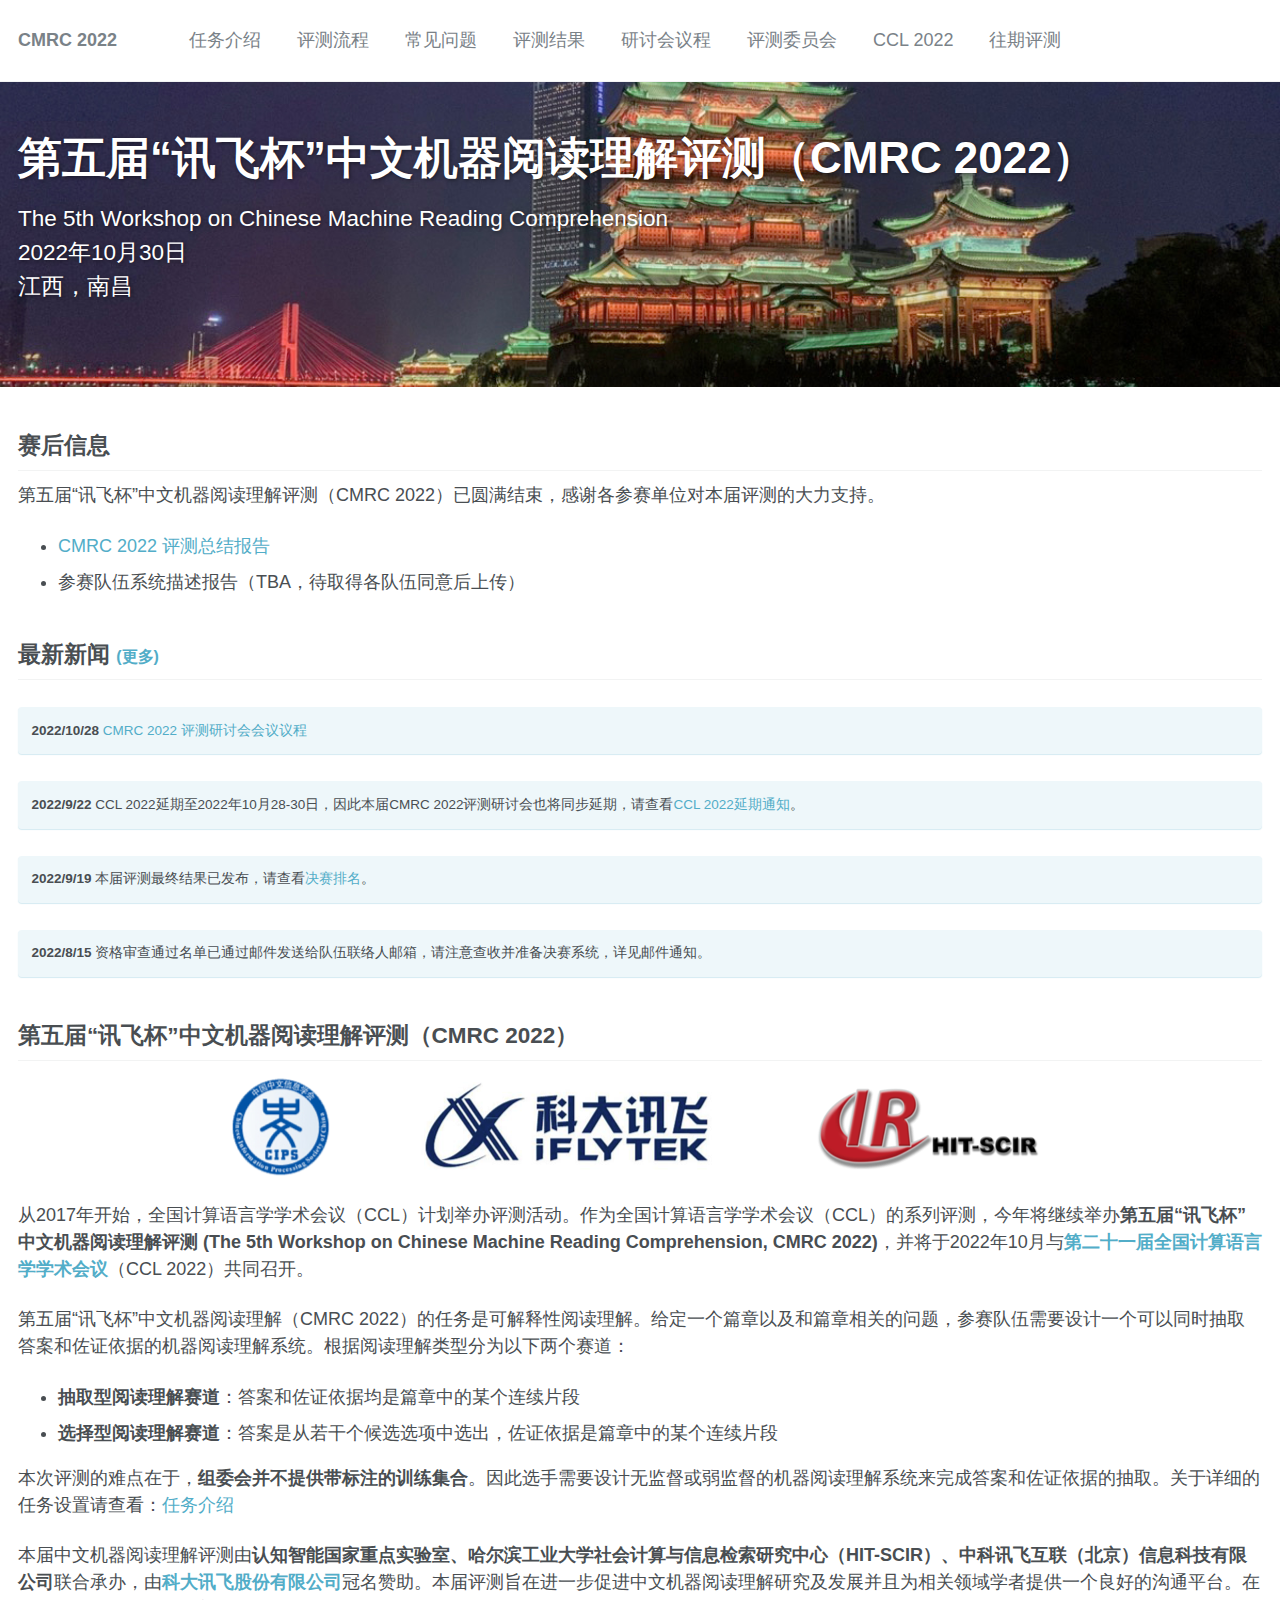
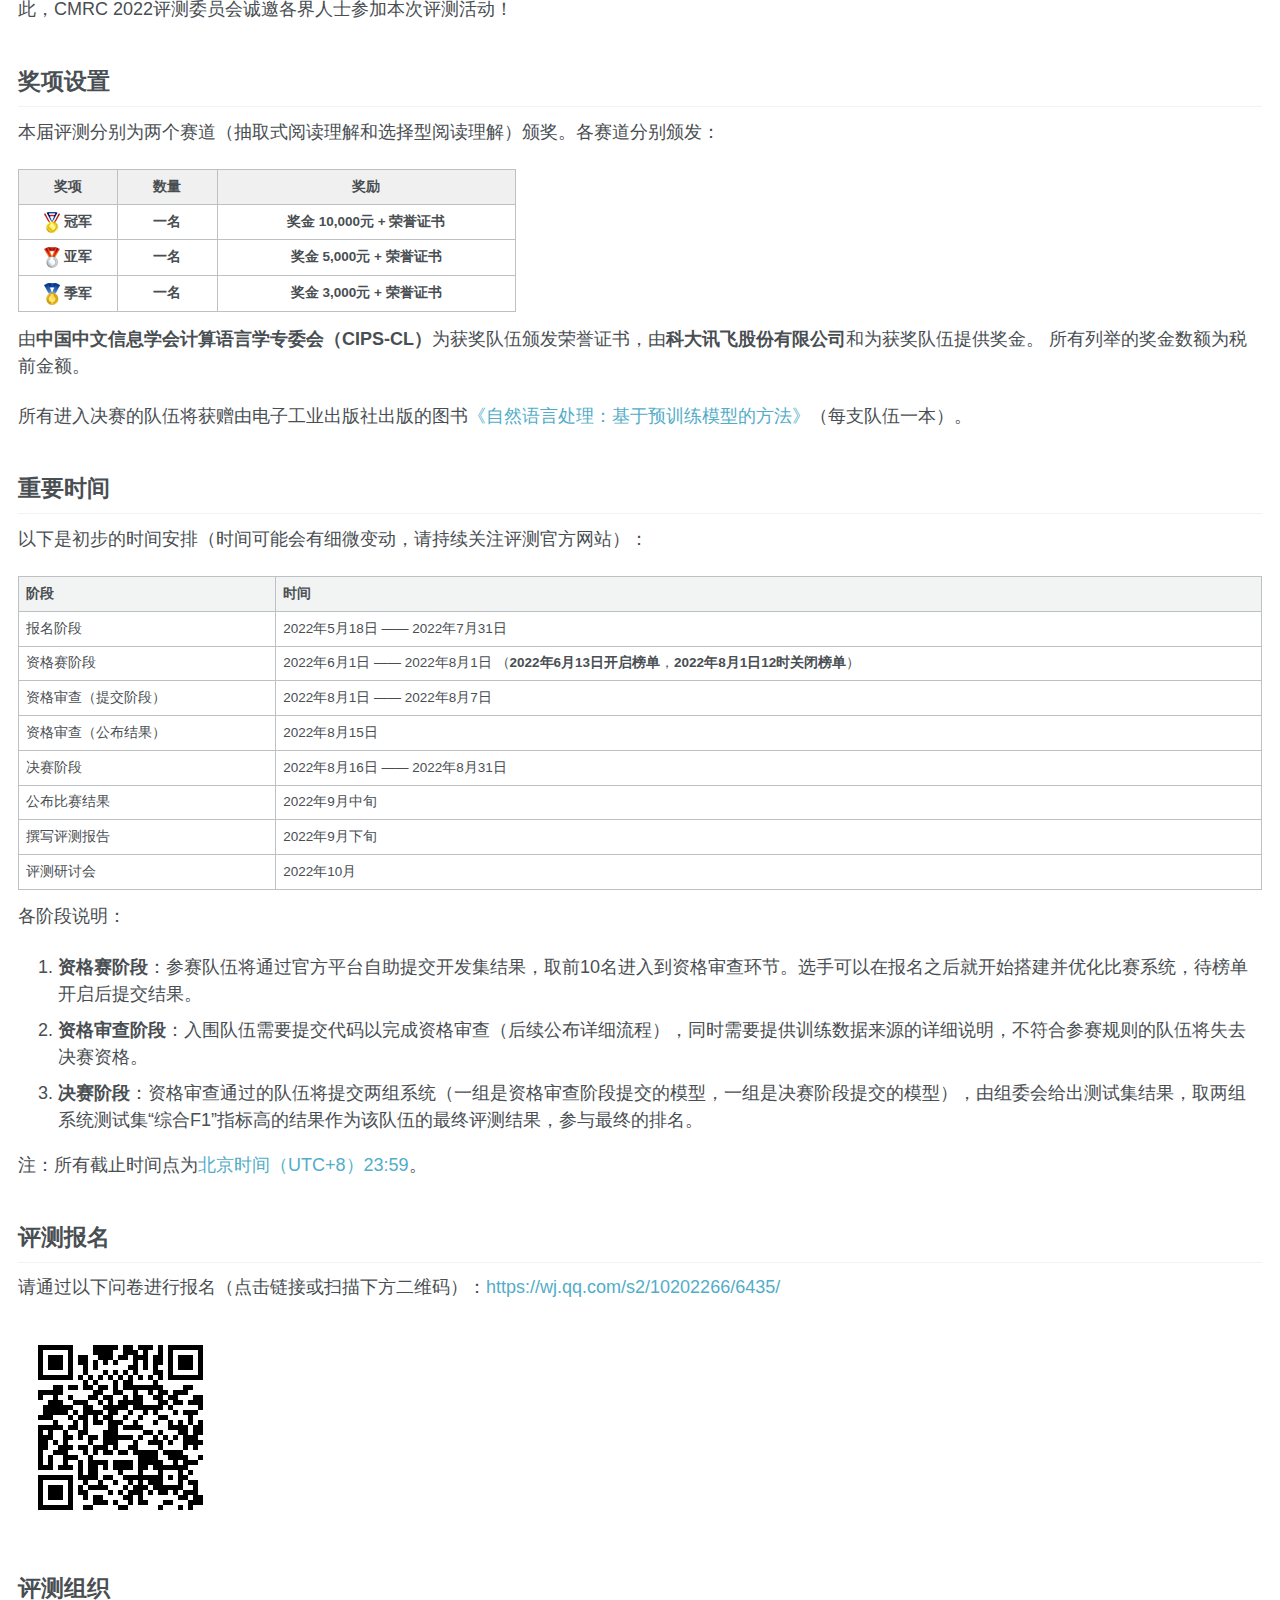
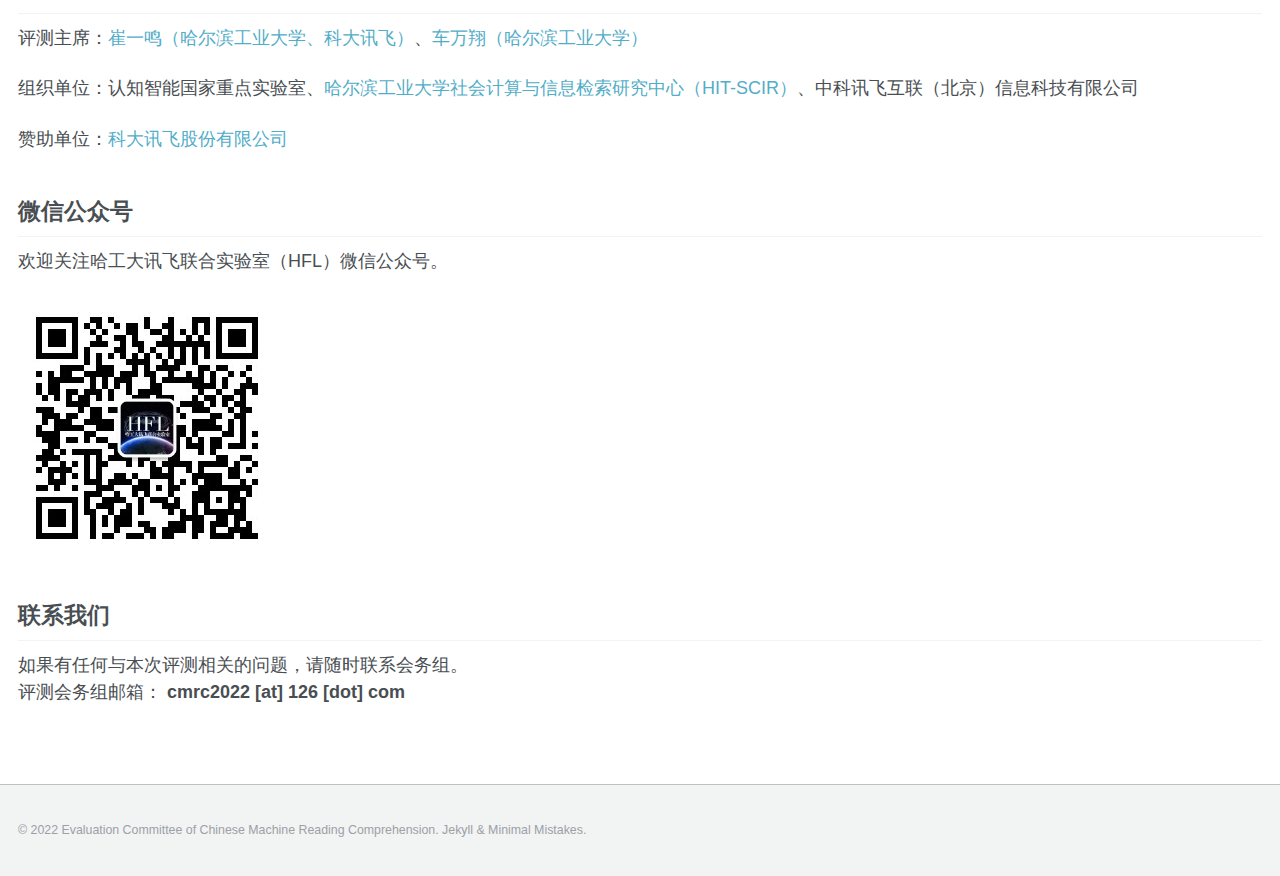
<file: index.html>
<!doctype html>
<html lang="zh" class="no-js">
  <head>
    

<meta charset="utf-8">



<!-- begin SEO -->









<title>第五届“讯飞杯”中文机器阅读理解评测（CMRC 2022） - CMRC 2022</title>







<meta property="og:locale" content="zh">
<meta property="og:site_name" content="CMRC 2022">
<meta property="og:title" content="第五届“讯飞杯”中文机器阅读理解评测（CMRC 2022）">


  <link rel="canonical" href="https://hfl-rc.github.io/cmrc2022/">
  <meta property="og:url" content="https://hfl-rc.github.io/cmrc2022/">



  <meta property="og:description" content="The 5th Workshop on Chinese Machine Reading Comprehension 2022年10月30日 江西，南昌">





  

  



  <meta property="og:image" content="https://hfl-rc.github.io/cmrc2022/images/cmrc2022-banner.jpg">








  <script type="application/ld+json">
    {
      "@context": "http://schema.org",
      "@type": "Organization",
      "url": "https://hfl-rc.github.io/cmrc2022",
      "logo": "https://hfl-rc.github.io/cmrc2022/images/"
    }
  </script>



  <script type="application/ld+json">
    {
      "@context" : "http://schema.org",
      "@type" : "Person",
      "name" : "Evaluation Committee of Chinese Machine Reading Comprehension",
      "url" : "https://hfl-rc.github.io/cmrc2022",
      "sameAs" : null
    }
  </script>






<!-- end SEO -->


<link href="https://hfl-rc.github.io/cmrc2022/feed.xml" type="application/atom+xml" rel="alternate" title="CMRC 2022 Feed">

<!-- http://t.co/dKP3o1e -->
<meta name="HandheldFriendly" content="True">
<meta name="MobileOptimized" content="320">
<meta name="viewport" content="width=device-width, initial-scale=1.0">

<script>
  document.documentElement.className = document.documentElement.className.replace(/\bno-js\b/g, '') + ' js ';
</script>

<!-- For all browsers -->
<link rel="stylesheet" href="https://hfl-rc.github.io/cmrc2022/assets/css/main.css">

<meta http-equiv="cleartype" content="on">
    <!-- start custom head snippets -->

<!-- insert favicons. use http://realfavicongenerator.net/ -->

<link rel="apple-touch-icon" sizes="57x57" href="https://hfl-rc.github.io/cmrc2022/images/apple-touch-icon-57x57.png">
<link rel="apple-touch-icon" sizes="60x60" href="https://hfl-rc.github.io/cmrc2022/images/apple-touch-icon-60x60.png">
<link rel="apple-touch-icon" sizes="72x72" href="https://hfl-rc.github.io/cmrc2022/images/apple-touch-icon-72x72.png">
<link rel="apple-touch-icon" sizes="76x76" href="https://hfl-rc.github.io/cmrc2022/images/apple-touch-icon-76x76.png">
<link rel="apple-touch-icon" sizes="114x114" href="https://hfl-rc.github.io/cmrc2022/images/apple-touch-icon-114x114.png">
<link rel="apple-touch-icon" sizes="120x120" href="https://hfl-rc.github.io/cmrc2022/images/apple-touch-icon-120x120.png">
<link rel="apple-touch-icon" sizes="144x144" href="https://hfl-rc.github.io/cmrc2022/images/apple-touch-icon-144x144.png">
<link rel="apple-touch-icon" sizes="152x152" href="https://hfl-rc.github.io/cmrc2022/images/apple-touch-icon-152x152.png">
<link rel="icon" type="image/png" href="https://hfl-rc.github.io/cmrc2022/images/favicon-32x32.png" sizes="32x32">
<link rel="icon" type="image/png" href="https://hfl-rc.github.io/cmrc2022/images/favicon-16x16.png" sizes="16x16">
<link rel="manifest" href="https://hfl-rc.github.io/cmrc2022/images/manifest.json">
<link rel="mask-icon" href="https://hfl-rc.github.io/cmrc2022/images/safari-pinned-tab.svg" color="#5bbad5">
<meta name="msapplication-TileColor" content="#2b5797">
<meta name="msapplication-TileImage" content="https://hfl-rc.github.io/cmrc2022/images/mstile-144x144.png">
<meta name="theme-color" content="#ffffff">

<!-- end custom head snippets -->

  </head>

  <body>

    <!--[if lt IE 9]>
<div class="notice--danger align-center" style="margin: 0;">You are using an <strong>outdated</strong> browser. Please <a href="http://browsehappy.com/">upgrade your browser</a> to improve your experience.</div>
<![endif]-->
    

<div class="masthead">
  <div class="masthead__inner-wrap">
    <div class="masthead__menu">
      <nav id="site-nav" class="greedy-nav">
        <button><div class="navicon"></div></button>
        <ul class="visible-links">
          <li class="masthead__menu-item masthead__menu-item--lg"><a href="https://hfl-rc.github.io/cmrc2022/">CMRC 2022</a></li>
          
            
            <li class="masthead__menu-item"><a href="https://hfl-rc.github.io/cmrc2022/task">任务介绍</a></li>
          
            
            <li class="masthead__menu-item"><a href="https://hfl-rc.github.io/cmrc2022/submission">评测流程</a></li>
          
            
            <li class="masthead__menu-item"><a href="https://hfl-rc.github.io/cmrc2022/faq">常见问题</a></li>
          
            
            <li class="masthead__menu-item"><a href="https://hfl-rc.github.io/cmrc2022/results">评测结果</a></li>
          
            
            <li class="masthead__menu-item"><a href="https://hfl-rc.github.io/cmrc2022/program">研讨会议程</a></li>
          
            
            <li class="masthead__menu-item"><a href="https://hfl-rc.github.io/cmrc2022/committee">评测委员会</a></li>
          
            
            <li class="masthead__menu-item"><a href="http://cips-cl.org/static/CCL2022/index.html">CCL 2022</a></li>
          
            
            <li class="masthead__menu-item"><a href="http://cmrc.hfl-rc.com">往期评测</a></li>
          
        </ul>
        <ul class="hidden-links hidden"></ul>
      </nav>
    </div>
  </div>
</div>


    


  









<div class="page__hero--overlay"
  style="background-color: #5e616c; background-image: url('https://hfl-rc.github.io/cmrc2022/images/cmrc2022-banner.jpg');"
>
  
    <div class="wrapper">
      <h1 class="page__title" itemprop="headline">
        
          第五届“讯飞杯”中文机器阅读理解评测（CMRC 2022）

        
      </h1>
      
        <p class="page__lead">The 5th Workshop on Chinese Machine Reading Comprehension <br />2022年10月30日 <br />江西，南昌
</p>
      
      
      
    </div>
  
  
    <span class="page__hero-caption">
</span>
  
</div>


<div id="main" role="main">
  <article class="splash" itemscope itemtype="http://schema.org/CreativeWork">
    <meta itemprop="headline" content="第五届“讯飞杯”中文机器阅读理解评测（CMRC 2022）">
    <meta itemprop="description" content="The 5th Workshop on Chinese Machine Reading Comprehension 2022年10月30日 江西，南昌">
    
    

    <section class="page__content" itemprop="text">
      <h2 id="赛后信息">赛后信息</h2>
<p>第五届“讯飞杯”中文机器阅读理解评测（CMRC 2022）已圆满结束，感谢各参赛单位对本届评测的大力支持。</p>

<ul>
  <li><a href="./res/cmrc2022_overview.pdf">CMRC 2022 评测总结报告</a></li>
  <li>参赛队伍系统描述报告（TBA，待取得各队伍同意后上传）</li>
</ul>

<h2>最新新闻 <font size="3"><a href="./news">(更多)</a></font></h2>
<p class="notice--info"><strong>2022/10/28</strong>  <a href="./program">CMRC 2022 评测研讨会会议议程</a></p>

<p class="notice--info"><strong>2022/9/22</strong>  CCL 2022延期至2022年10月28-30日，因此本届CMRC 2022评测研讨会也将同步延期，请查看<a href="http://www.cips-cl.org/static/CCL2022/cclProgram/delay/index.html">CCL 2022延期通知</a>。</p>

<p class="notice--info"><strong>2022/9/19</strong>  本届评测最终结果已发布，请查看<a href="./results">决赛排名</a>。</p>

<p class="notice--info"><strong>2022/8/15</strong>  资格审查通过名单已通过邮件发送给队伍联络人邮箱，请注意查收并准备决赛系统，详见邮件通知。</p>

<h2 id="第五届讯飞杯中文机器阅读理解评测cmrc-2022">第五届“讯飞杯”中文机器阅读理解评测（CMRC 2022）</h2>
<p><img src="./images/sponsor-small.png" alt="image-center" class="align-center" /></p>

<p>从2017年开始，全国计算语言学学术会议（CCL）计划举办评测活动。作为全国计算语言学学术会议（CCL）的系列评测，今年将继续举办<strong>第五届“讯飞杯”中文机器阅读理解评测 (The 5th Workshop on Chinese Machine Reading Comprehension, CMRC 2022)</strong>，并将于2022年10月与<strong><a href="http://cips-cl.org/static/CCL2022/index.html">第二十一届全国计算语言学学术会议</a></strong>（CCL 2022）共同召开。</p>

<p>第五届“讯飞杯”中文机器阅读理解（CMRC 2022）的任务是可解释性阅读理解。给定一个篇章以及和篇章相关的问题，参赛队伍需要设计一个可以同时抽取答案和佐证依据的机器阅读理解系统。根据阅读理解类型分为以下两个赛道：</p>

<ul>
  <li><strong>抽取型阅读理解赛道</strong>：答案和佐证依据均是篇章中的某个连续片段</li>
  <li><strong>选择型阅读理解赛道</strong>：答案是从若干个候选选项中选出，佐证依据是篇章中的某个连续片段</li>
</ul>

<p>本次评测的难点在于，<strong>组委会并不提供带标注的训练集合</strong>。因此选手需要设计无监督或弱监督的机器阅读理解系统来完成答案和佐证依据的抽取。关于详细的任务设置请查看：<a href="./task">任务介绍</a></p>

<p>本届中文机器阅读理解评测由<strong>认知智能国家重点实验室、哈尔滨工业大学社会计算与信息检索研究中心（HIT-SCIR）、中科讯飞互联（北京）信息科技有限公司</strong>联合承办，由<strong><a href="http://www.iflytek.com">科大讯飞股份有限公司</a></strong>冠名赞助。本届评测旨在进一步促进中文机器阅读理解研究及发展并且为相关领域学者提供一个良好的沟通平台。在此，CMRC 2022评测委员会诚邀各界人士参加本次评测活动！</p>

<h2 id="奖项设置">奖项设置</h2>
<p>本届评测分别为两个赛道（抽取式阅读理解和选择型阅读理解）颁奖。各赛道分别颁发：</p>

<table style="width: 40%">
	<tbody>
		<tr style="background-color: #F0F0F0">
			<td style="width: 20%;" align="center"><b>奖项</b></td>
			<td style="width: 20%;" align="center"><b>数量</b></td>
			<td style="width: 60%;" align="center"><b>奖励</b></td>
		</tr>
		<tr>
			<td style="width: 20%;" align="center"><img src="./images/gold.png" alt="gold" /> <b>冠军</b></td>
			<td style="width: 20%;" align="center"><b>一名</b></td>
			<td style="width: 60%;" align="center"><b> 奖金 10,000元 + 荣誉证书</b></td>
		</tr>
		<tr>
			<td style="width: 20%;" align="center"><img src="./images/silver.png" alt="silver" /> <b>亚军</b></td>
			<td style="width: 20%;" align="center"><b>一名</b></td>
			<td style="width: 60%;" align="center"><b>奖金 5,000元 + 荣誉证书</b></td>
		</tr>
		<tr>
			<td style="width: 20%;" align="center"><img src="./images/bronze.png" alt="bronze" /> <b>季军</b></td>
			<td style="width: 20%;" align="center"><b>一名</b></td>
			<td style="width: 60%;" align="center"><b>奖金 3,000元 + 荣誉证书</b></td>
		</tr>     
	</tbody>
</table>

<p>由<strong>中国中文信息学会计算语言学专委会（CIPS-CL）</strong>为获奖队伍颁发荣誉证书，由<strong>科大讯飞股份有限公司</strong>和为获奖队伍提供奖金。
所有列举的奖金数额为税前金额。</p>

<p>所有进入决赛的队伍将获赠由电子工业出版社出版的图书<a href="https://mp.weixin.qq.com/s?__biz=MzU2NDQ3MTQ0MA==&amp;mid=2247487140&amp;idx=1&amp;sn=937d5557d247335014eb7d113ebb1c24&amp;chksm=fc4b3d5bcb3cb44d7161a40bcacbaf2adcba101df58b1e650bb4364b5196bb4733b00ecb35f6&amp;scene=21&amp;token=1617911012&amp;lang=zh_CN#wechat_redirect">《自然语言处理：基于预训练模型的方法》</a>（每支队伍一本）。</p>

<h2 id="重要时间">重要时间</h2>

<p>以下是初步的时间安排（时间可能会有细微变动，请持续关注评测官方网站）：</p>

<table>
  <thead>
    <tr>
      <th style="text-align: left">阶段</th>
      <th style="text-align: left">时间</th>
    </tr>
  </thead>
  <tbody>
    <tr>
      <td style="text-align: left">报名阶段</td>
      <td style="text-align: left">2022年5月18日 —— 2022年7月31日</td>
    </tr>
    <tr>
      <td style="text-align: left">资格赛阶段</td>
      <td style="text-align: left">2022年6月1日 —— 2022年8月1日 （<strong>2022年6月13日开启榜单</strong>，<strong>2022年8月1日12时关闭榜单</strong>）</td>
    </tr>
    <tr>
      <td style="text-align: left">资格审查（提交阶段）</td>
      <td style="text-align: left">2022年8月1日 —— 2022年8月7日</td>
    </tr>
    <tr>
      <td style="text-align: left">资格审查（公布结果）</td>
      <td style="text-align: left">2022年8月15日</td>
    </tr>
    <tr>
      <td style="text-align: left">决赛阶段</td>
      <td style="text-align: left">2022年8月16日 —— 2022年8月31日</td>
    </tr>
    <tr>
      <td style="text-align: left">公布比赛结果</td>
      <td style="text-align: left">2022年9月中旬</td>
    </tr>
    <tr>
      <td style="text-align: left">撰写评测报告</td>
      <td style="text-align: left">2022年9月下旬</td>
    </tr>
    <tr>
      <td style="text-align: left">评测研讨会</td>
      <td style="text-align: left">2022年10月</td>
    </tr>
  </tbody>
</table>

<p>各阶段说明：</p>

<ol>
  <li><strong>资格赛阶段</strong>：参赛队伍将通过官方平台自助提交开发集结果，取前10名进入到资格审查环节。选手可以在报名之后就开始搭建并优化比赛系统，待榜单开启后提交结果。</li>
  <li><strong>资格审查阶段</strong>：入围队伍需要提交代码以完成资格审查（后续公布详细流程），同时需要提供训练数据来源的详细说明，不符合参赛规则的队伍将失去决赛资格。</li>
  <li><strong>决赛阶段</strong>：资格审查通过的队伍将提交两组系统（一组是资格审查阶段提交的模型，一组是决赛阶段提交的模型），由组委会给出测试集结果，取两组系统测试集“综合F1”指标高的结果作为该队伍的最终评测结果，参与最终的排名。</li>
</ol>

<p>注：所有截止时间点为<a href="https://time.is/UTC+8">北京时间（UTC+8）23:59</a>。<br /></p>

<h2 id="评测报名">评测报名</h2>
<p>请通过以下问卷进行报名（点击链接或扫描下方二维码）：<a href="https://wj.qq.com/s2/10202266/6435/">https://wj.qq.com/s2/10202266/6435/</a></p>

<p><img src="./images/registration.png" alt="qrcode.jpg" /></p>

<h2 id="评测组织">评测组织</h2>

<p>评测主席：<a href="https://ymcui.com">崔一鸣（哈尔滨工业大学、科大讯飞）</a>、<a href="http://ir.hit.edu.cn/~car/">车万翔（哈尔滨工业大学）</a></p>

<p>组织单位：认知智能国家重点实验室、<a href="http://ir.hit.edu.cn">哈尔滨工业大学社会计算与信息检索研究中心（HIT-SCIR）</a>、中科讯飞互联（北京）信息科技有限公司</p>

<p>赞助单位：<a href="http://www.iflytek.com">科大讯飞股份有限公司</a></p>

<h2 id="微信公众号">微信公众号</h2>
<p>欢迎关注哈工大讯飞联合实验室（HFL）微信公众号。</p>

<p><img src="./images/qrcode.jpg" alt="qrcode.jpg" /></p>

<h2 id="联系我们">联系我们</h2>
<p>如果有任何与本次评测相关的问题，请随时联系会务组。<br />
评测会务组邮箱： <strong>cmrc2022 [at] 126 [dot] com</strong></p>


    </section>
  </article>
</div>

    <div class="page__footer">
      <footer>
        <!-- start custom footer snippets -->

<!-- end custom footer snippets -->
        

<div class="page__footer-follow">
  <ul class="social-icons">
    
    
    
    
    
    
    <!--<li><a href="https://hfl-rc.github.io/cmrc2022/feed.xml"><i class="fa fa-fw fa-rss-square" aria-hidden="true"></i> </a></li>-->
  </ul>
</div>

<div class="page__footer-copyright">&copy; 2022 Evaluation Committee of Chinese Machine Reading Comprehension.  <a href="http://jekyllrb.com" rel="nofollow">Jekyll</a> &amp; <a href="https://mademistakes.com/work/minimal-mistakes-jekyll-theme/" rel="nofollow">Minimal Mistakes</a>.</div>

      </footer>
    </div>

    <script src="https://hfl-rc.github.io/cmrc2022/assets/js/main.min.js"></script>








  </body>
</html>
</file>
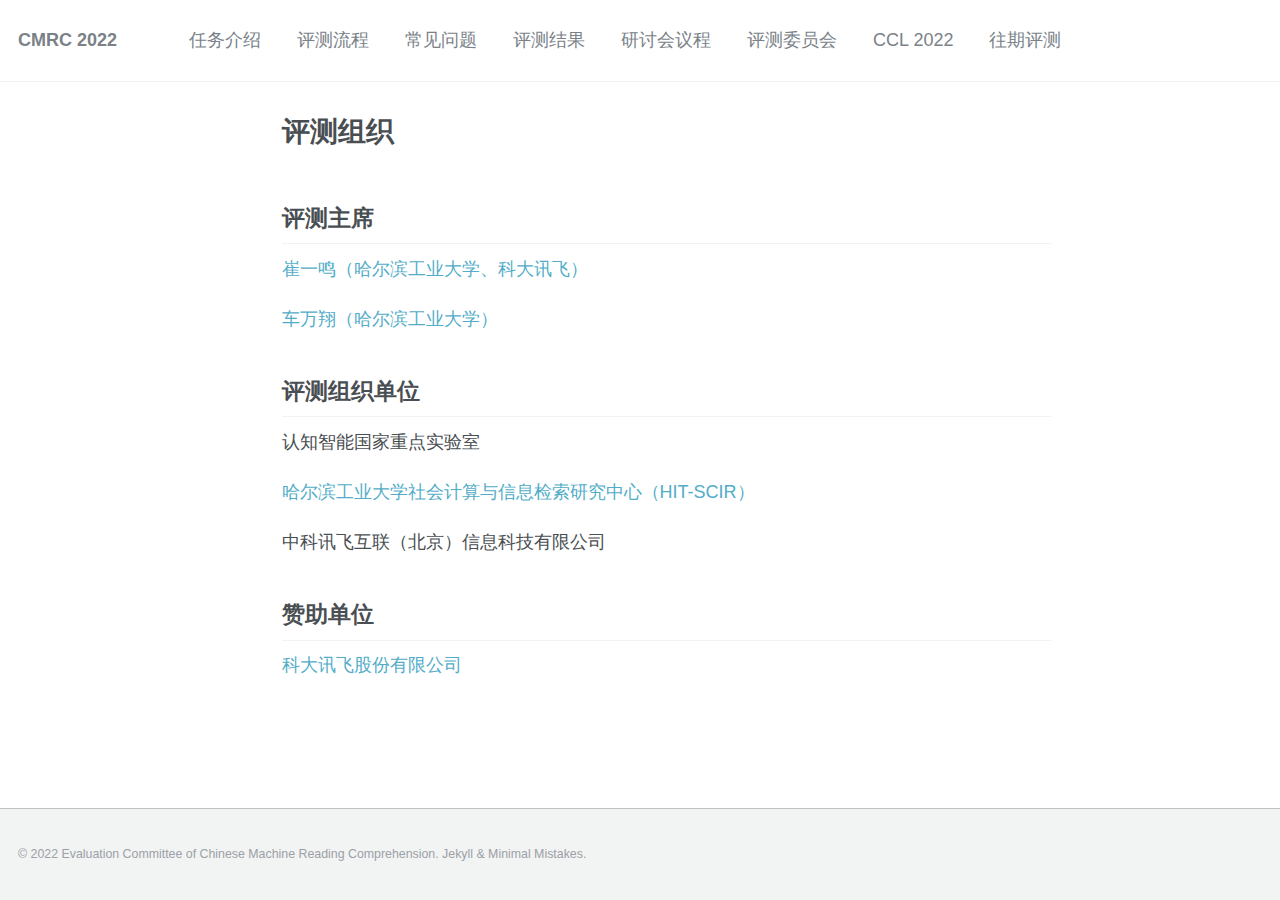
<file: committee/index.html>
<!doctype html>
<html lang="zh" class="no-js">
  <head>
    

<meta charset="utf-8">



<!-- begin SEO -->









<title>评测组织 - CMRC 2022</title>







<meta property="og:locale" content="zh">
<meta property="og:site_name" content="CMRC 2022">
<meta property="og:title" content="评测组织">


  <link rel="canonical" href="https://hfl-rc.github.io/cmrc2022/committee/">
  <meta property="og:url" content="https://hfl-rc.github.io/cmrc2022/committee/">







  

  










  <script type="application/ld+json">
    {
      "@context": "http://schema.org",
      "@type": "Organization",
      "url": "https://hfl-rc.github.io/cmrc2022",
      "logo": "https://hfl-rc.github.io/cmrc2022/images/"
    }
  </script>



  <script type="application/ld+json">
    {
      "@context" : "http://schema.org",
      "@type" : "Person",
      "name" : "Evaluation Committee of Chinese Machine Reading Comprehension",
      "url" : "https://hfl-rc.github.io/cmrc2022",
      "sameAs" : null
    }
  </script>






<!-- end SEO -->


<link href="https://hfl-rc.github.io/cmrc2022/feed.xml" type="application/atom+xml" rel="alternate" title="CMRC 2022 Feed">

<!-- http://t.co/dKP3o1e -->
<meta name="HandheldFriendly" content="True">
<meta name="MobileOptimized" content="320">
<meta name="viewport" content="width=device-width, initial-scale=1.0">

<script>
  document.documentElement.className = document.documentElement.className.replace(/\bno-js\b/g, '') + ' js ';
</script>

<!-- For all browsers -->
<link rel="stylesheet" href="https://hfl-rc.github.io/cmrc2022/assets/css/main.css">

<meta http-equiv="cleartype" content="on">
    <!-- start custom head snippets -->

<!-- insert favicons. use http://realfavicongenerator.net/ -->

<link rel="apple-touch-icon" sizes="57x57" href="https://hfl-rc.github.io/cmrc2022/images/apple-touch-icon-57x57.png">
<link rel="apple-touch-icon" sizes="60x60" href="https://hfl-rc.github.io/cmrc2022/images/apple-touch-icon-60x60.png">
<link rel="apple-touch-icon" sizes="72x72" href="https://hfl-rc.github.io/cmrc2022/images/apple-touch-icon-72x72.png">
<link rel="apple-touch-icon" sizes="76x76" href="https://hfl-rc.github.io/cmrc2022/images/apple-touch-icon-76x76.png">
<link rel="apple-touch-icon" sizes="114x114" href="https://hfl-rc.github.io/cmrc2022/images/apple-touch-icon-114x114.png">
<link rel="apple-touch-icon" sizes="120x120" href="https://hfl-rc.github.io/cmrc2022/images/apple-touch-icon-120x120.png">
<link rel="apple-touch-icon" sizes="144x144" href="https://hfl-rc.github.io/cmrc2022/images/apple-touch-icon-144x144.png">
<link rel="apple-touch-icon" sizes="152x152" href="https://hfl-rc.github.io/cmrc2022/images/apple-touch-icon-152x152.png">
<link rel="icon" type="image/png" href="https://hfl-rc.github.io/cmrc2022/images/favicon-32x32.png" sizes="32x32">
<link rel="icon" type="image/png" href="https://hfl-rc.github.io/cmrc2022/images/favicon-16x16.png" sizes="16x16">
<link rel="manifest" href="https://hfl-rc.github.io/cmrc2022/images/manifest.json">
<link rel="mask-icon" href="https://hfl-rc.github.io/cmrc2022/images/safari-pinned-tab.svg" color="#5bbad5">
<meta name="msapplication-TileColor" content="#2b5797">
<meta name="msapplication-TileImage" content="https://hfl-rc.github.io/cmrc2022/images/mstile-144x144.png">
<meta name="theme-color" content="#ffffff">

<!-- end custom head snippets -->

  </head>

  <body>

    <!--[if lt IE 9]>
<div class="notice--danger align-center" style="margin: 0;">You are using an <strong>outdated</strong> browser. Please <a href="http://browsehappy.com/">upgrade your browser</a> to improve your experience.</div>
<![endif]-->
    

<div class="masthead">
  <div class="masthead__inner-wrap">
    <div class="masthead__menu">
      <nav id="site-nav" class="greedy-nav">
        <button><div class="navicon"></div></button>
        <ul class="visible-links">
          <li class="masthead__menu-item masthead__menu-item--lg"><a href="https://hfl-rc.github.io/cmrc2022/">CMRC 2022</a></li>
          
            
            <li class="masthead__menu-item"><a href="https://hfl-rc.github.io/cmrc2022/task">任务介绍</a></li>
          
            
            <li class="masthead__menu-item"><a href="https://hfl-rc.github.io/cmrc2022/submission">评测流程</a></li>
          
            
            <li class="masthead__menu-item"><a href="https://hfl-rc.github.io/cmrc2022/faq">常见问题</a></li>
          
            
            <li class="masthead__menu-item"><a href="https://hfl-rc.github.io/cmrc2022/results">评测结果</a></li>
          
            
            <li class="masthead__menu-item"><a href="https://hfl-rc.github.io/cmrc2022/program">研讨会议程</a></li>
          
            
            <li class="masthead__menu-item"><a href="https://hfl-rc.github.io/cmrc2022/committee">评测委员会</a></li>
          
            
            <li class="masthead__menu-item"><a href="http://cips-cl.org/static/CCL2022/index.html">CCL 2022</a></li>
          
            
            <li class="masthead__menu-item"><a href="http://cmrc.hfl-rc.com">往期评测</a></li>
          
        </ul>
        <ul class="hidden-links hidden"></ul>
      </nav>
    </div>
  </div>
</div>


    





<div id="main" role="main">
  


  <div class="sidebar sticky">
  
  
    
    
  
  </div>


  <article class="page" itemscope itemtype="http://schema.org/CreativeWork">
    <meta itemprop="headline" content="评测组织">
    
    
    

    <div class="page__inner-wrap">
      
        <header>
          <h1 class="page__title" itemprop="headline">评测组织
</h1>
          
        </header>
      

      <section class="page__content" itemprop="text">
        
<h2 id="评测主席">评测主席</h2>

<p><a href="https://ymcui.com">崔一鸣（哈尔滨工业大学、科大讯飞）</a></p>

<p><a href="http://ir.hit.edu.cn/~car/">车万翔（哈尔滨工业大学）</a></p>

<h2 id="评测组织单位">评测组织单位</h2>

<p>认知智能国家重点实验室</p>

<p><a href="http://ir.hit.edu.cn">哈尔滨工业大学社会计算与信息检索研究中心（HIT-SCIR）</a></p>

<p>中科讯飞互联（北京）信息科技有限公司</p>

<h2 id="赞助单位">赞助单位</h2>

<p><a href="http://www.iflytek.com">科大讯飞股份有限公司</a></p>


        
      </section>

      <footer class="page__meta">
        
        




        
      </footer>

      

      


    </div>

    
  </article>

  
  
</div>

    <div class="page__footer">
      <footer>
        <!-- start custom footer snippets -->

<!-- end custom footer snippets -->
        

<div class="page__footer-follow">
  <ul class="social-icons">
    
    
    
    
    
    
    <!--<li><a href="https://hfl-rc.github.io/cmrc2022/feed.xml"><i class="fa fa-fw fa-rss-square" aria-hidden="true"></i> </a></li>-->
  </ul>
</div>

<div class="page__footer-copyright">&copy; 2022 Evaluation Committee of Chinese Machine Reading Comprehension.  <a href="http://jekyllrb.com" rel="nofollow">Jekyll</a> &amp; <a href="https://mademistakes.com/work/minimal-mistakes-jekyll-theme/" rel="nofollow">Minimal Mistakes</a>.</div>

      </footer>
    </div>

    <script src="https://hfl-rc.github.io/cmrc2022/assets/js/main.min.js"></script>








  </body>
</html>
</file>
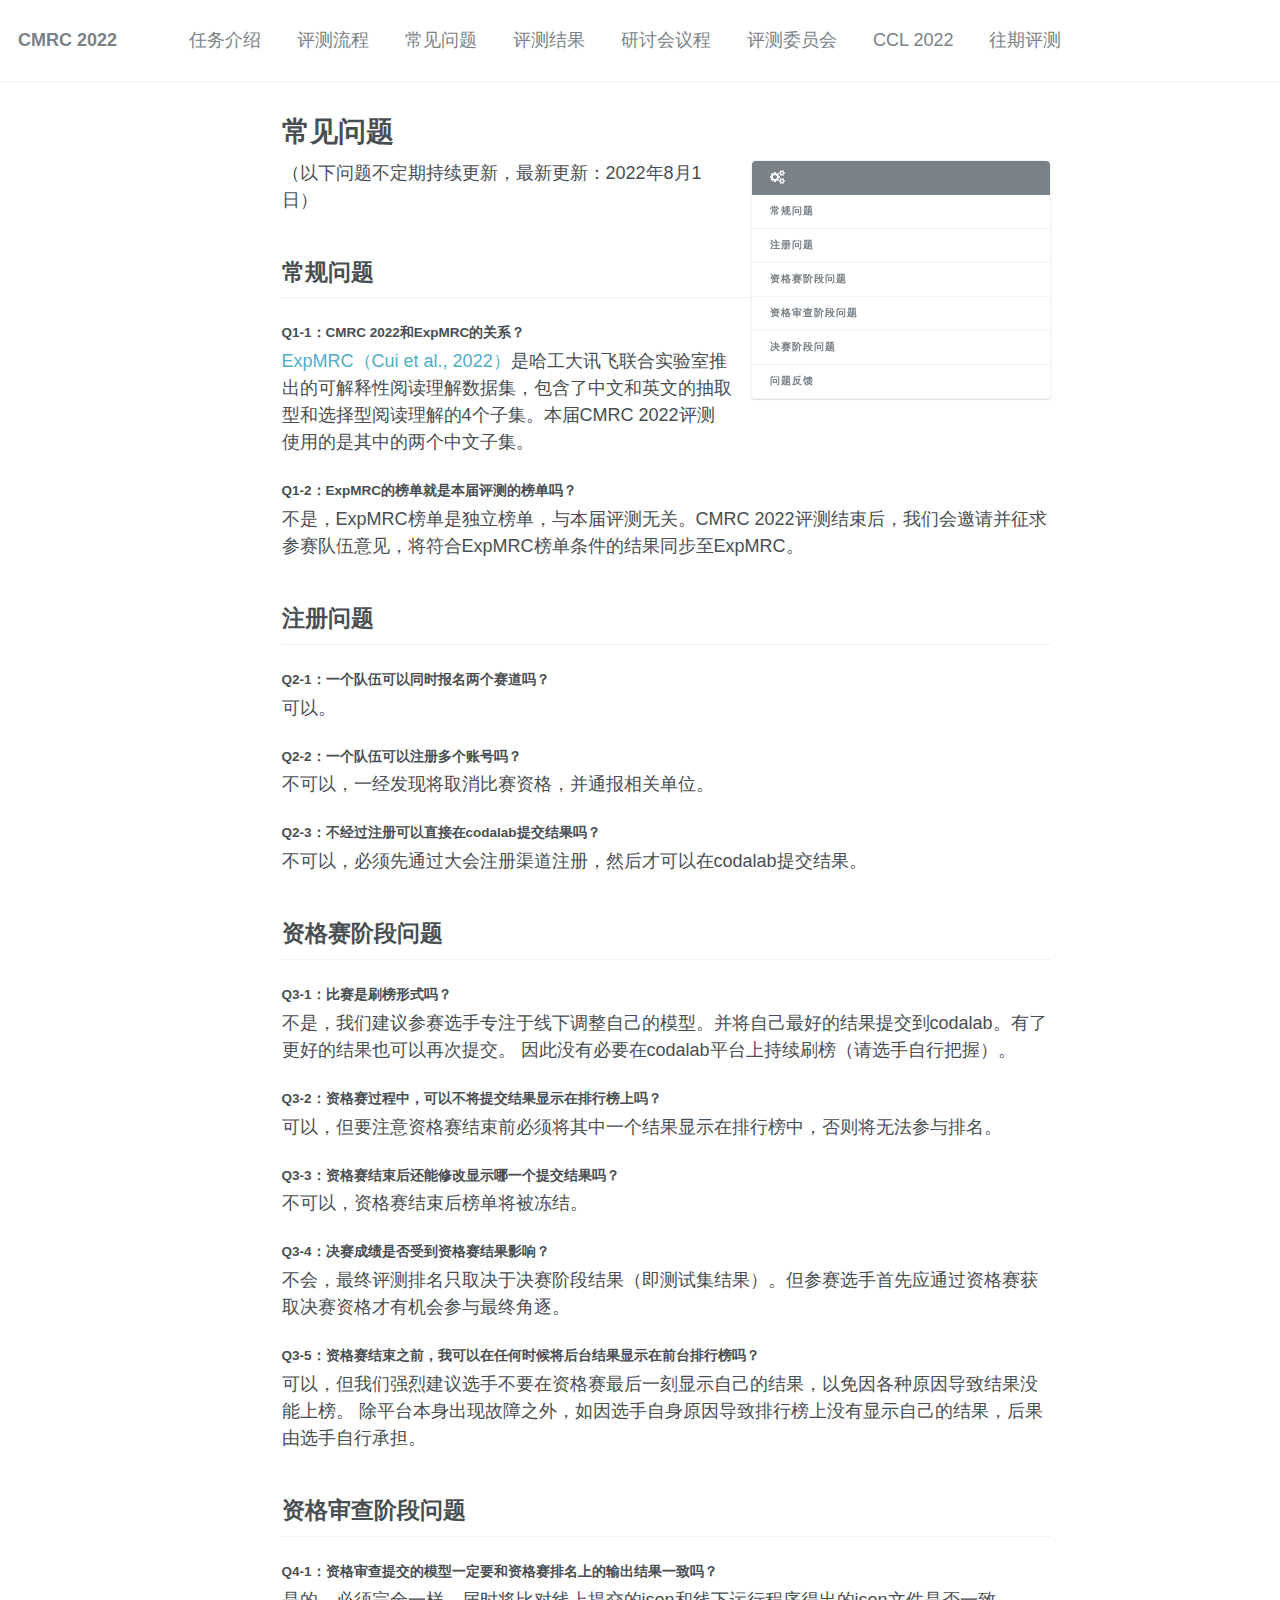
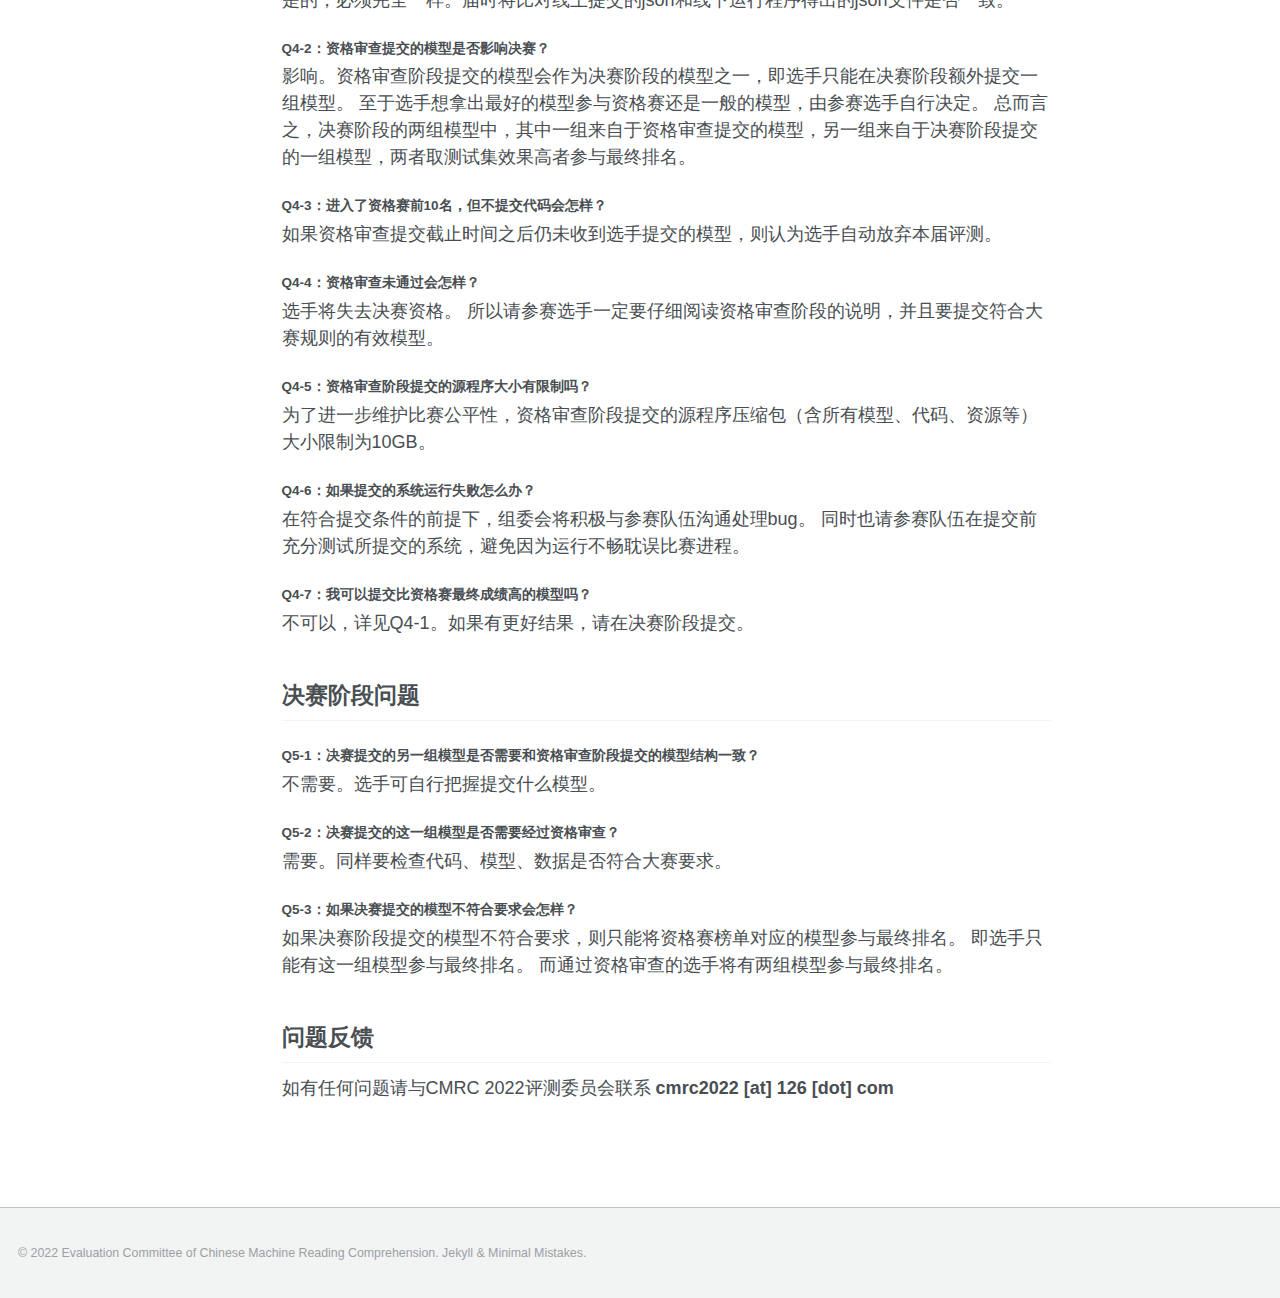
<file: faq/index.html>
<!doctype html>
<html lang="zh" class="no-js">
  <head>
    

<meta charset="utf-8">



<!-- begin SEO -->









<title>常见问题 - CMRC 2022</title>







<meta property="og:locale" content="zh">
<meta property="og:site_name" content="CMRC 2022">
<meta property="og:title" content="常见问题">


  <link rel="canonical" href="https://hfl-rc.github.io/cmrc2022/faq/">
  <meta property="og:url" content="https://hfl-rc.github.io/cmrc2022/faq/">







  

  










  <script type="application/ld+json">
    {
      "@context": "http://schema.org",
      "@type": "Organization",
      "url": "https://hfl-rc.github.io/cmrc2022",
      "logo": "https://hfl-rc.github.io/cmrc2022/images/"
    }
  </script>



  <script type="application/ld+json">
    {
      "@context" : "http://schema.org",
      "@type" : "Person",
      "name" : "Evaluation Committee of Chinese Machine Reading Comprehension",
      "url" : "https://hfl-rc.github.io/cmrc2022",
      "sameAs" : null
    }
  </script>






<!-- end SEO -->


<link href="https://hfl-rc.github.io/cmrc2022/feed.xml" type="application/atom+xml" rel="alternate" title="CMRC 2022 Feed">

<!-- http://t.co/dKP3o1e -->
<meta name="HandheldFriendly" content="True">
<meta name="MobileOptimized" content="320">
<meta name="viewport" content="width=device-width, initial-scale=1.0">

<script>
  document.documentElement.className = document.documentElement.className.replace(/\bno-js\b/g, '') + ' js ';
</script>

<!-- For all browsers -->
<link rel="stylesheet" href="https://hfl-rc.github.io/cmrc2022/assets/css/main.css">

<meta http-equiv="cleartype" content="on">
    <!-- start custom head snippets -->

<!-- insert favicons. use http://realfavicongenerator.net/ -->

<link rel="apple-touch-icon" sizes="57x57" href="https://hfl-rc.github.io/cmrc2022/images/apple-touch-icon-57x57.png">
<link rel="apple-touch-icon" sizes="60x60" href="https://hfl-rc.github.io/cmrc2022/images/apple-touch-icon-60x60.png">
<link rel="apple-touch-icon" sizes="72x72" href="https://hfl-rc.github.io/cmrc2022/images/apple-touch-icon-72x72.png">
<link rel="apple-touch-icon" sizes="76x76" href="https://hfl-rc.github.io/cmrc2022/images/apple-touch-icon-76x76.png">
<link rel="apple-touch-icon" sizes="114x114" href="https://hfl-rc.github.io/cmrc2022/images/apple-touch-icon-114x114.png">
<link rel="apple-touch-icon" sizes="120x120" href="https://hfl-rc.github.io/cmrc2022/images/apple-touch-icon-120x120.png">
<link rel="apple-touch-icon" sizes="144x144" href="https://hfl-rc.github.io/cmrc2022/images/apple-touch-icon-144x144.png">
<link rel="apple-touch-icon" sizes="152x152" href="https://hfl-rc.github.io/cmrc2022/images/apple-touch-icon-152x152.png">
<link rel="icon" type="image/png" href="https://hfl-rc.github.io/cmrc2022/images/favicon-32x32.png" sizes="32x32">
<link rel="icon" type="image/png" href="https://hfl-rc.github.io/cmrc2022/images/favicon-16x16.png" sizes="16x16">
<link rel="manifest" href="https://hfl-rc.github.io/cmrc2022/images/manifest.json">
<link rel="mask-icon" href="https://hfl-rc.github.io/cmrc2022/images/safari-pinned-tab.svg" color="#5bbad5">
<meta name="msapplication-TileColor" content="#2b5797">
<meta name="msapplication-TileImage" content="https://hfl-rc.github.io/cmrc2022/images/mstile-144x144.png">
<meta name="theme-color" content="#ffffff">

<!-- end custom head snippets -->

  </head>

  <body>

    <!--[if lt IE 9]>
<div class="notice--danger align-center" style="margin: 0;">You are using an <strong>outdated</strong> browser. Please <a href="http://browsehappy.com/">upgrade your browser</a> to improve your experience.</div>
<![endif]-->
    

<div class="masthead">
  <div class="masthead__inner-wrap">
    <div class="masthead__menu">
      <nav id="site-nav" class="greedy-nav">
        <button><div class="navicon"></div></button>
        <ul class="visible-links">
          <li class="masthead__menu-item masthead__menu-item--lg"><a href="https://hfl-rc.github.io/cmrc2022/">CMRC 2022</a></li>
          
            
            <li class="masthead__menu-item"><a href="https://hfl-rc.github.io/cmrc2022/task">任务介绍</a></li>
          
            
            <li class="masthead__menu-item"><a href="https://hfl-rc.github.io/cmrc2022/submission">评测流程</a></li>
          
            
            <li class="masthead__menu-item"><a href="https://hfl-rc.github.io/cmrc2022/faq">常见问题</a></li>
          
            
            <li class="masthead__menu-item"><a href="https://hfl-rc.github.io/cmrc2022/results">评测结果</a></li>
          
            
            <li class="masthead__menu-item"><a href="https://hfl-rc.github.io/cmrc2022/program">研讨会议程</a></li>
          
            
            <li class="masthead__menu-item"><a href="https://hfl-rc.github.io/cmrc2022/committee">评测委员会</a></li>
          
            
            <li class="masthead__menu-item"><a href="http://cips-cl.org/static/CCL2022/index.html">CCL 2022</a></li>
          
            
            <li class="masthead__menu-item"><a href="http://cmrc.hfl-rc.com">往期评测</a></li>
          
        </ul>
        <ul class="hidden-links hidden"></ul>
      </nav>
    </div>
  </div>
</div>


    





<div id="main" role="main">
  


  <div class="sidebar sticky">
  
  
    
      
      
      
    
    
      


<nav class="nav__list">
  
  <ul>
    
  </ul>
</nav>
    
  
  </div>


  <article class="page" itemscope itemtype="http://schema.org/CreativeWork">
    <meta itemprop="headline" content="常见问题">
    
    
    

    <div class="page__inner-wrap">
      
        <header>
          <h1 class="page__title" itemprop="headline">常见问题
</h1>
          
        </header>
      

      <section class="page__content" itemprop="text">
        
<aside class="sidebar__right">
<nav class="toc">
    <header><h4 class="nav__title"><i class="fa fa-gears"></i> </h4></header>
<ul class="toc__menu" id="markdown-toc">
  <li><a href="#常规问题" id="markdown-toc-常规问题">常规问题</a></li>
  <li><a href="#注册问题" id="markdown-toc-注册问题">注册问题</a></li>
  <li><a href="#资格赛阶段问题" id="markdown-toc-资格赛阶段问题">资格赛阶段问题</a></li>
  <li><a href="#资格审查阶段问题" id="markdown-toc-资格审查阶段问题">资格审查阶段问题</a></li>
  <li><a href="#决赛阶段问题" id="markdown-toc-决赛阶段问题">决赛阶段问题</a></li>
  <li><a href="#问题反馈" id="markdown-toc-问题反馈">问题反馈</a></li>
</ul>

  </nav>
</aside>

<p>（以下问题不定期持续更新，最新更新：2022年8月1日）</p>

<h2 id="常规问题">常规问题</h2>

<h4 id="q1-1cmrc-2022和expmrc的关系">Q1-1：CMRC 2022和ExpMRC的关系？</h4>
<p><a href="https://mp.weixin.qq.com/s?__biz=MzU2NDQ3MTQ0MA==&amp;mid=2247487825&amp;idx=1&amp;sn=24f2ea11c73acb0d6bfe607f05ab4e57&amp;chksm=fc4b22aecb3cabb89bf800787361b559de69b5204f058f2ff339d0a7830ffe7def17fdbf96fa&amp;token=1617911012&amp;lang=zh_CN#rd">ExpMRC（Cui et al., 2022）</a>是哈工大讯飞联合实验室推出的可解释性阅读理解数据集，包含了中文和英文的抽取型和选择型阅读理解的4个子集。本届CMRC 2022评测使用的是其中的两个中文子集。</p>

<h4 id="q1-2expmrc的榜单就是本届评测的榜单吗">Q1-2：ExpMRC的榜单就是本届评测的榜单吗？</h4>
<p>不是，ExpMRC榜单是独立榜单，与本届评测无关。CMRC 2022评测结束后，我们会邀请并征求参赛队伍意见，将符合ExpMRC榜单条件的结果同步至ExpMRC。</p>

<h2 id="注册问题">注册问题</h2>
<h4 id="q2-1一个队伍可以同时报名两个赛道吗">Q2-1：一个队伍可以同时报名两个赛道吗？</h4>
<p>可以。</p>

<h4 id="q2-2一个队伍可以注册多个账号吗">Q2-2：一个队伍可以注册多个账号吗？</h4>
<p>不可以，一经发现将取消比赛资格，并通报相关单位。</p>

<h4 id="q2-3不经过注册可以直接在codalab提交结果吗">Q2-3：不经过注册可以直接在codalab提交结果吗？</h4>
<p>不可以，必须先通过大会注册渠道注册，然后才可以在codalab提交结果。</p>

<h2 id="资格赛阶段问题">资格赛阶段问题</h2>
<h4 id="q3-1比赛是刷榜形式吗">Q3-1：比赛是刷榜形式吗？</h4>
<p>不是，我们建议参赛选手专注于线下调整自己的模型。并将自己最好的结果提交到codalab。有了更好的结果也可以再次提交。
因此没有必要在codalab平台上持续刷榜（请选手自行把握）。</p>

<h4 id="q3-2资格赛过程中可以不将提交结果显示在排行榜上吗">Q3-2：资格赛过程中，可以不将提交结果显示在排行榜上吗？</h4>
<p>可以，但要注意资格赛结束前必须将其中一个结果显示在排行榜中，否则将无法参与排名。</p>

<h4 id="q3-3资格赛结束后还能修改显示哪一个提交结果吗">Q3-3：资格赛结束后还能修改显示哪一个提交结果吗？</h4>
<p>不可以，资格赛结束后榜单将被冻结。</p>

<h4 id="q3-4决赛成绩是否受到资格赛结果影响">Q3-4：决赛成绩是否受到资格赛结果影响？</h4>
<p>不会，最终评测排名只取决于决赛阶段结果（即测试集结果）。但参赛选手首先应通过资格赛获取决赛资格才有机会参与最终角逐。</p>

<h4 id="q3-5资格赛结束之前我可以在任何时候将后台结果显示在前台排行榜吗">Q3-5：资格赛结束之前，我可以在任何时候将后台结果显示在前台排行榜吗？</h4>
<p>可以，但我们强烈建议选手不要在资格赛最后一刻显示自己的结果，以免因各种原因导致结果没能上榜。
除平台本身出现故障之外，如因选手自身原因导致排行榜上没有显示自己的结果，后果由选手自行承担。</p>

<h2 id="资格审查阶段问题">资格审查阶段问题</h2>
<h4 id="q4-1资格审查提交的模型一定要和资格赛排名上的输出结果一致吗">Q4-1：资格审查提交的模型一定要和资格赛排名上的输出结果一致吗？</h4>
<p>是的，必须完全一样。届时将比对线上提交的json和线下运行程序得出的json文件是否一致。</p>

<h4 id="q4-2资格审查提交的模型是否影响决赛">Q4-2：资格审查提交的模型是否影响决赛？</h4>
<p>影响。资格审查阶段提交的模型会作为决赛阶段的模型之一，即选手只能在决赛阶段额外提交一组模型。
至于选手想拿出最好的模型参与资格赛还是一般的模型，由参赛选手自行决定。
总而言之，决赛阶段的两组模型中，其中一组来自于资格审查提交的模型，另一组来自于决赛阶段提交的一组模型，两者取测试集效果高者参与最终排名。</p>

<h4 id="q4-3进入了资格赛前10名但不提交代码会怎样">Q4-3：进入了资格赛前10名，但不提交代码会怎样？</h4>
<p>如果资格审查提交截止时间之后仍未收到选手提交的模型，则认为选手自动放弃本届评测。</p>

<h4 id="q4-4资格审查未通过会怎样">Q4-4：资格审查未通过会怎样？</h4>
<p>选手将失去决赛资格。
所以请参赛选手一定要仔细阅读资格审查阶段的说明，并且要提交符合大赛规则的有效模型。</p>

<h4 id="q4-5资格审查阶段提交的源程序大小有限制吗">Q4-5：资格审查阶段提交的源程序大小有限制吗？</h4>
<p>为了进一步维护比赛公平性，资格审查阶段提交的源程序压缩包（含所有模型、代码、资源等）大小限制为10GB。</p>

<h4 id="q4-6如果提交的系统运行失败怎么办">Q4-6：如果提交的系统运行失败怎么办？</h4>
<p>在符合提交条件的前提下，组委会将积极与参赛队伍沟通处理bug。
同时也请参赛队伍在提交前充分测试所提交的系统，避免因为运行不畅耽误比赛进程。</p>

<h4 id="q4-7我可以提交比资格赛最终成绩高的模型吗">Q4-7：我可以提交比资格赛最终成绩高的模型吗？</h4>
<p>不可以，详见Q4-1。如果有更好结果，请在决赛阶段提交。</p>

<h2 id="决赛阶段问题">决赛阶段问题</h2>
<h4 id="q5-1决赛提交的另一组模型是否需要和资格审查阶段提交的模型结构一致">Q5-1：决赛提交的另一组模型是否需要和资格审查阶段提交的模型结构一致？</h4>
<p>不需要。选手可自行把握提交什么模型。</p>

<h4 id="q5-2决赛提交的这一组模型是否需要经过资格审查">Q5-2：决赛提交的这一组模型是否需要经过资格审查？</h4>
<p>需要。同样要检查代码、模型、数据是否符合大赛要求。</p>

<h4 id="q5-3如果决赛提交的模型不符合要求会怎样">Q5-3：如果决赛提交的模型不符合要求会怎样？</h4>
<p>如果决赛阶段提交的模型不符合要求，则只能将资格赛榜单对应的模型参与最终排名。
即选手只能有这一组模型参与最终排名。
而通过资格审查的选手将有两组模型参与最终排名。</p>

<h2 id="问题反馈">问题反馈</h2>
<p>如有任何问题请与CMRC 2022评测委员会联系 <strong>cmrc2022 [at] 126 [dot] com</strong></p>

        
      </section>

      <footer class="page__meta">
        
        




        
      </footer>

      

      


    </div>

    
  </article>

  
  
</div>

    <div class="page__footer">
      <footer>
        <!-- start custom footer snippets -->

<!-- end custom footer snippets -->
        

<div class="page__footer-follow">
  <ul class="social-icons">
    
    
    
    
    
    
    <!--<li><a href="https://hfl-rc.github.io/cmrc2022/feed.xml"><i class="fa fa-fw fa-rss-square" aria-hidden="true"></i> </a></li>-->
  </ul>
</div>

<div class="page__footer-copyright">&copy; 2022 Evaluation Committee of Chinese Machine Reading Comprehension.  <a href="http://jekyllrb.com" rel="nofollow">Jekyll</a> &amp; <a href="https://mademistakes.com/work/minimal-mistakes-jekyll-theme/" rel="nofollow">Minimal Mistakes</a>.</div>

      </footer>
    </div>

    <script src="https://hfl-rc.github.io/cmrc2022/assets/js/main.min.js"></script>








  </body>
</html>
</file>
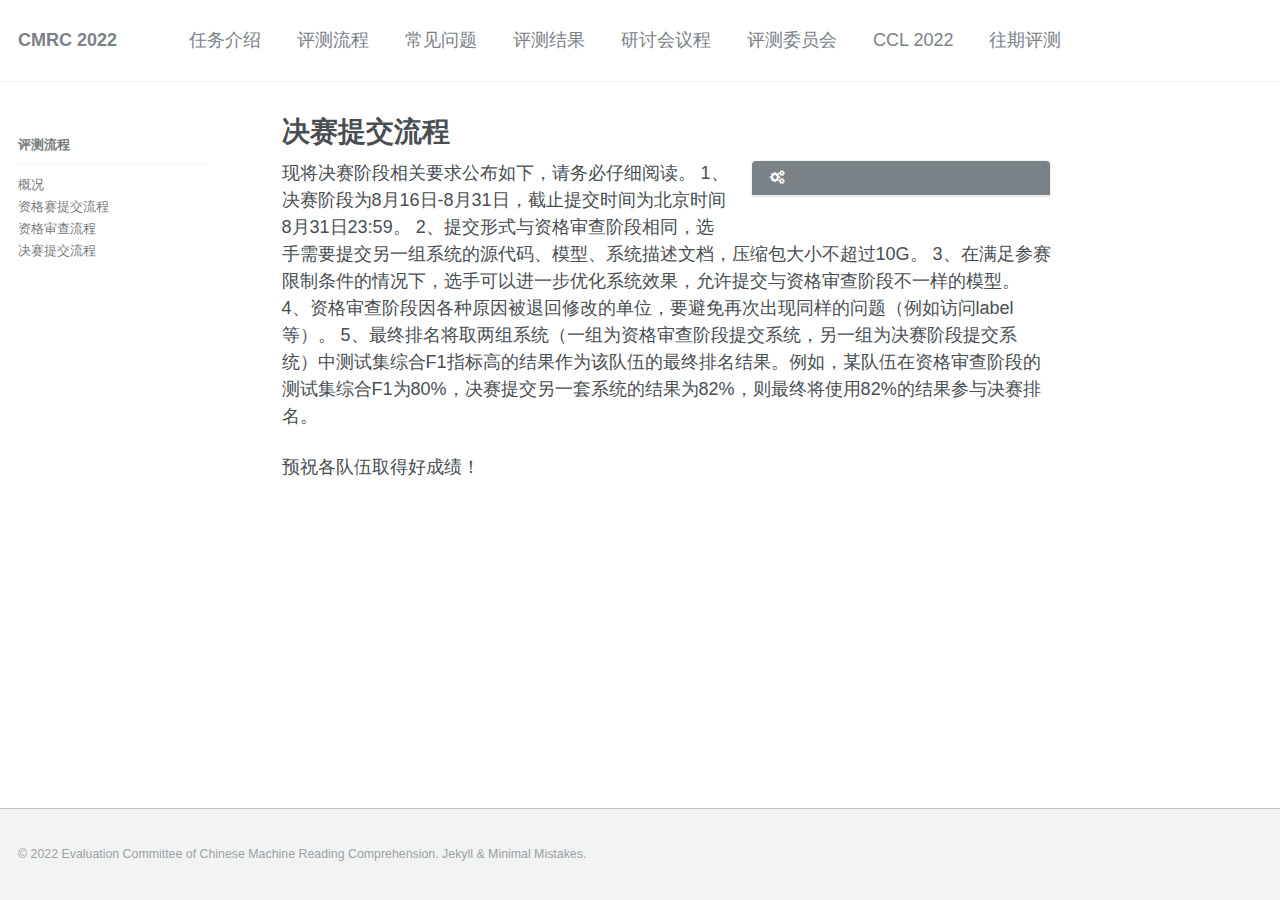
<file: final/index.html>
<!doctype html>
<html lang="zh" class="no-js">
  <head>
    

<meta charset="utf-8">



<!-- begin SEO -->









<title>决赛提交流程 - CMRC 2022</title>







<meta property="og:locale" content="zh">
<meta property="og:site_name" content="CMRC 2022">
<meta property="og:title" content="决赛提交流程">


  <link rel="canonical" href="https://hfl-rc.github.io/cmrc2022/final/">
  <meta property="og:url" content="https://hfl-rc.github.io/cmrc2022/final/">







  

  










  <script type="application/ld+json">
    {
      "@context": "http://schema.org",
      "@type": "Organization",
      "url": "https://hfl-rc.github.io/cmrc2022",
      "logo": "https://hfl-rc.github.io/cmrc2022/images/"
    }
  </script>



  <script type="application/ld+json">
    {
      "@context" : "http://schema.org",
      "@type" : "Person",
      "name" : "Evaluation Committee of Chinese Machine Reading Comprehension",
      "url" : "https://hfl-rc.github.io/cmrc2022",
      "sameAs" : null
    }
  </script>






<!-- end SEO -->


<link href="https://hfl-rc.github.io/cmrc2022/feed.xml" type="application/atom+xml" rel="alternate" title="CMRC 2022 Feed">

<!-- http://t.co/dKP3o1e -->
<meta name="HandheldFriendly" content="True">
<meta name="MobileOptimized" content="320">
<meta name="viewport" content="width=device-width, initial-scale=1.0">

<script>
  document.documentElement.className = document.documentElement.className.replace(/\bno-js\b/g, '') + ' js ';
</script>

<!-- For all browsers -->
<link rel="stylesheet" href="https://hfl-rc.github.io/cmrc2022/assets/css/main.css">

<meta http-equiv="cleartype" content="on">
    <!-- start custom head snippets -->

<!-- insert favicons. use http://realfavicongenerator.net/ -->

<link rel="apple-touch-icon" sizes="57x57" href="https://hfl-rc.github.io/cmrc2022/images/apple-touch-icon-57x57.png">
<link rel="apple-touch-icon" sizes="60x60" href="https://hfl-rc.github.io/cmrc2022/images/apple-touch-icon-60x60.png">
<link rel="apple-touch-icon" sizes="72x72" href="https://hfl-rc.github.io/cmrc2022/images/apple-touch-icon-72x72.png">
<link rel="apple-touch-icon" sizes="76x76" href="https://hfl-rc.github.io/cmrc2022/images/apple-touch-icon-76x76.png">
<link rel="apple-touch-icon" sizes="114x114" href="https://hfl-rc.github.io/cmrc2022/images/apple-touch-icon-114x114.png">
<link rel="apple-touch-icon" sizes="120x120" href="https://hfl-rc.github.io/cmrc2022/images/apple-touch-icon-120x120.png">
<link rel="apple-touch-icon" sizes="144x144" href="https://hfl-rc.github.io/cmrc2022/images/apple-touch-icon-144x144.png">
<link rel="apple-touch-icon" sizes="152x152" href="https://hfl-rc.github.io/cmrc2022/images/apple-touch-icon-152x152.png">
<link rel="icon" type="image/png" href="https://hfl-rc.github.io/cmrc2022/images/favicon-32x32.png" sizes="32x32">
<link rel="icon" type="image/png" href="https://hfl-rc.github.io/cmrc2022/images/favicon-16x16.png" sizes="16x16">
<link rel="manifest" href="https://hfl-rc.github.io/cmrc2022/images/manifest.json">
<link rel="mask-icon" href="https://hfl-rc.github.io/cmrc2022/images/safari-pinned-tab.svg" color="#5bbad5">
<meta name="msapplication-TileColor" content="#2b5797">
<meta name="msapplication-TileImage" content="https://hfl-rc.github.io/cmrc2022/images/mstile-144x144.png">
<meta name="theme-color" content="#ffffff">

<!-- end custom head snippets -->

  </head>

  <body>

    <!--[if lt IE 9]>
<div class="notice--danger align-center" style="margin: 0;">You are using an <strong>outdated</strong> browser. Please <a href="http://browsehappy.com/">upgrade your browser</a> to improve your experience.</div>
<![endif]-->
    

<div class="masthead">
  <div class="masthead__inner-wrap">
    <div class="masthead__menu">
      <nav id="site-nav" class="greedy-nav">
        <button><div class="navicon"></div></button>
        <ul class="visible-links">
          <li class="masthead__menu-item masthead__menu-item--lg"><a href="https://hfl-rc.github.io/cmrc2022/">CMRC 2022</a></li>
          
            
            <li class="masthead__menu-item"><a href="https://hfl-rc.github.io/cmrc2022/task">任务介绍</a></li>
          
            
            <li class="masthead__menu-item"><a href="https://hfl-rc.github.io/cmrc2022/submission">评测流程</a></li>
          
            
            <li class="masthead__menu-item"><a href="https://hfl-rc.github.io/cmrc2022/faq">常见问题</a></li>
          
            
            <li class="masthead__menu-item"><a href="https://hfl-rc.github.io/cmrc2022/results">评测结果</a></li>
          
            
            <li class="masthead__menu-item"><a href="https://hfl-rc.github.io/cmrc2022/program">研讨会议程</a></li>
          
            
            <li class="masthead__menu-item"><a href="https://hfl-rc.github.io/cmrc2022/committee">评测委员会</a></li>
          
            
            <li class="masthead__menu-item"><a href="http://cips-cl.org/static/CCL2022/index.html">CCL 2022</a></li>
          
            
            <li class="masthead__menu-item"><a href="http://cmrc.hfl-rc.com">往期评测</a></li>
          
        </ul>
        <ul class="hidden-links hidden"></ul>
      </nav>
    </div>
  </div>
</div>


    





<div id="main" role="main">
  


  <div class="sidebar sticky">
  
  
    
      
      
      
    
    
      


<nav class="nav__list">
  
  <ul>
    
      <li>
        
          <span class="nav__sub-title">评测流程</span>
        

        
        <ul>
          
            
            

            
            

            <li><a href="https://hfl-rc.github.io/cmrc2022/submission" class="">概况</a></li>
          
            
            

            
            

            <li><a href="https://hfl-rc.github.io/cmrc2022/qualifying" class="">资格赛提交流程</a></li>
          
            
            

            
            

            <li><a href="https://hfl-rc.github.io/cmrc2022/verification" class="">资格审查流程</a></li>
          
            
            

            
            

            <li><a href="https://hfl-rc.github.io/cmrc2022/final" class="">决赛提交流程</a></li>
          
        </ul>
        
      </li>
    
  </ul>
</nav>
    
  
  </div>


  <article class="page" itemscope itemtype="http://schema.org/CreativeWork">
    <meta itemprop="headline" content="决赛提交流程">
    
    
    

    <div class="page__inner-wrap">
      
        <header>
          <h1 class="page__title" itemprop="headline">决赛提交流程
</h1>
          
        </header>
      

      <section class="page__content" itemprop="text">
        
<aside class="sidebar__right">
<nav class="toc">
    <header><h4 class="nav__title"><i class="fa fa-gears"></i> </h4></header>

  </nav>
</aside>

<p>现将决赛阶段相关要求公布如下，请务必仔细阅读。
1、决赛阶段为8月16日-8月31日，截止提交时间为北京时间8月31日23:59。
2、提交形式与资格审查阶段相同，选手需要提交另一组系统的源代码、模型、系统描述文档，压缩包大小不超过10G。
3、在满足参赛限制条件的情况下，选手可以进一步优化系统效果，允许提交与资格审查阶段不一样的模型。
4、资格审查阶段因各种原因被退回修改的单位，要避免再次出现同样的问题（例如访问label等）。
5、最终排名将取两组系统（一组为资格审查阶段提交系统，另一组为决赛阶段提交系统）中测试集综合F1指标高的结果作为该队伍的最终排名结果。例如，某队伍在资格审查阶段的测试集综合F1为80%，决赛提交另一套系统的结果为82%，则最终将使用82%的结果参与决赛排名。</p>

<p>预祝各队伍取得好成绩！</p>

        
      </section>

      <footer class="page__meta">
        
        




        
      </footer>

      

      


    </div>

    
  </article>

  
  
</div>

    <div class="page__footer">
      <footer>
        <!-- start custom footer snippets -->

<!-- end custom footer snippets -->
        

<div class="page__footer-follow">
  <ul class="social-icons">
    
    
    
    
    
    
    <!--<li><a href="https://hfl-rc.github.io/cmrc2022/feed.xml"><i class="fa fa-fw fa-rss-square" aria-hidden="true"></i> </a></li>-->
  </ul>
</div>

<div class="page__footer-copyright">&copy; 2022 Evaluation Committee of Chinese Machine Reading Comprehension.  <a href="http://jekyllrb.com" rel="nofollow">Jekyll</a> &amp; <a href="https://mademistakes.com/work/minimal-mistakes-jekyll-theme/" rel="nofollow">Minimal Mistakes</a>.</div>

      </footer>
    </div>

    <script src="https://hfl-rc.github.io/cmrc2022/assets/js/main.min.js"></script>








  </body>
</html>
</file>
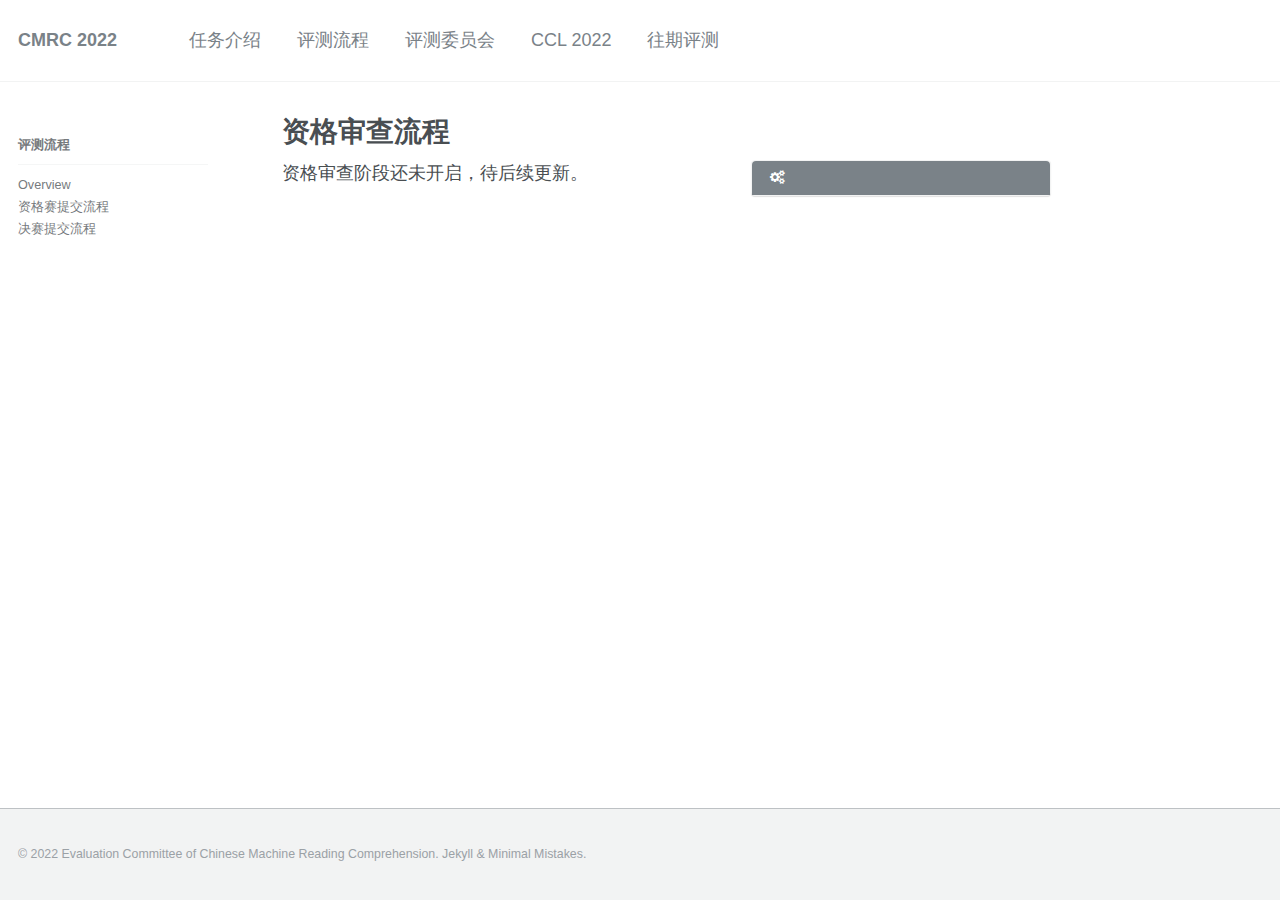
<file: finals/index.html>
<!doctype html>
<html lang="zh" class="no-js">
  <head>
    

<meta charset="utf-8">



<!-- begin SEO -->









<title>资格审查流程 - CMRC 2022</title>







<meta property="og:locale" content="zh">
<meta property="og:site_name" content="CMRC 2022">
<meta property="og:title" content="资格审查流程">


  <link rel="canonical" href="https://hfl-rc.github.io/cmrc2022/finals/">
  <meta property="og:url" content="https://hfl-rc.github.io/cmrc2022/finals/">







  

  










  <script type="application/ld+json">
    {
      "@context": "http://schema.org",
      "@type": "Organization",
      "url": "https://hfl-rc.github.io/cmrc2022",
      "logo": "https://hfl-rc.github.io/cmrc2022/images/"
    }
  </script>



  <script type="application/ld+json">
    {
      "@context" : "http://schema.org",
      "@type" : "Person",
      "name" : "Evaluation Committee of Chinese Machine Reading Comprehension",
      "url" : "https://hfl-rc.github.io/cmrc2022",
      "sameAs" : null
    }
  </script>






<!-- end SEO -->


<link href="https://hfl-rc.github.io/cmrc2022/feed.xml" type="application/atom+xml" rel="alternate" title="CMRC 2022 Feed">

<!-- http://t.co/dKP3o1e -->
<meta name="HandheldFriendly" content="True">
<meta name="MobileOptimized" content="320">
<meta name="viewport" content="width=device-width, initial-scale=1.0">

<script>
  document.documentElement.className = document.documentElement.className.replace(/\bno-js\b/g, '') + ' js ';
</script>

<!-- For all browsers -->
<link rel="stylesheet" href="https://hfl-rc.github.io/cmrc2022/assets/css/main.css">

<meta http-equiv="cleartype" content="on">
    <!-- start custom head snippets -->

<!-- insert favicons. use http://realfavicongenerator.net/ -->

<link rel="apple-touch-icon" sizes="57x57" href="https://hfl-rc.github.io/cmrc2022/images/apple-touch-icon-57x57.png">
<link rel="apple-touch-icon" sizes="60x60" href="https://hfl-rc.github.io/cmrc2022/images/apple-touch-icon-60x60.png">
<link rel="apple-touch-icon" sizes="72x72" href="https://hfl-rc.github.io/cmrc2022/images/apple-touch-icon-72x72.png">
<link rel="apple-touch-icon" sizes="76x76" href="https://hfl-rc.github.io/cmrc2022/images/apple-touch-icon-76x76.png">
<link rel="apple-touch-icon" sizes="114x114" href="https://hfl-rc.github.io/cmrc2022/images/apple-touch-icon-114x114.png">
<link rel="apple-touch-icon" sizes="120x120" href="https://hfl-rc.github.io/cmrc2022/images/apple-touch-icon-120x120.png">
<link rel="apple-touch-icon" sizes="144x144" href="https://hfl-rc.github.io/cmrc2022/images/apple-touch-icon-144x144.png">
<link rel="apple-touch-icon" sizes="152x152" href="https://hfl-rc.github.io/cmrc2022/images/apple-touch-icon-152x152.png">
<link rel="icon" type="image/png" href="https://hfl-rc.github.io/cmrc2022/images/favicon-32x32.png" sizes="32x32">
<link rel="icon" type="image/png" href="https://hfl-rc.github.io/cmrc2022/images/favicon-16x16.png" sizes="16x16">
<link rel="manifest" href="https://hfl-rc.github.io/cmrc2022/images/manifest.json">
<link rel="mask-icon" href="https://hfl-rc.github.io/cmrc2022/images/safari-pinned-tab.svg" color="#5bbad5">
<meta name="msapplication-TileColor" content="#2b5797">
<meta name="msapplication-TileImage" content="https://hfl-rc.github.io/cmrc2022/images/mstile-144x144.png">
<meta name="theme-color" content="#ffffff">

<!-- end custom head snippets -->

  </head>

  <body>

    <!--[if lt IE 9]>
<div class="notice--danger align-center" style="margin: 0;">You are using an <strong>outdated</strong> browser. Please <a href="http://browsehappy.com/">upgrade your browser</a> to improve your experience.</div>
<![endif]-->
    

<div class="masthead">
  <div class="masthead__inner-wrap">
    <div class="masthead__menu">
      <nav id="site-nav" class="greedy-nav">
        <button><div class="navicon"></div></button>
        <ul class="visible-links">
          <li class="masthead__menu-item masthead__menu-item--lg"><a href="https://hfl-rc.github.io/cmrc2022/">CMRC 2022</a></li>
          
            
            <li class="masthead__menu-item"><a href="https://hfl-rc.github.io/cmrc2022/task">任务介绍</a></li>
          
            
            <li class="masthead__menu-item"><a href="https://hfl-rc.github.io/cmrc2022/submission">评测流程</a></li>
          
            
            <li class="masthead__menu-item"><a href="https://hfl-rc.github.io/cmrc2022/committee">评测委员会</a></li>
          
            
            <li class="masthead__menu-item"><a href="http://cips-cl.org/static/CCL2022/index.html">CCL 2022</a></li>
          
            
            <li class="masthead__menu-item"><a href="http://cmrc.hfl-rc.com">往期评测</a></li>
          
        </ul>
        <ul class="hidden-links hidden"></ul>
      </nav>
    </div>
  </div>
</div>


    





<div id="main" role="main">
  


  <div class="sidebar sticky">
  
  
    
      
      
      
    
    
      


<nav class="nav__list">
  
  <ul>
    
      <li>
        
          <span class="nav__sub-title">评测流程</span>
        

        
        <ul>
          
            
            

            
            

            <li><a href="https://hfl-rc.github.io/cmrc2022/submission" class="">Overview</a></li>
          
            
            

            
            

            <li><a href="https://hfl-rc.github.io/cmrc2022/qualifying" class="">资格赛提交流程</a></li>
          
            
            

            
            

            <li><a href="https://hfl-rc.github.io/cmrc2022/finals" class="">决赛提交流程</a></li>
          
        </ul>
        
      </li>
    
  </ul>
</nav>
    
  
  </div>


  <article class="page" itemscope itemtype="http://schema.org/CreativeWork">
    <meta itemprop="headline" content="资格审查流程">
    
    
    

    <div class="page__inner-wrap">
      
        <header>
          <h1 class="page__title" itemprop="headline">资格审查流程
</h1>
          
        </header>
      

      <section class="page__content" itemprop="text">
        
<aside class="sidebar__right">
<nav class="toc">
    <header><h4 class="nav__title"><i class="fa fa-gears"></i> </h4></header>

  </nav>
</aside>

<p>资格审查阶段还未开启，待后续更新。</p>


        
      </section>

      <footer class="page__meta">
        
        




        
      </footer>

      

      


    </div>

    
  </article>

  
  
</div>

    <div class="page__footer">
      <footer>
        <!-- start custom footer snippets -->

<!-- end custom footer snippets -->
        

<div class="page__footer-follow">
  <ul class="social-icons">
    
    
    
    
    
    
    <!--<li><a href="https://hfl-rc.github.io/cmrc2022/feed.xml"><i class="fa fa-fw fa-rss-square" aria-hidden="true"></i> </a></li>-->
  </ul>
</div>

<div class="page__footer-copyright">&copy; 2022 Evaluation Committee of Chinese Machine Reading Comprehension.  <a href="http://jekyllrb.com" rel="nofollow">Jekyll</a> &amp; <a href="https://mademistakes.com/work/minimal-mistakes-jekyll-theme/" rel="nofollow">Minimal Mistakes</a>.</div>

      </footer>
    </div>

    <script src="https://hfl-rc.github.io/cmrc2022/assets/js/main.min.js"></script>








  </body>
</html>
</file>
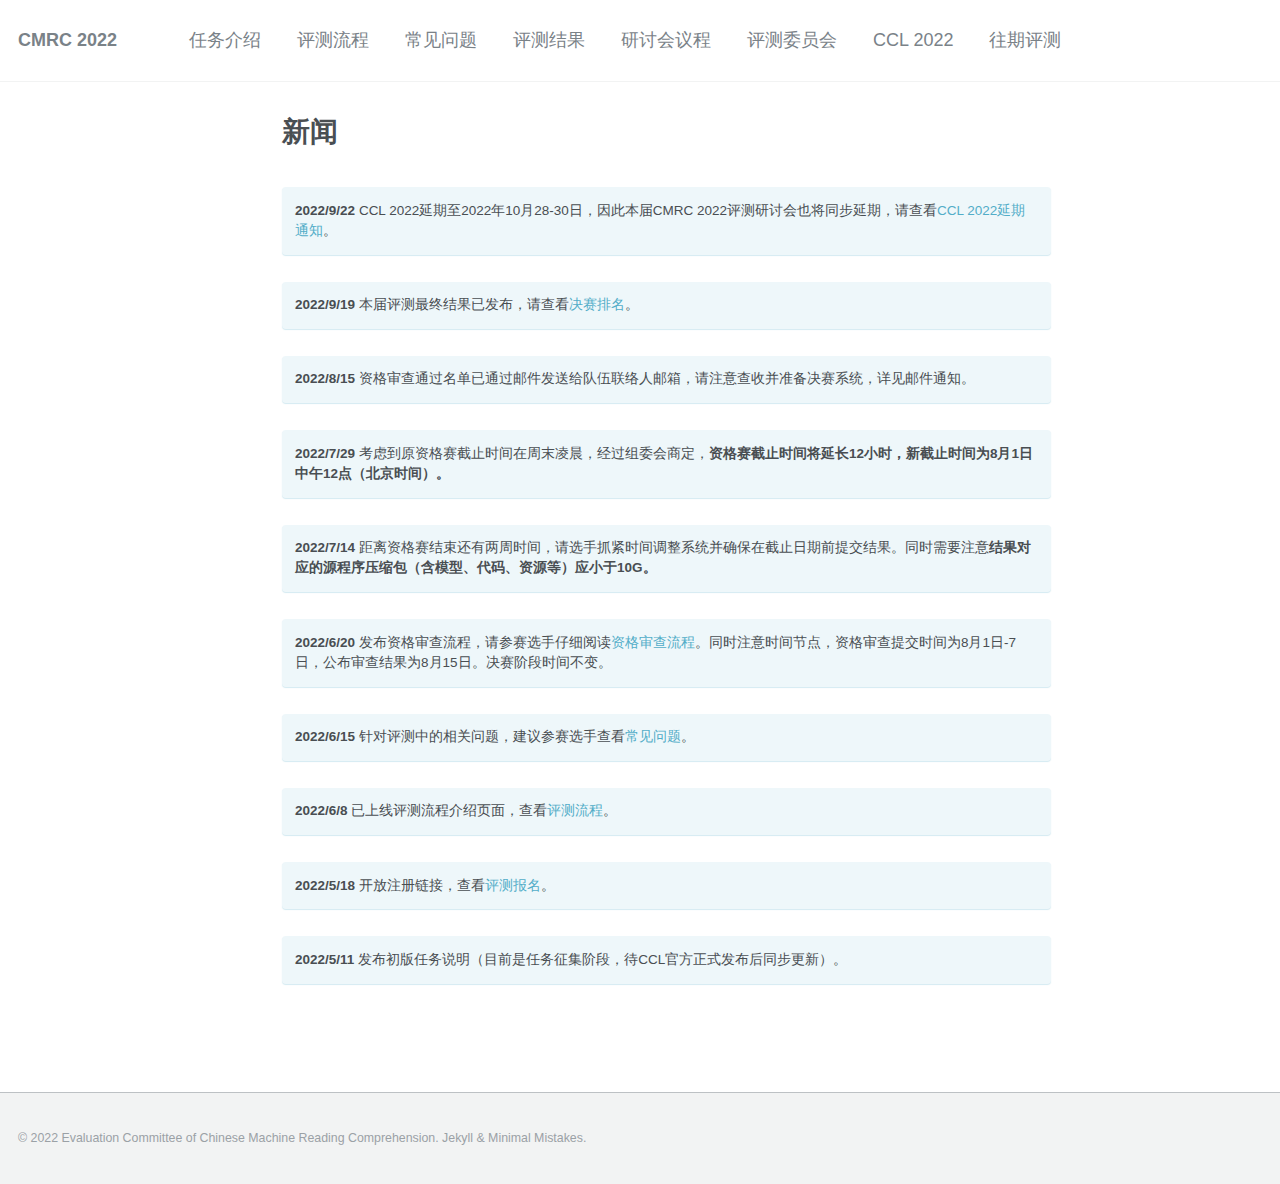
<file: news/index.html>
<!doctype html>
<html lang="zh" class="no-js">
  <head>
    

<meta charset="utf-8">



<!-- begin SEO -->









<title>新闻 - CMRC 2022</title>







<meta property="og:locale" content="zh">
<meta property="og:site_name" content="CMRC 2022">
<meta property="og:title" content="新闻">


  <link rel="canonical" href="https://hfl-rc.github.io/cmrc2022/news/">
  <meta property="og:url" content="https://hfl-rc.github.io/cmrc2022/news/">







  

  










  <script type="application/ld+json">
    {
      "@context": "http://schema.org",
      "@type": "Organization",
      "url": "https://hfl-rc.github.io/cmrc2022",
      "logo": "https://hfl-rc.github.io/cmrc2022/images/"
    }
  </script>



  <script type="application/ld+json">
    {
      "@context" : "http://schema.org",
      "@type" : "Person",
      "name" : "Evaluation Committee of Chinese Machine Reading Comprehension",
      "url" : "https://hfl-rc.github.io/cmrc2022",
      "sameAs" : null
    }
  </script>






<!-- end SEO -->


<link href="https://hfl-rc.github.io/cmrc2022/feed.xml" type="application/atom+xml" rel="alternate" title="CMRC 2022 Feed">

<!-- http://t.co/dKP3o1e -->
<meta name="HandheldFriendly" content="True">
<meta name="MobileOptimized" content="320">
<meta name="viewport" content="width=device-width, initial-scale=1.0">

<script>
  document.documentElement.className = document.documentElement.className.replace(/\bno-js\b/g, '') + ' js ';
</script>

<!-- For all browsers -->
<link rel="stylesheet" href="https://hfl-rc.github.io/cmrc2022/assets/css/main.css">

<meta http-equiv="cleartype" content="on">
    <!-- start custom head snippets -->

<!-- insert favicons. use http://realfavicongenerator.net/ -->

<link rel="apple-touch-icon" sizes="57x57" href="https://hfl-rc.github.io/cmrc2022/images/apple-touch-icon-57x57.png">
<link rel="apple-touch-icon" sizes="60x60" href="https://hfl-rc.github.io/cmrc2022/images/apple-touch-icon-60x60.png">
<link rel="apple-touch-icon" sizes="72x72" href="https://hfl-rc.github.io/cmrc2022/images/apple-touch-icon-72x72.png">
<link rel="apple-touch-icon" sizes="76x76" href="https://hfl-rc.github.io/cmrc2022/images/apple-touch-icon-76x76.png">
<link rel="apple-touch-icon" sizes="114x114" href="https://hfl-rc.github.io/cmrc2022/images/apple-touch-icon-114x114.png">
<link rel="apple-touch-icon" sizes="120x120" href="https://hfl-rc.github.io/cmrc2022/images/apple-touch-icon-120x120.png">
<link rel="apple-touch-icon" sizes="144x144" href="https://hfl-rc.github.io/cmrc2022/images/apple-touch-icon-144x144.png">
<link rel="apple-touch-icon" sizes="152x152" href="https://hfl-rc.github.io/cmrc2022/images/apple-touch-icon-152x152.png">
<link rel="icon" type="image/png" href="https://hfl-rc.github.io/cmrc2022/images/favicon-32x32.png" sizes="32x32">
<link rel="icon" type="image/png" href="https://hfl-rc.github.io/cmrc2022/images/favicon-16x16.png" sizes="16x16">
<link rel="manifest" href="https://hfl-rc.github.io/cmrc2022/images/manifest.json">
<link rel="mask-icon" href="https://hfl-rc.github.io/cmrc2022/images/safari-pinned-tab.svg" color="#5bbad5">
<meta name="msapplication-TileColor" content="#2b5797">
<meta name="msapplication-TileImage" content="https://hfl-rc.github.io/cmrc2022/images/mstile-144x144.png">
<meta name="theme-color" content="#ffffff">

<!-- end custom head snippets -->

  </head>

  <body>

    <!--[if lt IE 9]>
<div class="notice--danger align-center" style="margin: 0;">You are using an <strong>outdated</strong> browser. Please <a href="http://browsehappy.com/">upgrade your browser</a> to improve your experience.</div>
<![endif]-->
    

<div class="masthead">
  <div class="masthead__inner-wrap">
    <div class="masthead__menu">
      <nav id="site-nav" class="greedy-nav">
        <button><div class="navicon"></div></button>
        <ul class="visible-links">
          <li class="masthead__menu-item masthead__menu-item--lg"><a href="https://hfl-rc.github.io/cmrc2022/">CMRC 2022</a></li>
          
            
            <li class="masthead__menu-item"><a href="https://hfl-rc.github.io/cmrc2022/task">任务介绍</a></li>
          
            
            <li class="masthead__menu-item"><a href="https://hfl-rc.github.io/cmrc2022/submission">评测流程</a></li>
          
            
            <li class="masthead__menu-item"><a href="https://hfl-rc.github.io/cmrc2022/faq">常见问题</a></li>
          
            
            <li class="masthead__menu-item"><a href="https://hfl-rc.github.io/cmrc2022/results">评测结果</a></li>
          
            
            <li class="masthead__menu-item"><a href="https://hfl-rc.github.io/cmrc2022/program">研讨会议程</a></li>
          
            
            <li class="masthead__menu-item"><a href="https://hfl-rc.github.io/cmrc2022/committee">评测委员会</a></li>
          
            
            <li class="masthead__menu-item"><a href="http://cips-cl.org/static/CCL2022/index.html">CCL 2022</a></li>
          
            
            <li class="masthead__menu-item"><a href="http://cmrc.hfl-rc.com">往期评测</a></li>
          
        </ul>
        <ul class="hidden-links hidden"></ul>
      </nav>
    </div>
  </div>
</div>


    





<div id="main" role="main">
  



  <article class="page" itemscope itemtype="http://schema.org/CreativeWork">
    <meta itemprop="headline" content="新闻">
    
    
    

    <div class="page__inner-wrap">
      
        <header>
          <h1 class="page__title" itemprop="headline">新闻
</h1>
          
        </header>
      

      <section class="page__content" itemprop="text">
        
<p class="notice--info"><strong>2022/9/22</strong>  CCL 2022延期至2022年10月28-30日，因此本届CMRC 2022评测研讨会也将同步延期，请查看<a href="http://www.cips-cl.org/static/CCL2022/cclProgram/delay/index.html">CCL 2022延期通知</a>。</p>

<p class="notice--info"><strong>2022/9/19</strong>  本届评测最终结果已发布，请查看<a href="./results">决赛排名</a>。</p>

<p class="notice--info"><strong>2022/8/15</strong>  资格审查通过名单已通过邮件发送给队伍联络人邮箱，请注意查收并准备决赛系统，详见邮件通知。</p>

<p class="notice--info"><strong>2022/7/29</strong>  考虑到原资格赛截止时间在周末凌晨，经过组委会商定，<strong>资格赛截止时间将延长12小时，新截止时间为8月1日中午12点（北京时间）。</strong></p>

<p class="notice--info"><strong>2022/7/14</strong>  距离资格赛结束还有两周时间，请选手抓紧时间调整系统并确保在截止日期前提交结果。同时需要注意<strong>结果对应的源程序压缩包（含模型、代码、资源等）应小于10G。</strong></p>

<p class="notice--info"><strong>2022/6/20</strong>  发布资格审查流程，请参赛选手仔细阅读<a href="./verification">资格审查流程</a>。同时注意时间节点，资格审查提交时间为8月1日-7日，公布审查结果为8月15日。决赛阶段时间不变。</p>

<p class="notice--info"><strong>2022/6/15</strong>  针对评测中的相关问题，建议参赛选手查看<a href="./faq">常见问题</a>。</p>

<p class="notice--info"><strong>2022/6/8</strong>  已上线评测流程介绍页面，查看<a href="./submission">评测流程</a>。</p>

<p class="notice--info"><strong>2022/5/18</strong>  开放注册链接，查看<a href="#评测报名">评测报名</a>。</p>

<p class="notice--info"><strong>2022/5/11</strong>  发布初版任务说明（目前是任务征集阶段，待CCL官方正式发布后同步更新）。</p>


        
      </section>

      <footer class="page__meta">
        
        




        
      </footer>

      

      


    </div>

    
  </article>

  
  
</div>

    <div class="page__footer">
      <footer>
        <!-- start custom footer snippets -->

<!-- end custom footer snippets -->
        

<div class="page__footer-follow">
  <ul class="social-icons">
    
    
    
    
    
    
    <!--<li><a href="https://hfl-rc.github.io/cmrc2022/feed.xml"><i class="fa fa-fw fa-rss-square" aria-hidden="true"></i> </a></li>-->
  </ul>
</div>

<div class="page__footer-copyright">&copy; 2022 Evaluation Committee of Chinese Machine Reading Comprehension.  <a href="http://jekyllrb.com" rel="nofollow">Jekyll</a> &amp; <a href="https://mademistakes.com/work/minimal-mistakes-jekyll-theme/" rel="nofollow">Minimal Mistakes</a>.</div>

      </footer>
    </div>

    <script src="https://hfl-rc.github.io/cmrc2022/assets/js/main.min.js"></script>








  </body>
</html>
</file>
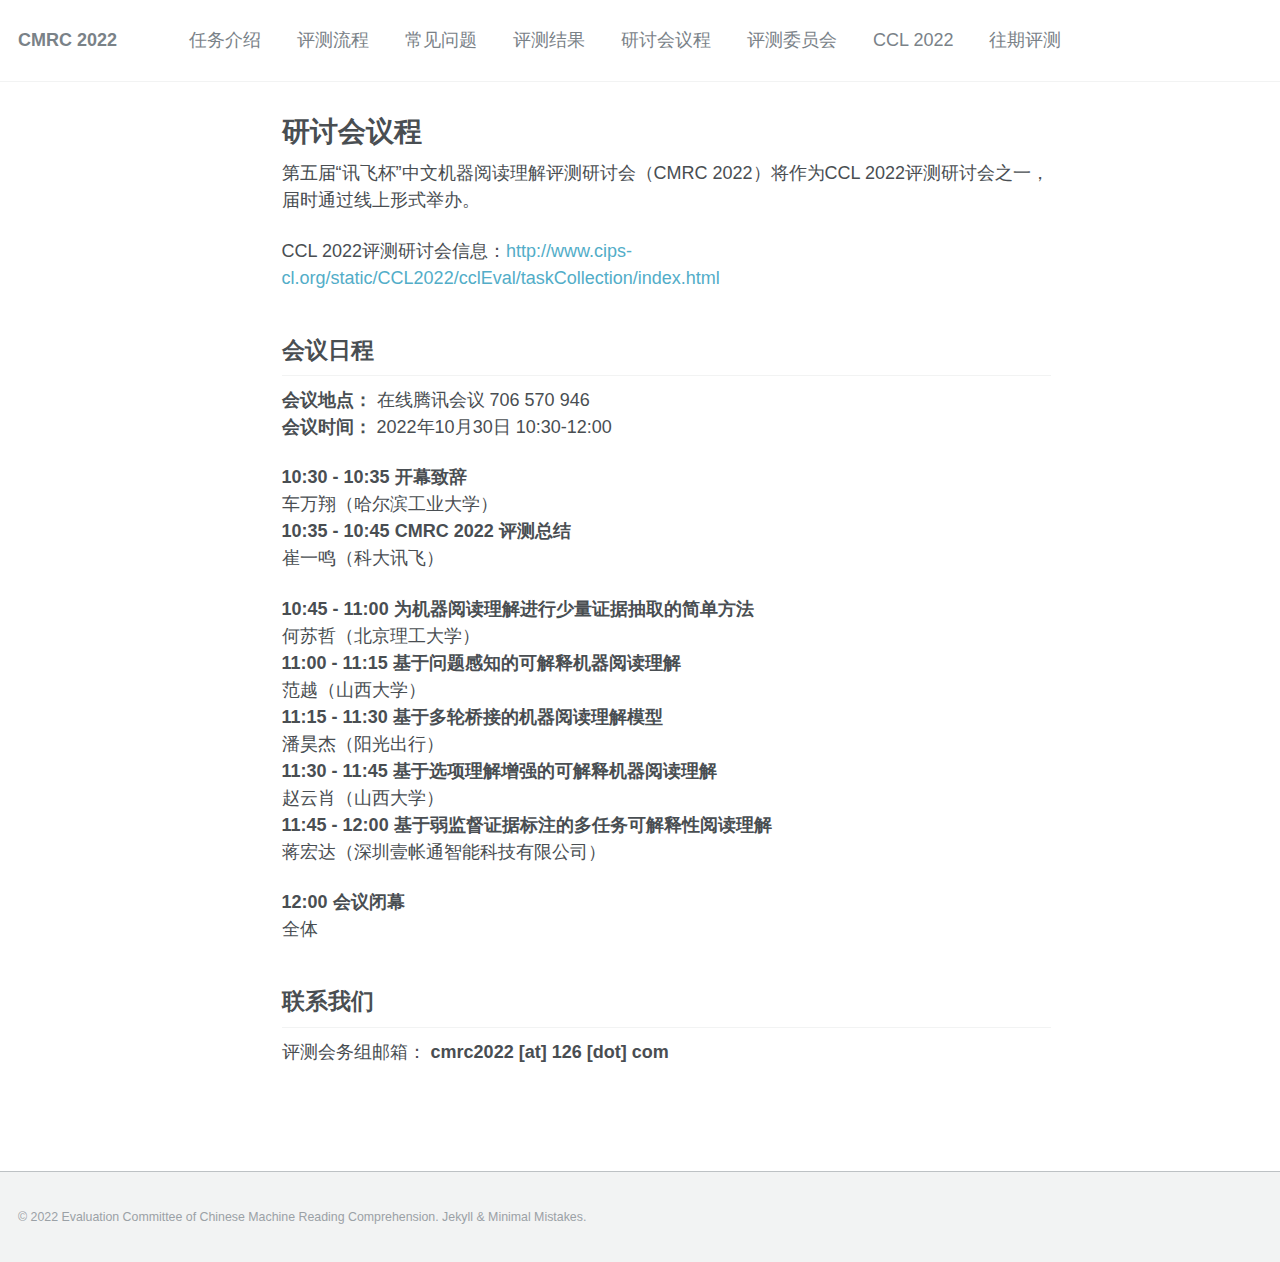
<file: program/index.html>
<!doctype html>
<html lang="zh" class="no-js">
  <head>
    

<meta charset="utf-8">



<!-- begin SEO -->









<title>研讨会议程 - CMRC 2022</title>







<meta property="og:locale" content="zh">
<meta property="og:site_name" content="CMRC 2022">
<meta property="og:title" content="研讨会议程">


  <link rel="canonical" href="https://hfl-rc.github.io/cmrc2022/program/">
  <meta property="og:url" content="https://hfl-rc.github.io/cmrc2022/program/">







  

  










  <script type="application/ld+json">
    {
      "@context": "http://schema.org",
      "@type": "Organization",
      "url": "https://hfl-rc.github.io/cmrc2022",
      "logo": "https://hfl-rc.github.io/cmrc2022/images/"
    }
  </script>



  <script type="application/ld+json">
    {
      "@context" : "http://schema.org",
      "@type" : "Person",
      "name" : "Evaluation Committee of Chinese Machine Reading Comprehension",
      "url" : "https://hfl-rc.github.io/cmrc2022",
      "sameAs" : null
    }
  </script>






<!-- end SEO -->


<link href="https://hfl-rc.github.io/cmrc2022/feed.xml" type="application/atom+xml" rel="alternate" title="CMRC 2022 Feed">

<!-- http://t.co/dKP3o1e -->
<meta name="HandheldFriendly" content="True">
<meta name="MobileOptimized" content="320">
<meta name="viewport" content="width=device-width, initial-scale=1.0">

<script>
  document.documentElement.className = document.documentElement.className.replace(/\bno-js\b/g, '') + ' js ';
</script>

<!-- For all browsers -->
<link rel="stylesheet" href="https://hfl-rc.github.io/cmrc2022/assets/css/main.css">

<meta http-equiv="cleartype" content="on">
    <!-- start custom head snippets -->

<!-- insert favicons. use http://realfavicongenerator.net/ -->

<link rel="apple-touch-icon" sizes="57x57" href="https://hfl-rc.github.io/cmrc2022/images/apple-touch-icon-57x57.png">
<link rel="apple-touch-icon" sizes="60x60" href="https://hfl-rc.github.io/cmrc2022/images/apple-touch-icon-60x60.png">
<link rel="apple-touch-icon" sizes="72x72" href="https://hfl-rc.github.io/cmrc2022/images/apple-touch-icon-72x72.png">
<link rel="apple-touch-icon" sizes="76x76" href="https://hfl-rc.github.io/cmrc2022/images/apple-touch-icon-76x76.png">
<link rel="apple-touch-icon" sizes="114x114" href="https://hfl-rc.github.io/cmrc2022/images/apple-touch-icon-114x114.png">
<link rel="apple-touch-icon" sizes="120x120" href="https://hfl-rc.github.io/cmrc2022/images/apple-touch-icon-120x120.png">
<link rel="apple-touch-icon" sizes="144x144" href="https://hfl-rc.github.io/cmrc2022/images/apple-touch-icon-144x144.png">
<link rel="apple-touch-icon" sizes="152x152" href="https://hfl-rc.github.io/cmrc2022/images/apple-touch-icon-152x152.png">
<link rel="icon" type="image/png" href="https://hfl-rc.github.io/cmrc2022/images/favicon-32x32.png" sizes="32x32">
<link rel="icon" type="image/png" href="https://hfl-rc.github.io/cmrc2022/images/favicon-16x16.png" sizes="16x16">
<link rel="manifest" href="https://hfl-rc.github.io/cmrc2022/images/manifest.json">
<link rel="mask-icon" href="https://hfl-rc.github.io/cmrc2022/images/safari-pinned-tab.svg" color="#5bbad5">
<meta name="msapplication-TileColor" content="#2b5797">
<meta name="msapplication-TileImage" content="https://hfl-rc.github.io/cmrc2022/images/mstile-144x144.png">
<meta name="theme-color" content="#ffffff">

<!-- end custom head snippets -->

  </head>

  <body>

    <!--[if lt IE 9]>
<div class="notice--danger align-center" style="margin: 0;">You are using an <strong>outdated</strong> browser. Please <a href="http://browsehappy.com/">upgrade your browser</a> to improve your experience.</div>
<![endif]-->
    

<div class="masthead">
  <div class="masthead__inner-wrap">
    <div class="masthead__menu">
      <nav id="site-nav" class="greedy-nav">
        <button><div class="navicon"></div></button>
        <ul class="visible-links">
          <li class="masthead__menu-item masthead__menu-item--lg"><a href="https://hfl-rc.github.io/cmrc2022/">CMRC 2022</a></li>
          
            
            <li class="masthead__menu-item"><a href="https://hfl-rc.github.io/cmrc2022/task">任务介绍</a></li>
          
            
            <li class="masthead__menu-item"><a href="https://hfl-rc.github.io/cmrc2022/submission">评测流程</a></li>
          
            
            <li class="masthead__menu-item"><a href="https://hfl-rc.github.io/cmrc2022/faq">常见问题</a></li>
          
            
            <li class="masthead__menu-item"><a href="https://hfl-rc.github.io/cmrc2022/results">评测结果</a></li>
          
            
            <li class="masthead__menu-item"><a href="https://hfl-rc.github.io/cmrc2022/program">研讨会议程</a></li>
          
            
            <li class="masthead__menu-item"><a href="https://hfl-rc.github.io/cmrc2022/committee">评测委员会</a></li>
          
            
            <li class="masthead__menu-item"><a href="http://cips-cl.org/static/CCL2022/index.html">CCL 2022</a></li>
          
            
            <li class="masthead__menu-item"><a href="http://cmrc.hfl-rc.com">往期评测</a></li>
          
        </ul>
        <ul class="hidden-links hidden"></ul>
      </nav>
    </div>
  </div>
</div>


    





<div id="main" role="main">
  



  <article class="page" itemscope itemtype="http://schema.org/CreativeWork">
    <meta itemprop="headline" content="研讨会议程">
    
    
    

    <div class="page__inner-wrap">
      
        <header>
          <h1 class="page__title" itemprop="headline">研讨会议程
</h1>
          
        </header>
      

      <section class="page__content" itemprop="text">
        
<p>第五届“讯飞杯”中文机器阅读理解评测研讨会（CMRC 2022）将作为CCL 2022评测研讨会之一，届时通过线上形式举办。<br /></p>

<p>CCL 2022评测研讨会信息：<a href="http://www.cips-cl.org/static/CCL2022/cclEval/taskCollection/index.html">http://www.cips-cl.org/static/CCL2022/cclEval/taskCollection/index.html</a></p>

<h2 id="会议日程">会议日程</h2>

<p><strong>会议地点：</strong> 在线腾讯会议 706 570 946 <br />
<strong>会议时间：</strong> 2022年10月30日 10:30-12:00 <br /></p>

<p><strong>10:30 - 10:35 开幕致辞</strong><br />
车万翔（哈尔滨工业大学）<br />
<strong>10:35 - 10:45 CMRC 2022 评测总结</strong><br />
崔一鸣（科大讯飞）<br /></p>

<p><strong>10:45 - 11:00 为机器阅读理解进行少量证据抽取的简单方法</strong><br />
何苏哲（北京理工大学）<br />
<strong>11:00 - 11:15 基于问题感知的可解释机器阅读理解</strong><br />
范越（山西大学）<br />
<strong>11:15 - 11:30 基于多轮桥接的机器阅读理解模型</strong><br />
潘昊杰（阳光出行）<br />
<strong>11:30 - 11:45 基于选项理解增强的可解释机器阅读理解</strong><br />
赵云肖（山西大学）<br />
<strong>11:45 - 12:00 基于弱监督证据标注的多任务可解释性阅读理解</strong><br />
蒋宏达（深圳壹帐通智能科技有限公司）<br /></p>

<p><strong>12:00 会议闭幕</strong><br />
全体<br /></p>

<h2 id="联系我们">联系我们</h2>
<p>评测会务组邮箱： <strong>cmrc2022 [at] 126 [dot] com</strong></p>


        
      </section>

      <footer class="page__meta">
        
        




        
      </footer>

      

      


    </div>

    
  </article>

  
  
</div>

    <div class="page__footer">
      <footer>
        <!-- start custom footer snippets -->

<!-- end custom footer snippets -->
        

<div class="page__footer-follow">
  <ul class="social-icons">
    
    
    
    
    
    
    <!--<li><a href="https://hfl-rc.github.io/cmrc2022/feed.xml"><i class="fa fa-fw fa-rss-square" aria-hidden="true"></i> </a></li>-->
  </ul>
</div>

<div class="page__footer-copyright">&copy; 2022 Evaluation Committee of Chinese Machine Reading Comprehension.  <a href="http://jekyllrb.com" rel="nofollow">Jekyll</a> &amp; <a href="https://mademistakes.com/work/minimal-mistakes-jekyll-theme/" rel="nofollow">Minimal Mistakes</a>.</div>

      </footer>
    </div>

    <script src="https://hfl-rc.github.io/cmrc2022/assets/js/main.min.js"></script>








  </body>
</html>
</file>
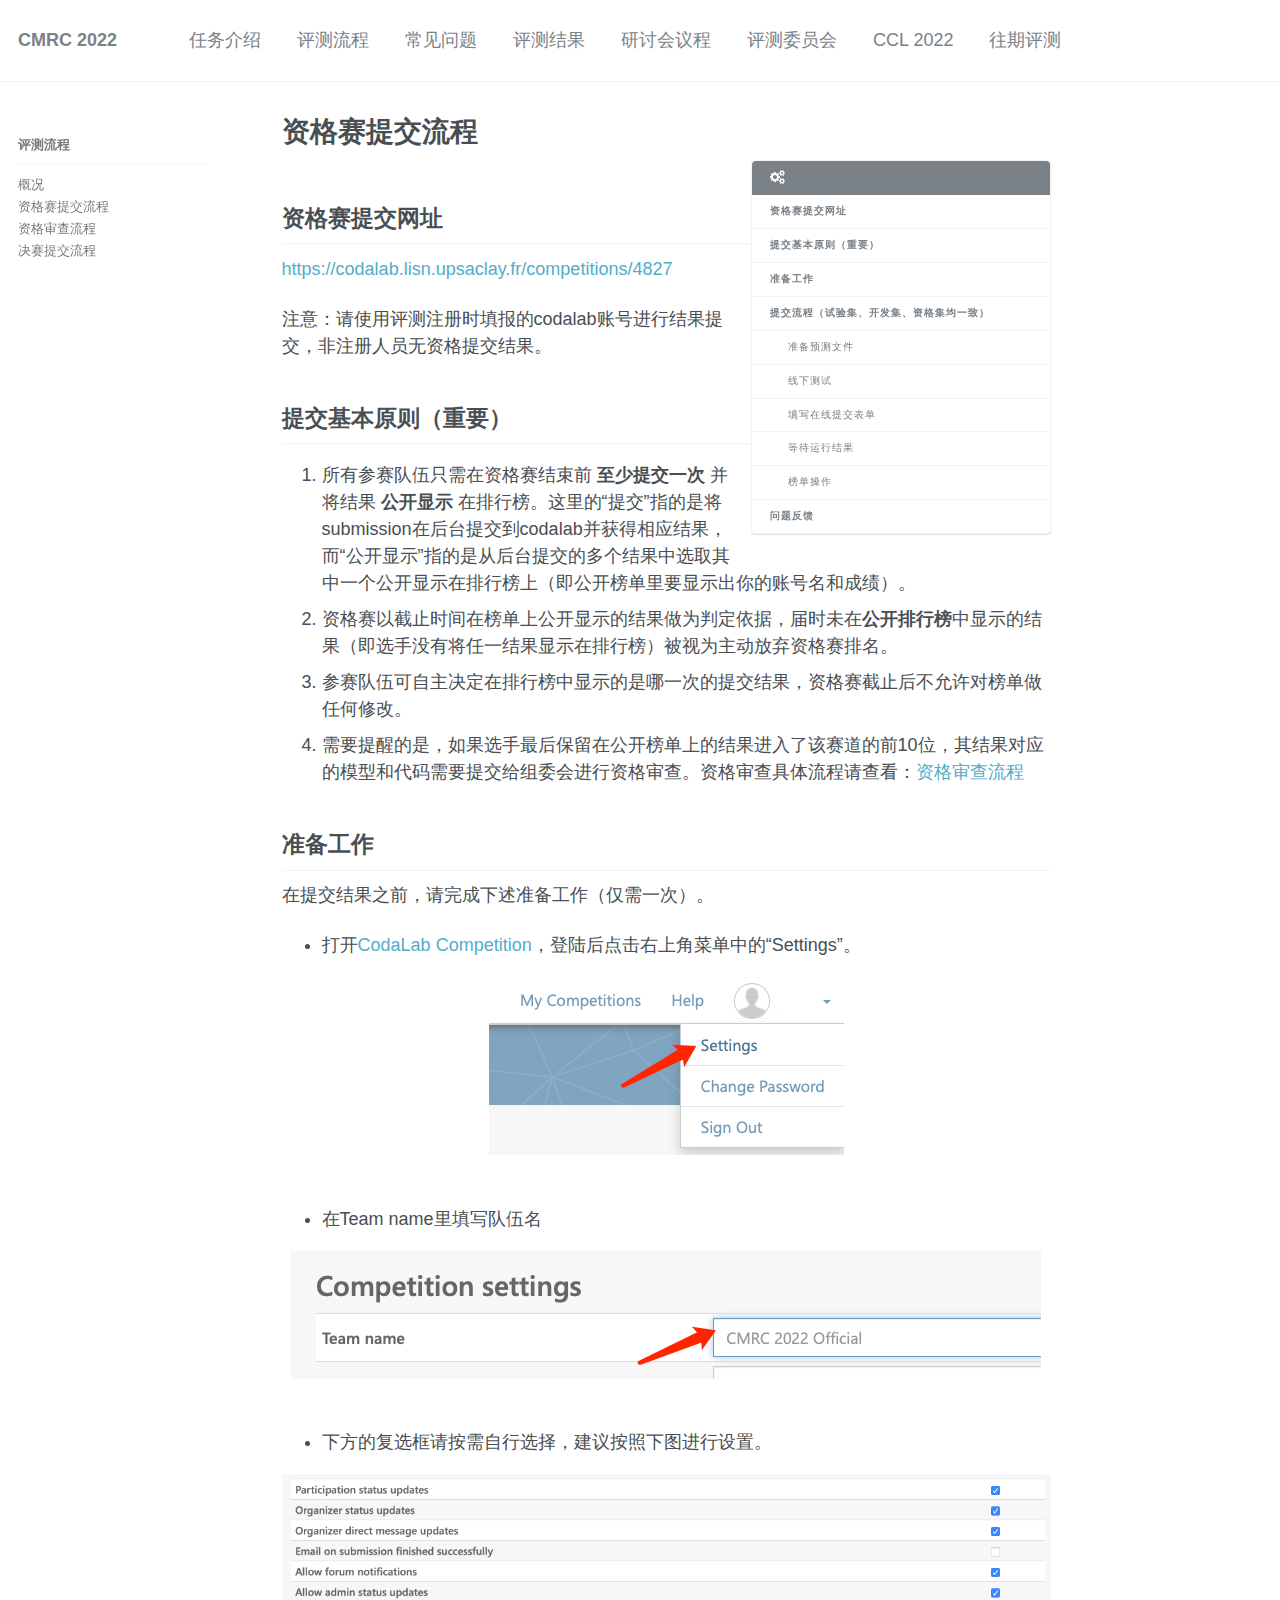
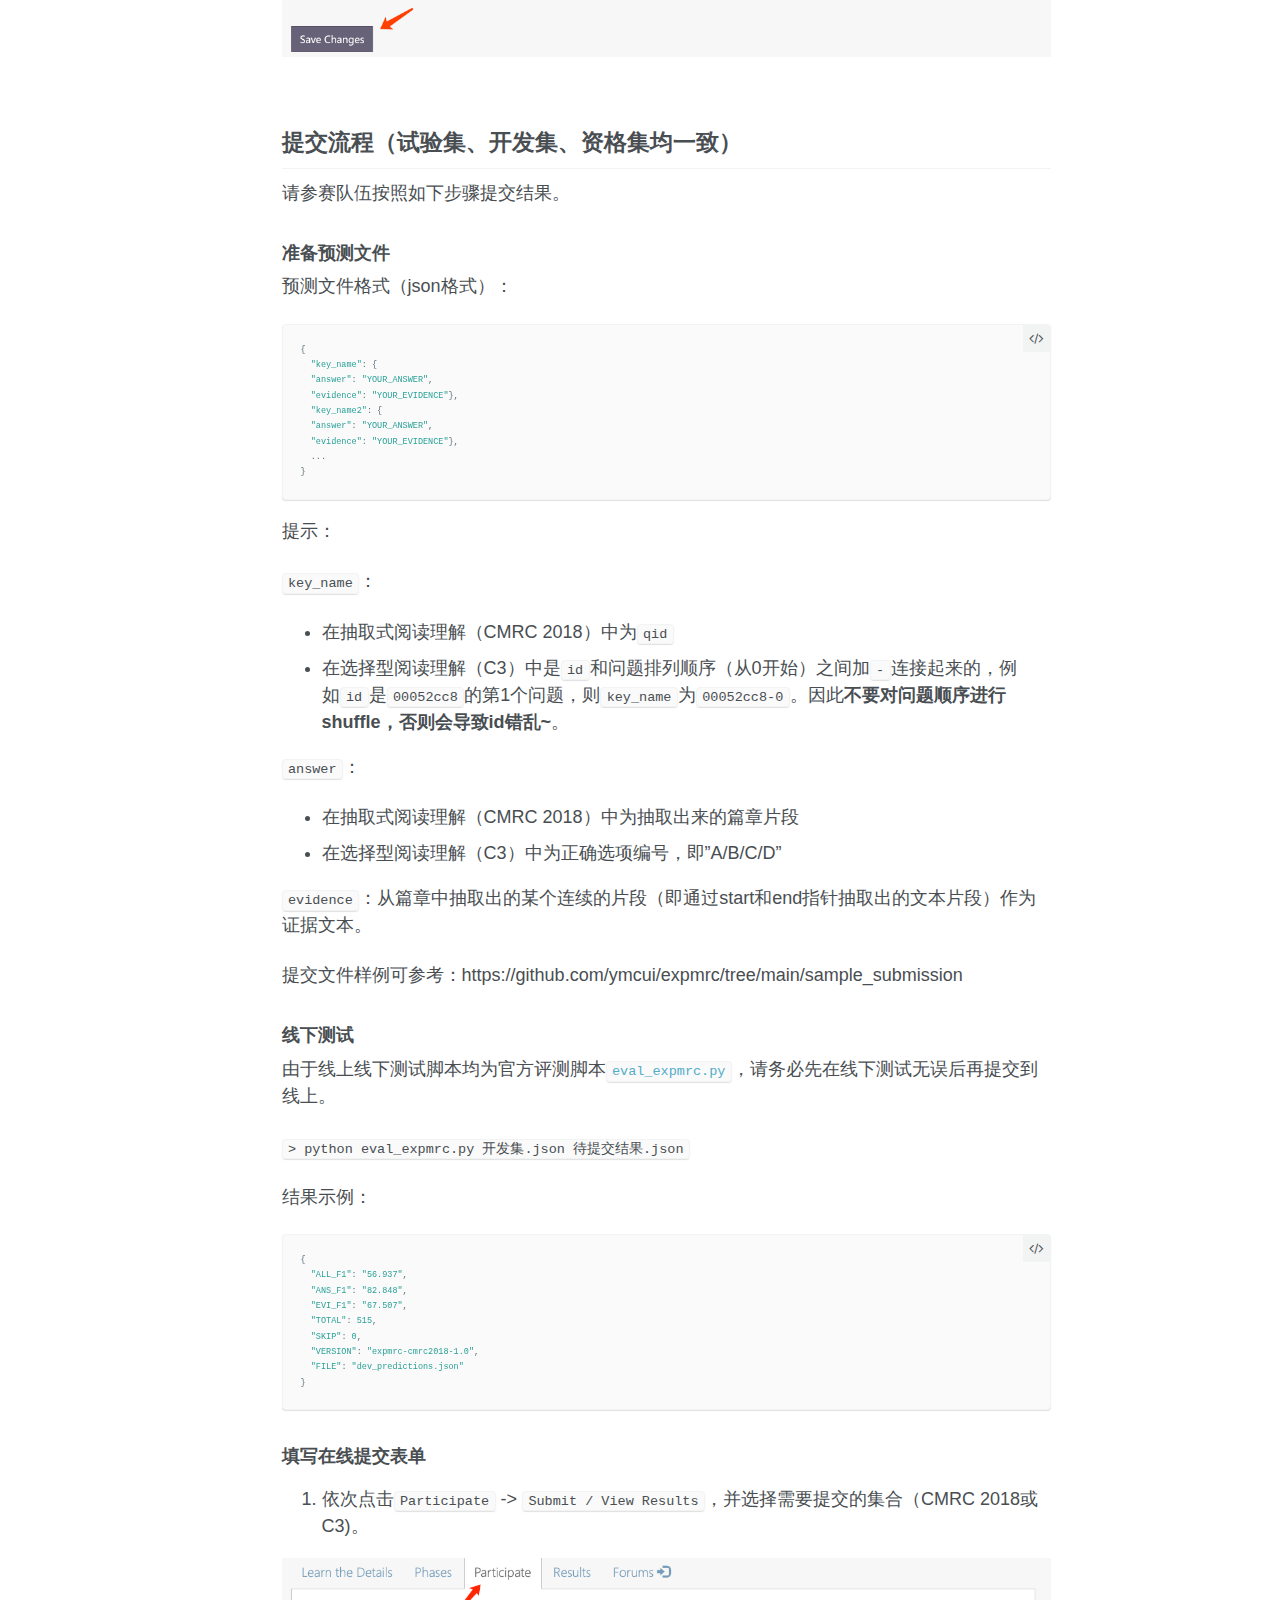
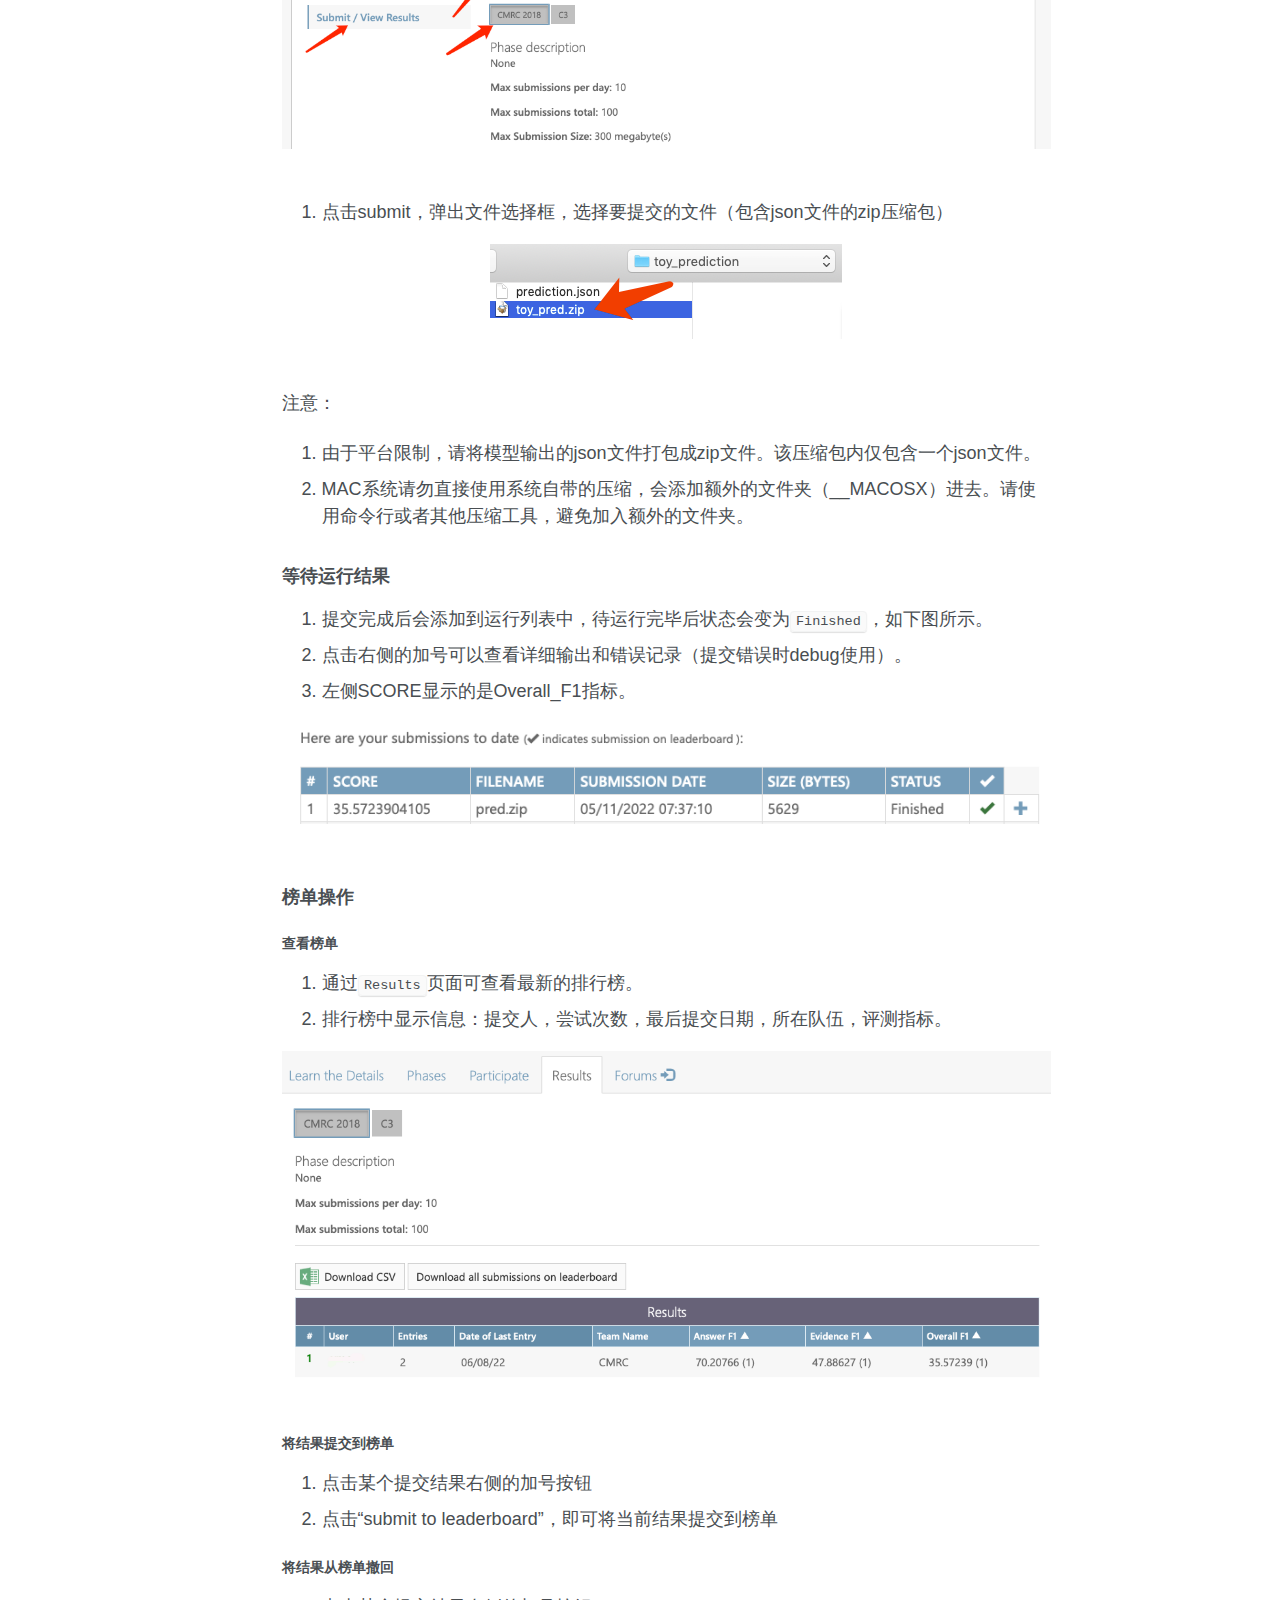
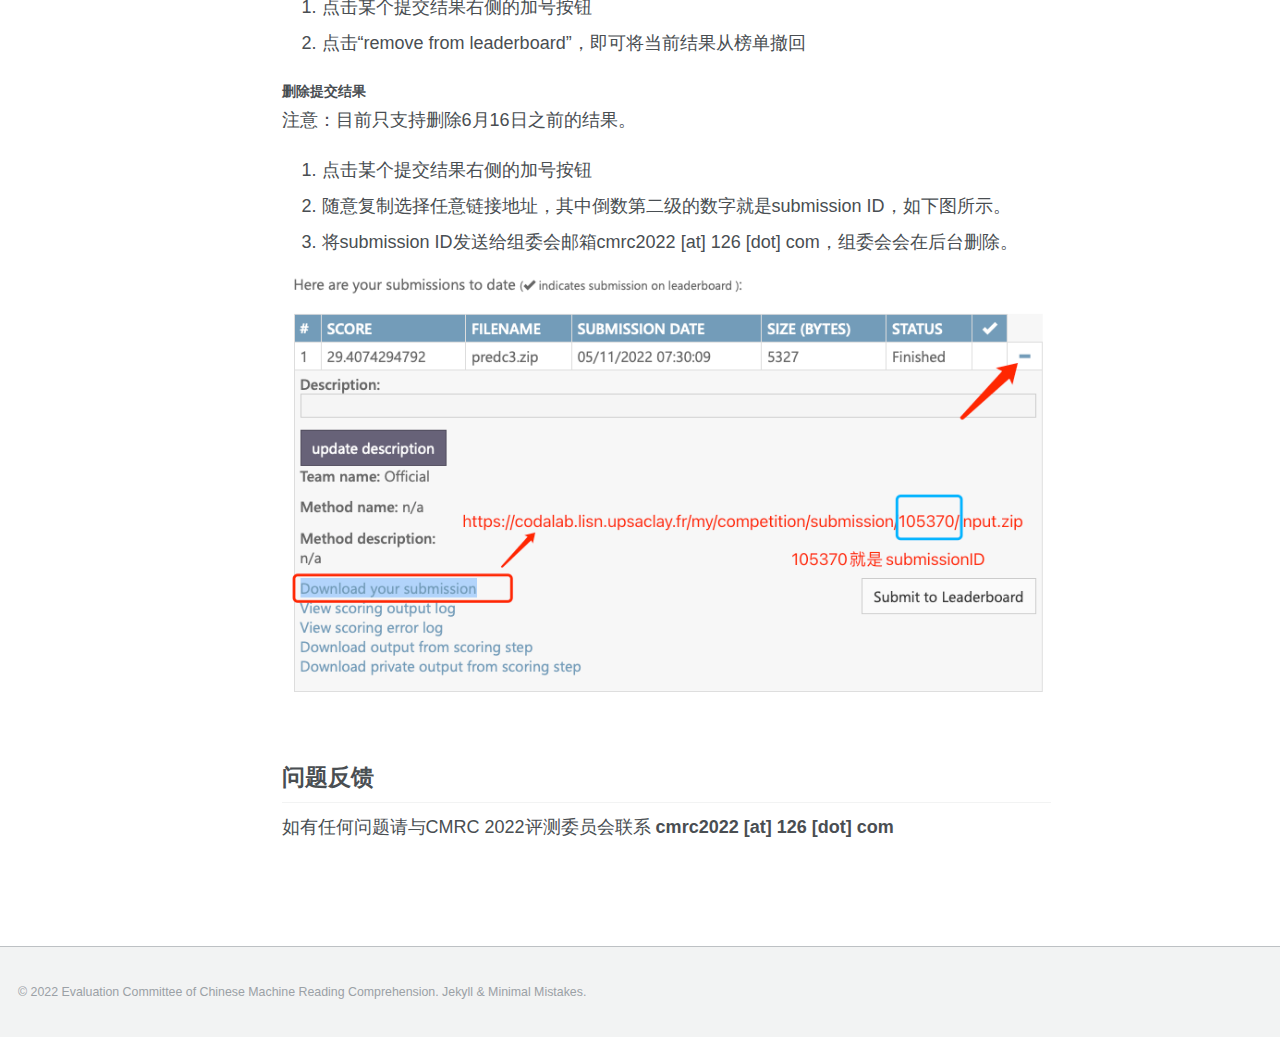
<file: qualifying/index.html>
<!doctype html>
<html lang="zh" class="no-js">
  <head>
    

<meta charset="utf-8">



<!-- begin SEO -->









<title>资格赛提交流程 - CMRC 2022</title>







<meta property="og:locale" content="zh">
<meta property="og:site_name" content="CMRC 2022">
<meta property="og:title" content="资格赛提交流程">


  <link rel="canonical" href="https://hfl-rc.github.io/cmrc2022/qualifying/">
  <meta property="og:url" content="https://hfl-rc.github.io/cmrc2022/qualifying/">







  

  










  <script type="application/ld+json">
    {
      "@context": "http://schema.org",
      "@type": "Organization",
      "url": "https://hfl-rc.github.io/cmrc2022",
      "logo": "https://hfl-rc.github.io/cmrc2022/images/"
    }
  </script>



  <script type="application/ld+json">
    {
      "@context" : "http://schema.org",
      "@type" : "Person",
      "name" : "Evaluation Committee of Chinese Machine Reading Comprehension",
      "url" : "https://hfl-rc.github.io/cmrc2022",
      "sameAs" : null
    }
  </script>






<!-- end SEO -->


<link href="https://hfl-rc.github.io/cmrc2022/feed.xml" type="application/atom+xml" rel="alternate" title="CMRC 2022 Feed">

<!-- http://t.co/dKP3o1e -->
<meta name="HandheldFriendly" content="True">
<meta name="MobileOptimized" content="320">
<meta name="viewport" content="width=device-width, initial-scale=1.0">

<script>
  document.documentElement.className = document.documentElement.className.replace(/\bno-js\b/g, '') + ' js ';
</script>

<!-- For all browsers -->
<link rel="stylesheet" href="https://hfl-rc.github.io/cmrc2022/assets/css/main.css">

<meta http-equiv="cleartype" content="on">
    <!-- start custom head snippets -->

<!-- insert favicons. use http://realfavicongenerator.net/ -->

<link rel="apple-touch-icon" sizes="57x57" href="https://hfl-rc.github.io/cmrc2022/images/apple-touch-icon-57x57.png">
<link rel="apple-touch-icon" sizes="60x60" href="https://hfl-rc.github.io/cmrc2022/images/apple-touch-icon-60x60.png">
<link rel="apple-touch-icon" sizes="72x72" href="https://hfl-rc.github.io/cmrc2022/images/apple-touch-icon-72x72.png">
<link rel="apple-touch-icon" sizes="76x76" href="https://hfl-rc.github.io/cmrc2022/images/apple-touch-icon-76x76.png">
<link rel="apple-touch-icon" sizes="114x114" href="https://hfl-rc.github.io/cmrc2022/images/apple-touch-icon-114x114.png">
<link rel="apple-touch-icon" sizes="120x120" href="https://hfl-rc.github.io/cmrc2022/images/apple-touch-icon-120x120.png">
<link rel="apple-touch-icon" sizes="144x144" href="https://hfl-rc.github.io/cmrc2022/images/apple-touch-icon-144x144.png">
<link rel="apple-touch-icon" sizes="152x152" href="https://hfl-rc.github.io/cmrc2022/images/apple-touch-icon-152x152.png">
<link rel="icon" type="image/png" href="https://hfl-rc.github.io/cmrc2022/images/favicon-32x32.png" sizes="32x32">
<link rel="icon" type="image/png" href="https://hfl-rc.github.io/cmrc2022/images/favicon-16x16.png" sizes="16x16">
<link rel="manifest" href="https://hfl-rc.github.io/cmrc2022/images/manifest.json">
<link rel="mask-icon" href="https://hfl-rc.github.io/cmrc2022/images/safari-pinned-tab.svg" color="#5bbad5">
<meta name="msapplication-TileColor" content="#2b5797">
<meta name="msapplication-TileImage" content="https://hfl-rc.github.io/cmrc2022/images/mstile-144x144.png">
<meta name="theme-color" content="#ffffff">

<!-- end custom head snippets -->

  </head>

  <body>

    <!--[if lt IE 9]>
<div class="notice--danger align-center" style="margin: 0;">You are using an <strong>outdated</strong> browser. Please <a href="http://browsehappy.com/">upgrade your browser</a> to improve your experience.</div>
<![endif]-->
    

<div class="masthead">
  <div class="masthead__inner-wrap">
    <div class="masthead__menu">
      <nav id="site-nav" class="greedy-nav">
        <button><div class="navicon"></div></button>
        <ul class="visible-links">
          <li class="masthead__menu-item masthead__menu-item--lg"><a href="https://hfl-rc.github.io/cmrc2022/">CMRC 2022</a></li>
          
            
            <li class="masthead__menu-item"><a href="https://hfl-rc.github.io/cmrc2022/task">任务介绍</a></li>
          
            
            <li class="masthead__menu-item"><a href="https://hfl-rc.github.io/cmrc2022/submission">评测流程</a></li>
          
            
            <li class="masthead__menu-item"><a href="https://hfl-rc.github.io/cmrc2022/faq">常见问题</a></li>
          
            
            <li class="masthead__menu-item"><a href="https://hfl-rc.github.io/cmrc2022/results">评测结果</a></li>
          
            
            <li class="masthead__menu-item"><a href="https://hfl-rc.github.io/cmrc2022/program">研讨会议程</a></li>
          
            
            <li class="masthead__menu-item"><a href="https://hfl-rc.github.io/cmrc2022/committee">评测委员会</a></li>
          
            
            <li class="masthead__menu-item"><a href="http://cips-cl.org/static/CCL2022/index.html">CCL 2022</a></li>
          
            
            <li class="masthead__menu-item"><a href="http://cmrc.hfl-rc.com">往期评测</a></li>
          
        </ul>
        <ul class="hidden-links hidden"></ul>
      </nav>
    </div>
  </div>
</div>


    





<div id="main" role="main">
  


  <div class="sidebar sticky">
  
  
    
      
      
      
    
    
      


<nav class="nav__list">
  
  <ul>
    
      <li>
        
          <span class="nav__sub-title">评测流程</span>
        

        
        <ul>
          
            
            

            
            

            <li><a href="https://hfl-rc.github.io/cmrc2022/submission" class="">概况</a></li>
          
            
            

            
            

            <li><a href="https://hfl-rc.github.io/cmrc2022/qualifying" class="">资格赛提交流程</a></li>
          
            
            

            
            

            <li><a href="https://hfl-rc.github.io/cmrc2022/verification" class="">资格审查流程</a></li>
          
            
            

            
            

            <li><a href="https://hfl-rc.github.io/cmrc2022/final" class="">决赛提交流程</a></li>
          
        </ul>
        
      </li>
    
  </ul>
</nav>
    
  
  </div>


  <article class="page" itemscope itemtype="http://schema.org/CreativeWork">
    <meta itemprop="headline" content="资格赛提交流程">
    
    
    

    <div class="page__inner-wrap">
      
        <header>
          <h1 class="page__title" itemprop="headline">资格赛提交流程
</h1>
          
        </header>
      

      <section class="page__content" itemprop="text">
        
<aside class="sidebar__right">
<nav class="toc">
    <header><h4 class="nav__title"><i class="fa fa-gears"></i> </h4></header>
<ul class="toc__menu" id="markdown-toc">
  <li><a href="#资格赛提交网址" id="markdown-toc-资格赛提交网址">资格赛提交网址</a></li>
  <li><a href="#提交基本原则重要" id="markdown-toc-提交基本原则重要">提交基本原则（重要）</a></li>
  <li><a href="#准备工作" id="markdown-toc-准备工作">准备工作</a></li>
  <li><a href="#提交流程试验集开发集资格集均一致" id="markdown-toc-提交流程试验集开发集资格集均一致">提交流程（试验集、开发集、资格集均一致）</a>    <ul>
      <li><a href="#准备预测文件" id="markdown-toc-准备预测文件">准备预测文件</a></li>
      <li><a href="#线下测试" id="markdown-toc-线下测试">线下测试</a></li>
      <li><a href="#填写在线提交表单" id="markdown-toc-填写在线提交表单">填写在线提交表单</a></li>
      <li><a href="#等待运行结果" id="markdown-toc-等待运行结果">等待运行结果</a></li>
      <li><a href="#榜单操作" id="markdown-toc-榜单操作">榜单操作</a></li>
    </ul>
  </li>
  <li><a href="#问题反馈" id="markdown-toc-问题反馈">问题反馈</a></li>
</ul>

  </nav>
</aside>

<h2 id="资格赛提交网址">资格赛提交网址</h2>

<p><a href="https://codalab.lisn.upsaclay.fr/competitions/4827">https://codalab.lisn.upsaclay.fr/competitions/4827</a></p>

<p>注意：请使用评测注册时填报的codalab账号进行结果提交，非注册人员无资格提交结果。</p>

<h2 id="提交基本原则重要">提交基本原则（重要）</h2>

<ol>
  <li>所有参赛队伍只需在资格赛结束前 <strong>至少提交一次</strong> 并将结果 <strong>公开显示</strong> 在排行榜。这里的“提交”指的是将submission在后台提交到codalab并获得相应结果，而“公开显示”指的是从后台提交的多个结果中选取其中一个公开显示在排行榜上（即公开榜单里要显示出你的账号名和成绩）。</li>
  <li>资格赛以截止时间在榜单上公开显示的结果做为判定依据，届时未在<strong>公开排行榜</strong>中显示的结果（即选手没有将任一结果显示在排行榜）被视为主动放弃资格赛排名。</li>
  <li>参赛队伍可自主决定在排行榜中显示的是哪一次的提交结果，资格赛截止后不允许对榜单做任何修改。</li>
  <li>需要提醒的是，如果选手最后保留在公开榜单上的结果进入了该赛道的前10位，其结果对应的模型和代码需要提交给组委会进行资格审查。资格审查具体流程请查看：<a href="../verification">资格审查流程</a></li>
</ol>

<h2 id="准备工作">准备工作</h2>

<p>在提交结果之前，请完成下述准备工作（仅需一次）。</p>

<ul>
  <li>打开<a href="https://competitions-new.codalab.org/competitions/20131">CodaLab Competition</a>，登陆后点击右上角菜单中的“Settings”。</li>
</ul>

<p><img src="../images/prep1.png" alt="image-center" class="align-center" />
<br /></p>

<ul>
  <li>在Team name里填写队伍名</li>
</ul>

<p><img src="../images/prep2.png" alt="image-center" class="align-center" />
<br /></p>

<ul>
  <li>下方的复选框请按需自行选择，建议按照下图进行设置。</li>
</ul>

<p><img src="../images/prep3.png" alt="image-center" class="align-center" />
<br /></p>

<h2 id="提交流程试验集开发集资格集均一致">提交流程（试验集、开发集、资格集均一致）</h2>
<p>请参赛队伍按照如下步骤提交结果。</p>

<h3 id="准备预测文件">准备预测文件</h3>

<p>预测文件格式（json格式）：</p>

<div class="language-json highlighter-rouge"><div class="highlight"><pre class="highlight"><code><span class="p">{</span><span class="w">
  </span><span class="s2">"key_name"</span><span class="p">:</span><span class="w"> </span><span class="p">{</span><span class="w">
  </span><span class="s2">"answer"</span><span class="p">:</span><span class="w"> </span><span class="s2">"YOUR_ANSWER"</span><span class="p">,</span><span class="w"> 
  </span><span class="s2">"evidence"</span><span class="p">:</span><span class="w"> </span><span class="s2">"YOUR_EVIDENCE"</span><span class="p">},</span><span class="w">
  </span><span class="s2">"key_name2"</span><span class="p">:</span><span class="w"> </span><span class="p">{</span><span class="w">
  </span><span class="s2">"answer"</span><span class="p">:</span><span class="w"> </span><span class="s2">"YOUR_ANSWER"</span><span class="p">,</span><span class="w"> 
  </span><span class="s2">"evidence"</span><span class="p">:</span><span class="w"> </span><span class="s2">"YOUR_EVIDENCE"</span><span class="p">},</span><span class="w">
  </span><span class="err">...</span><span class="w">
</span><span class="p">}</span><span class="w">
</span></code></pre></div></div>

<p>提示：</p>

<p><code class="highlighter-rouge">key_name</code>：</p>

<ul>
  <li>在抽取式阅读理解（CMRC 2018）中为<code class="highlighter-rouge">qid</code></li>
  <li>在选择型阅读理解（C3）中是<code class="highlighter-rouge">id</code>和问题排列顺序（从0开始）之间加<code class="highlighter-rouge">-</code>连接起来的，例如<code class="highlighter-rouge">id</code>是<code class="highlighter-rouge">00052cc8</code>的第1个问题，则<code class="highlighter-rouge">key_name</code>为<code class="highlighter-rouge">00052cc8-0</code>。因此<strong>不要对问题顺序进行shuffle，否则会导致id错乱~</strong>。</li>
</ul>

<p><code class="highlighter-rouge">answer</code>：</p>

<ul>
  <li>在抽取式阅读理解（CMRC 2018）中为抽取出来的篇章片段</li>
  <li>在选择型阅读理解（C3）中为正确选项编号，即”A/B/C/D”</li>
</ul>

<p><code class="highlighter-rouge">evidence</code>：从篇章中抽取出的某个连续的片段（即通过start和end指针抽取出的文本片段）作为证据文本。</p>

<p>提交文件样例可参考：https://github.com/ymcui/expmrc/tree/main/sample_submission</p>

<h3 id="线下测试">线下测试</h3>
<p>由于线上线下测试脚本均为官方评测脚本<a href="https://github.com/ymcui/expmrc/blob/main/eval_expmrc.py"><code class="highlighter-rouge">eval_expmrc.py</code></a>，请务必先在线下测试无误后再提交到线上。</p>

<p><code class="highlighter-rouge">&gt; python eval_expmrc.py 开发集.json 待提交结果.json</code></p>

<p>结果示例：</p>

<div class="language-json highlighter-rouge"><div class="highlight"><pre class="highlight"><code><span class="p">{</span><span class="w">
  </span><span class="s2">"ALL_F1"</span><span class="p">:</span><span class="w"> </span><span class="s2">"56.937"</span><span class="p">,</span><span class="w"> 
  </span><span class="s2">"ANS_F1"</span><span class="p">:</span><span class="w"> </span><span class="s2">"82.848"</span><span class="p">,</span><span class="w"> 
  </span><span class="s2">"EVI_F1"</span><span class="p">:</span><span class="w"> </span><span class="s2">"67.507"</span><span class="p">,</span><span class="w"> 
  </span><span class="s2">"TOTAL"</span><span class="p">:</span><span class="w"> </span><span class="mi">515</span><span class="p">,</span><span class="w"> 
  </span><span class="s2">"SKIP"</span><span class="p">:</span><span class="w"> </span><span class="mi">0</span><span class="p">,</span><span class="w"> 
  </span><span class="s2">"VERSION"</span><span class="p">:</span><span class="w"> </span><span class="s2">"expmrc-cmrc2018-1.0"</span><span class="p">,</span><span class="w"> 
  </span><span class="s2">"FILE"</span><span class="p">:</span><span class="w"> </span><span class="s2">"dev_predictions.json"</span><span class="w">
</span><span class="p">}</span><span class="w">
</span></code></pre></div></div>

<h3 id="填写在线提交表单">填写在线提交表单</h3>

<ol>
  <li>依次点击<code class="highlighter-rouge">Participate</code> -&gt; <code class="highlighter-rouge">Submit / View Results</code>，并选择需要提交的集合（CMRC 2018或C3)。</li>
</ol>

<p><img src="../images/qualify1.png" alt="image-center" class="align-center" />
<br /></p>

<ol>
  <li>点击submit，弹出文件选择框，选择要提交的文件（包含json文件的zip压缩包）</li>
</ol>

<p><img src="../images/qualify2.png" alt="image-center" class="align-center" />
<br /></p>

<p>注意：</p>

<ol>
  <li>由于平台限制，请将模型输出的json文件打包成zip文件。该压缩包内仅包含一个json文件。</li>
  <li>MAC系统请勿直接使用系统自带的压缩，会添加额外的文件夹（__MACOSX）进去。请使用命令行或者其他压缩工具，避免加入额外的文件夹。</li>
</ol>

<h3 id="等待运行结果">等待运行结果</h3>

<ol>
  <li>提交完成后会添加到运行列表中，待运行完毕后状态会变为<code class="highlighter-rouge">Finished</code>，如下图所示。</li>
  <li>点击右侧的加号可以查看详细输出和错误记录（提交错误时debug使用）。</li>
  <li>左侧SCORE显示的是Overall_F1指标。</li>
</ol>

<p><img src="../images/qualify3.png" alt="image-center" class="align-center" />
<br /></p>

<h3 id="榜单操作">榜单操作</h3>

<h4 id="查看榜单">查看榜单</h4>
<ol>
  <li>通过<code class="highlighter-rouge">Results</code>页面可查看最新的排行榜。</li>
  <li>排行榜中显示信息：提交人，尝试次数，最后提交日期，所在队伍，评测指标。</li>
</ol>

<p><img src="../images/qualify4.png" alt="image-center" class="align-center" />
<br /></p>

<h4 id="将结果提交到榜单">将结果提交到榜单</h4>
<ol>
  <li>点击某个提交结果右侧的加号按钮</li>
  <li>点击“submit to leaderboard”，即可将当前结果提交到榜单</li>
</ol>

<h4 id="将结果从榜单撤回">将结果从榜单撤回</h4>
<ol>
  <li>点击某个提交结果右侧的加号按钮</li>
  <li>点击“remove from leaderboard”，即可将当前结果从榜单撤回</li>
</ol>

<h4 id="删除提交结果">删除提交结果</h4>
<p>注意：目前只支持删除6月16日之前的结果。</p>
<ol>
  <li>点击某个提交结果右侧的加号按钮</li>
  <li>随意复制选择任意链接地址，其中倒数第二级的数字就是submission ID，如下图所示。</li>
  <li>将submission ID发送给组委会邮箱cmrc2022 [at] 126 [dot] com，组委会会在后台删除。</li>
</ol>

<p><img src="../images/qualify5.png" alt="image-center" class="align-center" />
<br /></p>

<h2 id="问题反馈">问题反馈</h2>
<p>如有任何问题请与CMRC 2022评测委员会联系 <strong>cmrc2022 [at] 126 [dot] com</strong></p>

        
      </section>

      <footer class="page__meta">
        
        




        
      </footer>

      

      


    </div>

    
  </article>

  
  
</div>

    <div class="page__footer">
      <footer>
        <!-- start custom footer snippets -->

<!-- end custom footer snippets -->
        

<div class="page__footer-follow">
  <ul class="social-icons">
    
    
    
    
    
    
    <!--<li><a href="https://hfl-rc.github.io/cmrc2022/feed.xml"><i class="fa fa-fw fa-rss-square" aria-hidden="true"></i> </a></li>-->
  </ul>
</div>

<div class="page__footer-copyright">&copy; 2022 Evaluation Committee of Chinese Machine Reading Comprehension.  <a href="http://jekyllrb.com" rel="nofollow">Jekyll</a> &amp; <a href="https://mademistakes.com/work/minimal-mistakes-jekyll-theme/" rel="nofollow">Minimal Mistakes</a>.</div>

      </footer>
    </div>

    <script src="https://hfl-rc.github.io/cmrc2022/assets/js/main.min.js"></script>








  </body>
</html>
</file>
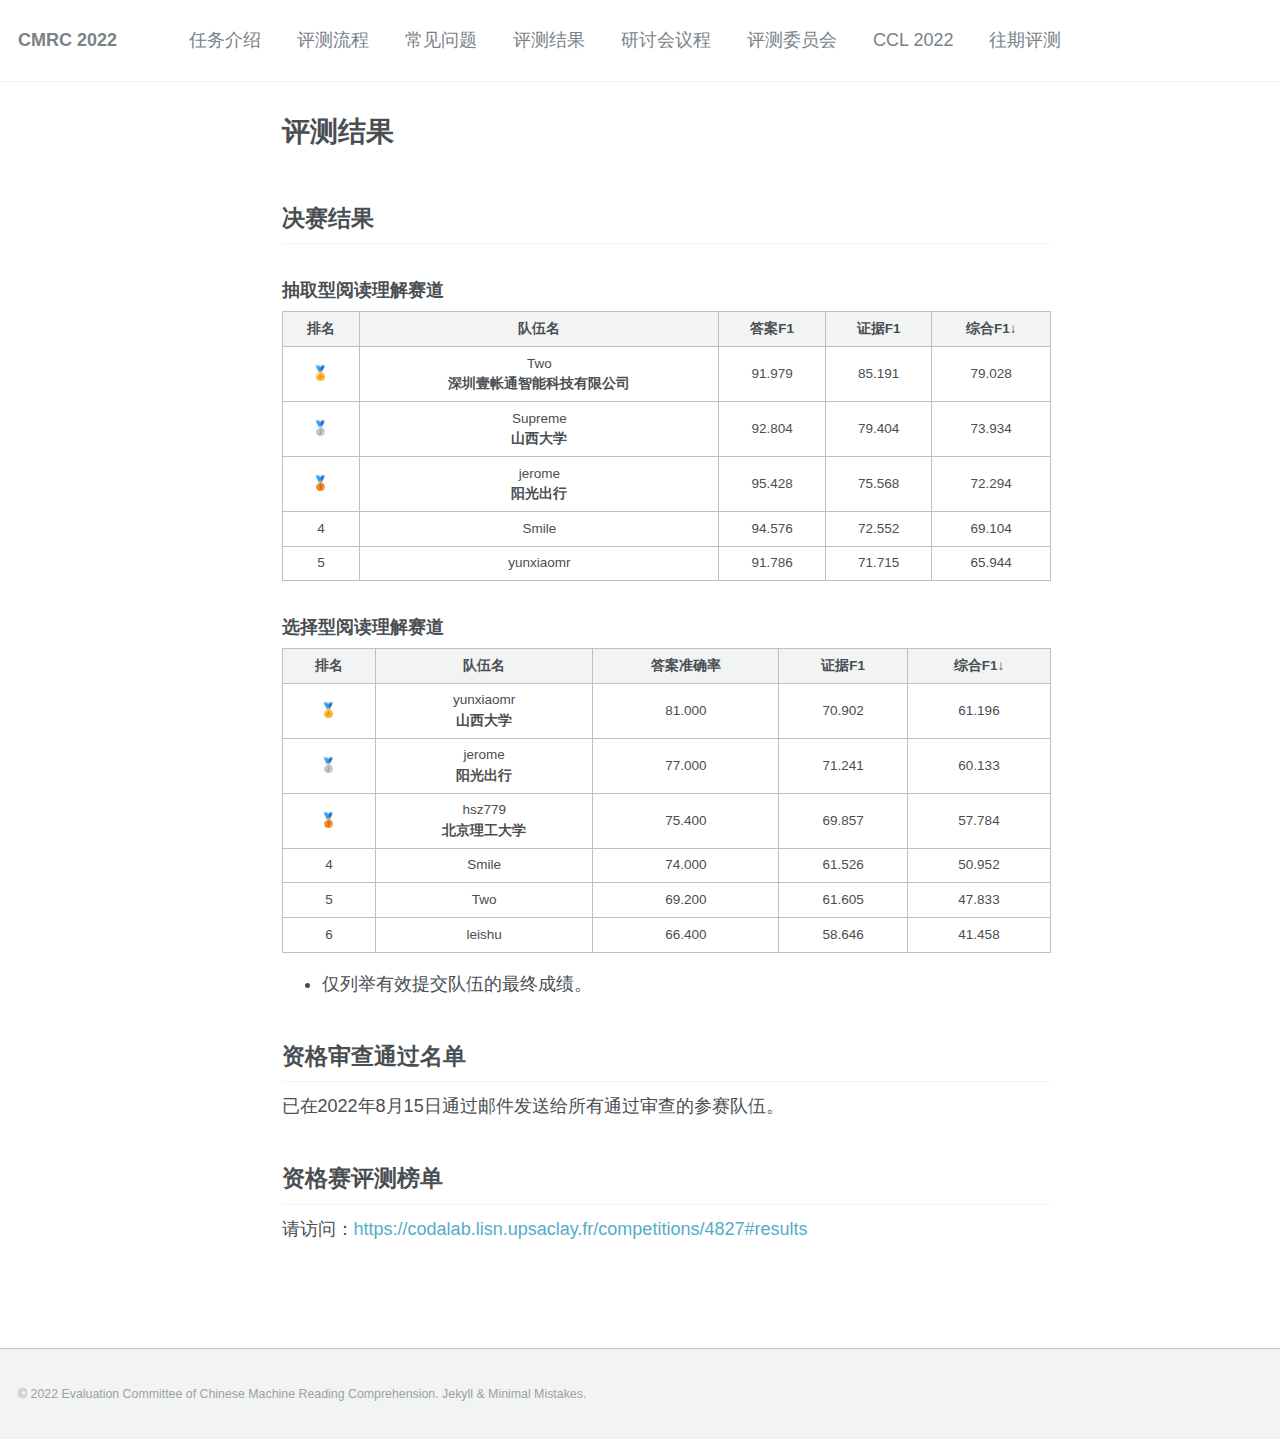
<file: results/index.html>
<!doctype html>
<html lang="zh" class="no-js">
  <head>
    

<meta charset="utf-8">



<!-- begin SEO -->









<title>评测结果 - CMRC 2022</title>







<meta property="og:locale" content="zh">
<meta property="og:site_name" content="CMRC 2022">
<meta property="og:title" content="评测结果">


  <link rel="canonical" href="https://hfl-rc.github.io/cmrc2022/results/">
  <meta property="og:url" content="https://hfl-rc.github.io/cmrc2022/results/">







  

  










  <script type="application/ld+json">
    {
      "@context": "http://schema.org",
      "@type": "Organization",
      "url": "https://hfl-rc.github.io/cmrc2022",
      "logo": "https://hfl-rc.github.io/cmrc2022/images/"
    }
  </script>



  <script type="application/ld+json">
    {
      "@context" : "http://schema.org",
      "@type" : "Person",
      "name" : "Evaluation Committee of Chinese Machine Reading Comprehension",
      "url" : "https://hfl-rc.github.io/cmrc2022",
      "sameAs" : null
    }
  </script>






<!-- end SEO -->


<link href="https://hfl-rc.github.io/cmrc2022/feed.xml" type="application/atom+xml" rel="alternate" title="CMRC 2022 Feed">

<!-- http://t.co/dKP3o1e -->
<meta name="HandheldFriendly" content="True">
<meta name="MobileOptimized" content="320">
<meta name="viewport" content="width=device-width, initial-scale=1.0">

<script>
  document.documentElement.className = document.documentElement.className.replace(/\bno-js\b/g, '') + ' js ';
</script>

<!-- For all browsers -->
<link rel="stylesheet" href="https://hfl-rc.github.io/cmrc2022/assets/css/main.css">

<meta http-equiv="cleartype" content="on">
    <!-- start custom head snippets -->

<!-- insert favicons. use http://realfavicongenerator.net/ -->

<link rel="apple-touch-icon" sizes="57x57" href="https://hfl-rc.github.io/cmrc2022/images/apple-touch-icon-57x57.png">
<link rel="apple-touch-icon" sizes="60x60" href="https://hfl-rc.github.io/cmrc2022/images/apple-touch-icon-60x60.png">
<link rel="apple-touch-icon" sizes="72x72" href="https://hfl-rc.github.io/cmrc2022/images/apple-touch-icon-72x72.png">
<link rel="apple-touch-icon" sizes="76x76" href="https://hfl-rc.github.io/cmrc2022/images/apple-touch-icon-76x76.png">
<link rel="apple-touch-icon" sizes="114x114" href="https://hfl-rc.github.io/cmrc2022/images/apple-touch-icon-114x114.png">
<link rel="apple-touch-icon" sizes="120x120" href="https://hfl-rc.github.io/cmrc2022/images/apple-touch-icon-120x120.png">
<link rel="apple-touch-icon" sizes="144x144" href="https://hfl-rc.github.io/cmrc2022/images/apple-touch-icon-144x144.png">
<link rel="apple-touch-icon" sizes="152x152" href="https://hfl-rc.github.io/cmrc2022/images/apple-touch-icon-152x152.png">
<link rel="icon" type="image/png" href="https://hfl-rc.github.io/cmrc2022/images/favicon-32x32.png" sizes="32x32">
<link rel="icon" type="image/png" href="https://hfl-rc.github.io/cmrc2022/images/favicon-16x16.png" sizes="16x16">
<link rel="manifest" href="https://hfl-rc.github.io/cmrc2022/images/manifest.json">
<link rel="mask-icon" href="https://hfl-rc.github.io/cmrc2022/images/safari-pinned-tab.svg" color="#5bbad5">
<meta name="msapplication-TileColor" content="#2b5797">
<meta name="msapplication-TileImage" content="https://hfl-rc.github.io/cmrc2022/images/mstile-144x144.png">
<meta name="theme-color" content="#ffffff">

<!-- end custom head snippets -->

  </head>

  <body>

    <!--[if lt IE 9]>
<div class="notice--danger align-center" style="margin: 0;">You are using an <strong>outdated</strong> browser. Please <a href="http://browsehappy.com/">upgrade your browser</a> to improve your experience.</div>
<![endif]-->
    

<div class="masthead">
  <div class="masthead__inner-wrap">
    <div class="masthead__menu">
      <nav id="site-nav" class="greedy-nav">
        <button><div class="navicon"></div></button>
        <ul class="visible-links">
          <li class="masthead__menu-item masthead__menu-item--lg"><a href="https://hfl-rc.github.io/cmrc2022/">CMRC 2022</a></li>
          
            
            <li class="masthead__menu-item"><a href="https://hfl-rc.github.io/cmrc2022/task">任务介绍</a></li>
          
            
            <li class="masthead__menu-item"><a href="https://hfl-rc.github.io/cmrc2022/submission">评测流程</a></li>
          
            
            <li class="masthead__menu-item"><a href="https://hfl-rc.github.io/cmrc2022/faq">常见问题</a></li>
          
            
            <li class="masthead__menu-item"><a href="https://hfl-rc.github.io/cmrc2022/results">评测结果</a></li>
          
            
            <li class="masthead__menu-item"><a href="https://hfl-rc.github.io/cmrc2022/program">研讨会议程</a></li>
          
            
            <li class="masthead__menu-item"><a href="https://hfl-rc.github.io/cmrc2022/committee">评测委员会</a></li>
          
            
            <li class="masthead__menu-item"><a href="http://cips-cl.org/static/CCL2022/index.html">CCL 2022</a></li>
          
            
            <li class="masthead__menu-item"><a href="http://cmrc.hfl-rc.com">往期评测</a></li>
          
        </ul>
        <ul class="hidden-links hidden"></ul>
      </nav>
    </div>
  </div>
</div>


    





<div id="main" role="main">
  



  <article class="page" itemscope itemtype="http://schema.org/CreativeWork">
    <meta itemprop="headline" content="评测结果">
    
    
    

    <div class="page__inner-wrap">
      
        <header>
          <h1 class="page__title" itemprop="headline">评测结果
</h1>
          
        </header>
      

      <section class="page__content" itemprop="text">
        
<h2 id="决赛结果">决赛结果</h2>

<h3 id="抽取型阅读理解赛道">抽取型阅读理解赛道</h3>

<table>
  <thead>
    <tr>
      <th style="text-align: center">排名</th>
      <th style="text-align: center">队伍名</th>
      <th style="text-align: center">答案F1</th>
      <th style="text-align: center">证据F1</th>
      <th style="text-align: center">综合F1↓</th>
    </tr>
  </thead>
  <tbody>
    <tr>
      <td style="text-align: center">🏅</td>
      <td style="text-align: center">Two<br /><strong>深圳壹帐通智能科技有限公司</strong></td>
      <td style="text-align: center">91.979</td>
      <td style="text-align: center">85.191</td>
      <td style="text-align: center">79.028</td>
    </tr>
    <tr>
      <td style="text-align: center">🥈</td>
      <td style="text-align: center">Supreme<br /><strong>山西大学</strong></td>
      <td style="text-align: center">92.804</td>
      <td style="text-align: center">79.404</td>
      <td style="text-align: center">73.934</td>
    </tr>
    <tr>
      <td style="text-align: center">🥉</td>
      <td style="text-align: center">jerome<br /><strong>阳光出行</strong></td>
      <td style="text-align: center">95.428</td>
      <td style="text-align: center">75.568</td>
      <td style="text-align: center">72.294</td>
    </tr>
    <tr>
      <td style="text-align: center">4</td>
      <td style="text-align: center">Smile</td>
      <td style="text-align: center">94.576</td>
      <td style="text-align: center">72.552</td>
      <td style="text-align: center">69.104</td>
    </tr>
    <tr>
      <td style="text-align: center">5</td>
      <td style="text-align: center">yunxiaomr</td>
      <td style="text-align: center">91.786</td>
      <td style="text-align: center">71.715</td>
      <td style="text-align: center">65.944</td>
    </tr>
  </tbody>
</table>

<h3 id="选择型阅读理解赛道">选择型阅读理解赛道</h3>

<table>
  <thead>
    <tr>
      <th style="text-align: center">排名</th>
      <th style="text-align: center">队伍名</th>
      <th style="text-align: center">答案准确率</th>
      <th style="text-align: center">证据F1</th>
      <th style="text-align: center">综合F1↓</th>
    </tr>
  </thead>
  <tbody>
    <tr>
      <td style="text-align: center">🏅</td>
      <td style="text-align: center">yunxiaomr<br /><strong>山西大学</strong></td>
      <td style="text-align: center">81.000</td>
      <td style="text-align: center">70.902</td>
      <td style="text-align: center">61.196</td>
    </tr>
    <tr>
      <td style="text-align: center">🥈</td>
      <td style="text-align: center">jerome<br /><strong>阳光出行</strong></td>
      <td style="text-align: center">77.000</td>
      <td style="text-align: center">71.241</td>
      <td style="text-align: center">60.133</td>
    </tr>
    <tr>
      <td style="text-align: center">🥉</td>
      <td style="text-align: center">hsz779<br /><strong>北京理工大学</strong></td>
      <td style="text-align: center">75.400</td>
      <td style="text-align: center">69.857</td>
      <td style="text-align: center">57.784</td>
    </tr>
    <tr>
      <td style="text-align: center">4</td>
      <td style="text-align: center">Smile</td>
      <td style="text-align: center">74.000</td>
      <td style="text-align: center">61.526</td>
      <td style="text-align: center">50.952</td>
    </tr>
    <tr>
      <td style="text-align: center">5</td>
      <td style="text-align: center">Two</td>
      <td style="text-align: center">69.200</td>
      <td style="text-align: center">61.605</td>
      <td style="text-align: center">47.833</td>
    </tr>
    <tr>
      <td style="text-align: center">6</td>
      <td style="text-align: center">leishu</td>
      <td style="text-align: center">66.400</td>
      <td style="text-align: center">58.646</td>
      <td style="text-align: center">41.458</td>
    </tr>
  </tbody>
</table>

<ul>
  <li>仅列举有效提交队伍的最终成绩。</li>
</ul>

<h2 id="资格审查通过名单">资格审查通过名单</h2>

<p>已在2022年8月15日通过邮件发送给所有通过审查的参赛队伍。</p>

<h2 id="资格赛评测榜单">资格赛评测榜单</h2>
<p>请访问：<a href="https://codalab.lisn.upsaclay.fr/competitions/4827#results">https://codalab.lisn.upsaclay.fr/competitions/4827#results</a></p>


        
      </section>

      <footer class="page__meta">
        
        




        
      </footer>

      

      


    </div>

    
  </article>

  
  
</div>

    <div class="page__footer">
      <footer>
        <!-- start custom footer snippets -->

<!-- end custom footer snippets -->
        

<div class="page__footer-follow">
  <ul class="social-icons">
    
    
    
    
    
    
    <!--<li><a href="https://hfl-rc.github.io/cmrc2022/feed.xml"><i class="fa fa-fw fa-rss-square" aria-hidden="true"></i> </a></li>-->
  </ul>
</div>

<div class="page__footer-copyright">&copy; 2022 Evaluation Committee of Chinese Machine Reading Comprehension.  <a href="http://jekyllrb.com" rel="nofollow">Jekyll</a> &amp; <a href="https://mademistakes.com/work/minimal-mistakes-jekyll-theme/" rel="nofollow">Minimal Mistakes</a>.</div>

      </footer>
    </div>

    <script src="https://hfl-rc.github.io/cmrc2022/assets/js/main.min.js"></script>








  </body>
</html>
</file>
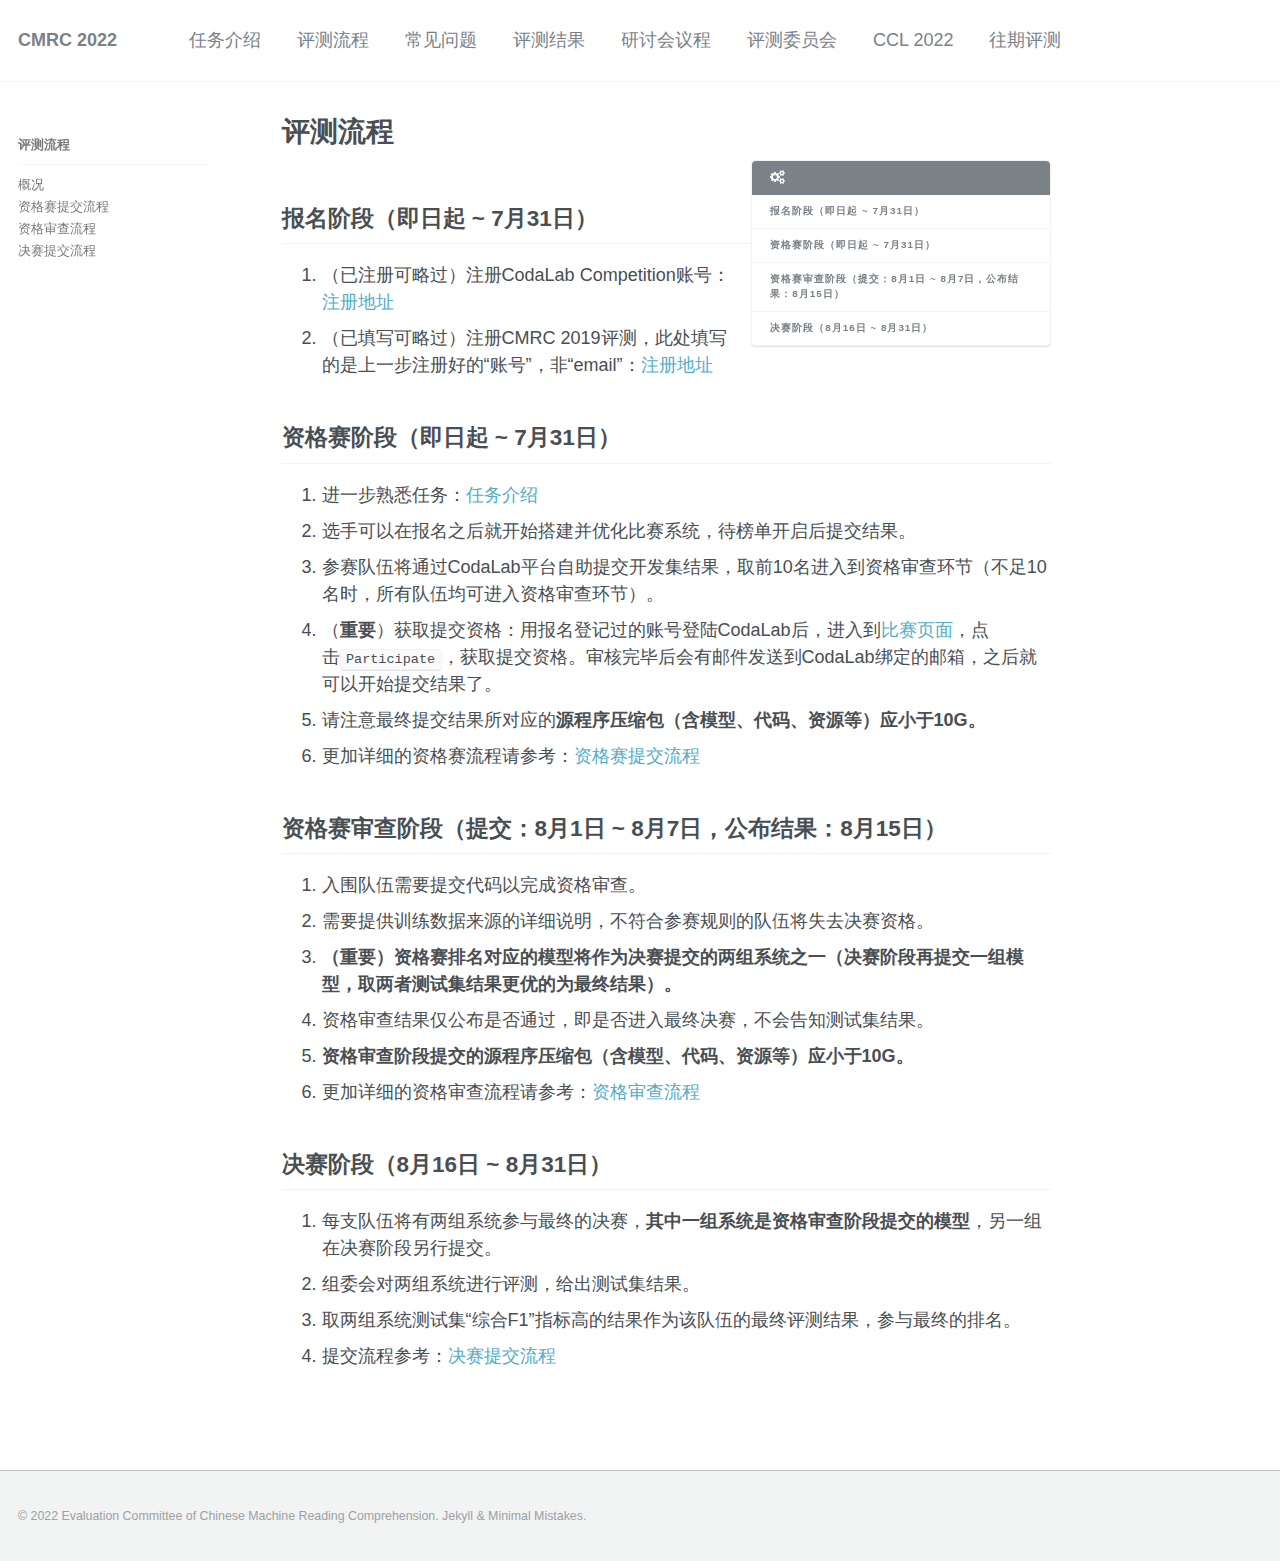
<file: submission/index.html>
<!doctype html>
<html lang="zh" class="no-js">
  <head>
    

<meta charset="utf-8">



<!-- begin SEO -->









<title>评测流程 - CMRC 2022</title>







<meta property="og:locale" content="zh">
<meta property="og:site_name" content="CMRC 2022">
<meta property="og:title" content="评测流程">


  <link rel="canonical" href="https://hfl-rc.github.io/cmrc2022/submission/">
  <meta property="og:url" content="https://hfl-rc.github.io/cmrc2022/submission/">







  

  










  <script type="application/ld+json">
    {
      "@context": "http://schema.org",
      "@type": "Organization",
      "url": "https://hfl-rc.github.io/cmrc2022",
      "logo": "https://hfl-rc.github.io/cmrc2022/images/"
    }
  </script>



  <script type="application/ld+json">
    {
      "@context" : "http://schema.org",
      "@type" : "Person",
      "name" : "Evaluation Committee of Chinese Machine Reading Comprehension",
      "url" : "https://hfl-rc.github.io/cmrc2022",
      "sameAs" : null
    }
  </script>






<!-- end SEO -->


<link href="https://hfl-rc.github.io/cmrc2022/feed.xml" type="application/atom+xml" rel="alternate" title="CMRC 2022 Feed">

<!-- http://t.co/dKP3o1e -->
<meta name="HandheldFriendly" content="True">
<meta name="MobileOptimized" content="320">
<meta name="viewport" content="width=device-width, initial-scale=1.0">

<script>
  document.documentElement.className = document.documentElement.className.replace(/\bno-js\b/g, '') + ' js ';
</script>

<!-- For all browsers -->
<link rel="stylesheet" href="https://hfl-rc.github.io/cmrc2022/assets/css/main.css">

<meta http-equiv="cleartype" content="on">
    <!-- start custom head snippets -->

<!-- insert favicons. use http://realfavicongenerator.net/ -->

<link rel="apple-touch-icon" sizes="57x57" href="https://hfl-rc.github.io/cmrc2022/images/apple-touch-icon-57x57.png">
<link rel="apple-touch-icon" sizes="60x60" href="https://hfl-rc.github.io/cmrc2022/images/apple-touch-icon-60x60.png">
<link rel="apple-touch-icon" sizes="72x72" href="https://hfl-rc.github.io/cmrc2022/images/apple-touch-icon-72x72.png">
<link rel="apple-touch-icon" sizes="76x76" href="https://hfl-rc.github.io/cmrc2022/images/apple-touch-icon-76x76.png">
<link rel="apple-touch-icon" sizes="114x114" href="https://hfl-rc.github.io/cmrc2022/images/apple-touch-icon-114x114.png">
<link rel="apple-touch-icon" sizes="120x120" href="https://hfl-rc.github.io/cmrc2022/images/apple-touch-icon-120x120.png">
<link rel="apple-touch-icon" sizes="144x144" href="https://hfl-rc.github.io/cmrc2022/images/apple-touch-icon-144x144.png">
<link rel="apple-touch-icon" sizes="152x152" href="https://hfl-rc.github.io/cmrc2022/images/apple-touch-icon-152x152.png">
<link rel="icon" type="image/png" href="https://hfl-rc.github.io/cmrc2022/images/favicon-32x32.png" sizes="32x32">
<link rel="icon" type="image/png" href="https://hfl-rc.github.io/cmrc2022/images/favicon-16x16.png" sizes="16x16">
<link rel="manifest" href="https://hfl-rc.github.io/cmrc2022/images/manifest.json">
<link rel="mask-icon" href="https://hfl-rc.github.io/cmrc2022/images/safari-pinned-tab.svg" color="#5bbad5">
<meta name="msapplication-TileColor" content="#2b5797">
<meta name="msapplication-TileImage" content="https://hfl-rc.github.io/cmrc2022/images/mstile-144x144.png">
<meta name="theme-color" content="#ffffff">

<!-- end custom head snippets -->

  </head>

  <body>

    <!--[if lt IE 9]>
<div class="notice--danger align-center" style="margin: 0;">You are using an <strong>outdated</strong> browser. Please <a href="http://browsehappy.com/">upgrade your browser</a> to improve your experience.</div>
<![endif]-->
    

<div class="masthead">
  <div class="masthead__inner-wrap">
    <div class="masthead__menu">
      <nav id="site-nav" class="greedy-nav">
        <button><div class="navicon"></div></button>
        <ul class="visible-links">
          <li class="masthead__menu-item masthead__menu-item--lg"><a href="https://hfl-rc.github.io/cmrc2022/">CMRC 2022</a></li>
          
            
            <li class="masthead__menu-item"><a href="https://hfl-rc.github.io/cmrc2022/task">任务介绍</a></li>
          
            
            <li class="masthead__menu-item"><a href="https://hfl-rc.github.io/cmrc2022/submission">评测流程</a></li>
          
            
            <li class="masthead__menu-item"><a href="https://hfl-rc.github.io/cmrc2022/faq">常见问题</a></li>
          
            
            <li class="masthead__menu-item"><a href="https://hfl-rc.github.io/cmrc2022/results">评测结果</a></li>
          
            
            <li class="masthead__menu-item"><a href="https://hfl-rc.github.io/cmrc2022/program">研讨会议程</a></li>
          
            
            <li class="masthead__menu-item"><a href="https://hfl-rc.github.io/cmrc2022/committee">评测委员会</a></li>
          
            
            <li class="masthead__menu-item"><a href="http://cips-cl.org/static/CCL2022/index.html">CCL 2022</a></li>
          
            
            <li class="masthead__menu-item"><a href="http://cmrc.hfl-rc.com">往期评测</a></li>
          
        </ul>
        <ul class="hidden-links hidden"></ul>
      </nav>
    </div>
  </div>
</div>


    





<div id="main" role="main">
  


  <div class="sidebar sticky">
  
  
    
      
      
      
    
    
      


<nav class="nav__list">
  
  <ul>
    
      <li>
        
          <span class="nav__sub-title">评测流程</span>
        

        
        <ul>
          
            
            

            
            

            <li><a href="https://hfl-rc.github.io/cmrc2022/submission" class="">概况</a></li>
          
            
            

            
            

            <li><a href="https://hfl-rc.github.io/cmrc2022/qualifying" class="">资格赛提交流程</a></li>
          
            
            

            
            

            <li><a href="https://hfl-rc.github.io/cmrc2022/verification" class="">资格审查流程</a></li>
          
            
            

            
            

            <li><a href="https://hfl-rc.github.io/cmrc2022/final" class="">决赛提交流程</a></li>
          
        </ul>
        
      </li>
    
  </ul>
</nav>
    
  
  </div>


  <article class="page" itemscope itemtype="http://schema.org/CreativeWork">
    <meta itemprop="headline" content="评测流程">
    
    
    

    <div class="page__inner-wrap">
      
        <header>
          <h1 class="page__title" itemprop="headline">评测流程
</h1>
          
        </header>
      

      <section class="page__content" itemprop="text">
        
<aside class="sidebar__right">
<nav class="toc">
    <header><h4 class="nav__title"><i class="fa fa-gears"></i> </h4></header>
<ul class="toc__menu" id="markdown-toc">
  <li><a href="#报名阶段即日起--7月31日" id="markdown-toc-报名阶段即日起--7月31日">报名阶段（即日起 ~ 7月31日）</a></li>
  <li><a href="#资格赛阶段即日起--7月31日" id="markdown-toc-资格赛阶段即日起--7月31日">资格赛阶段（即日起 ~ 7月31日）</a></li>
  <li><a href="#资格赛审查阶段提交8月1日--8月7日公布结果8月15日" id="markdown-toc-资格赛审查阶段提交8月1日--8月7日公布结果8月15日">资格赛审查阶段（提交：8月1日 ~ 8月7日，公布结果：8月15日）</a></li>
  <li><a href="#决赛阶段8月16日--8月31日" id="markdown-toc-决赛阶段8月16日--8月31日">决赛阶段（8月16日 ~ 8月31日）</a></li>
</ul>

  </nav>
</aside>

<h2 id="报名阶段即日起--7月31日">报名阶段（即日起 ~ 7月31日）</h2>
<ol>
  <li>（已注册可略过）注册CodaLab Competition账号：<a href="https://codalab.lisn.upsaclay.fr">注册地址</a></li>
  <li>（已填写可略过）注册CMRC 2019评测，此处填写的是上一步注册好的“账号”，非“email”：<a href="https://wj.qq.com/s2/10202266/6435/">注册地址</a></li>
</ol>

<h2 id="资格赛阶段即日起--7月31日">资格赛阶段（即日起 ~ 7月31日）</h2>
<ol>
  <li>进一步熟悉任务：<a href="../task">任务介绍</a></li>
  <li>选手可以在报名之后就开始搭建并优化比赛系统，待榜单开启后提交结果。</li>
  <li>参赛队伍将通过CodaLab平台自助提交开发集结果，取前10名进入到资格审查环节（不足10名时，所有队伍均可进入资格审查环节）。</li>
  <li>（<strong>重要</strong>）获取提交资格：用报名登记过的账号登陆CodaLab后，进入到<a href="https://codalab.lisn.upsaclay.fr/competitions/4827">比赛页面</a>，点击<code class="highlighter-rouge">Participate</code>，获取提交资格。审核完毕后会有邮件发送到CodaLab绑定的邮箱，之后就可以开始提交结果了。</li>
  <li>请注意最终提交结果所对应的<strong>源程序压缩包（含模型、代码、资源等）应小于10G。</strong></li>
  <li>更加详细的资格赛流程请参考：<a href="../qualifying">资格赛提交流程</a></li>
</ol>

<h2 id="资格赛审查阶段提交8月1日--8月7日公布结果8月15日">资格赛审查阶段（提交：8月1日 ~ 8月7日，公布结果：8月15日）</h2>
<ol>
  <li>入围队伍需要提交代码以完成资格审查。</li>
  <li>需要提供训练数据来源的详细说明，不符合参赛规则的队伍将失去决赛资格。</li>
  <li><strong>（重要）资格赛排名对应的模型将作为决赛提交的两组系统之一（决赛阶段再提交一组模型，取两者测试集结果更优的为最终结果）。</strong></li>
  <li>资格审查结果仅公布是否通过，即是否进入最终决赛，不会告知测试集结果。</li>
  <li><strong>资格审查阶段提交的源程序压缩包（含模型、代码、资源等）应小于10G。</strong></li>
  <li>更加详细的资格审查流程请参考：<a href="../verification">资格审查流程</a></li>
</ol>

<h2 id="决赛阶段8月16日--8月31日">决赛阶段（8月16日 ~ 8月31日）</h2>
<ol>
  <li>每支队伍将有两组系统参与最终的决赛，<strong>其中一组系统是资格审查阶段提交的模型</strong>，另一组在决赛阶段另行提交。</li>
  <li>组委会对两组系统进行评测，给出测试集结果。</li>
  <li>取两组系统测试集“综合F1”指标高的结果作为该队伍的最终评测结果，参与最终的排名。</li>
  <li>提交流程参考：<a href="../finals">决赛提交流程</a></li>
</ol>


        
      </section>

      <footer class="page__meta">
        
        




        
      </footer>

      

      


    </div>

    
  </article>

  
  
</div>

    <div class="page__footer">
      <footer>
        <!-- start custom footer snippets -->

<!-- end custom footer snippets -->
        

<div class="page__footer-follow">
  <ul class="social-icons">
    
    
    
    
    
    
    <!--<li><a href="https://hfl-rc.github.io/cmrc2022/feed.xml"><i class="fa fa-fw fa-rss-square" aria-hidden="true"></i> </a></li>-->
  </ul>
</div>

<div class="page__footer-copyright">&copy; 2022 Evaluation Committee of Chinese Machine Reading Comprehension.  <a href="http://jekyllrb.com" rel="nofollow">Jekyll</a> &amp; <a href="https://mademistakes.com/work/minimal-mistakes-jekyll-theme/" rel="nofollow">Minimal Mistakes</a>.</div>

      </footer>
    </div>

    <script src="https://hfl-rc.github.io/cmrc2022/assets/js/main.min.js"></script>








  </body>
</html>
</file>
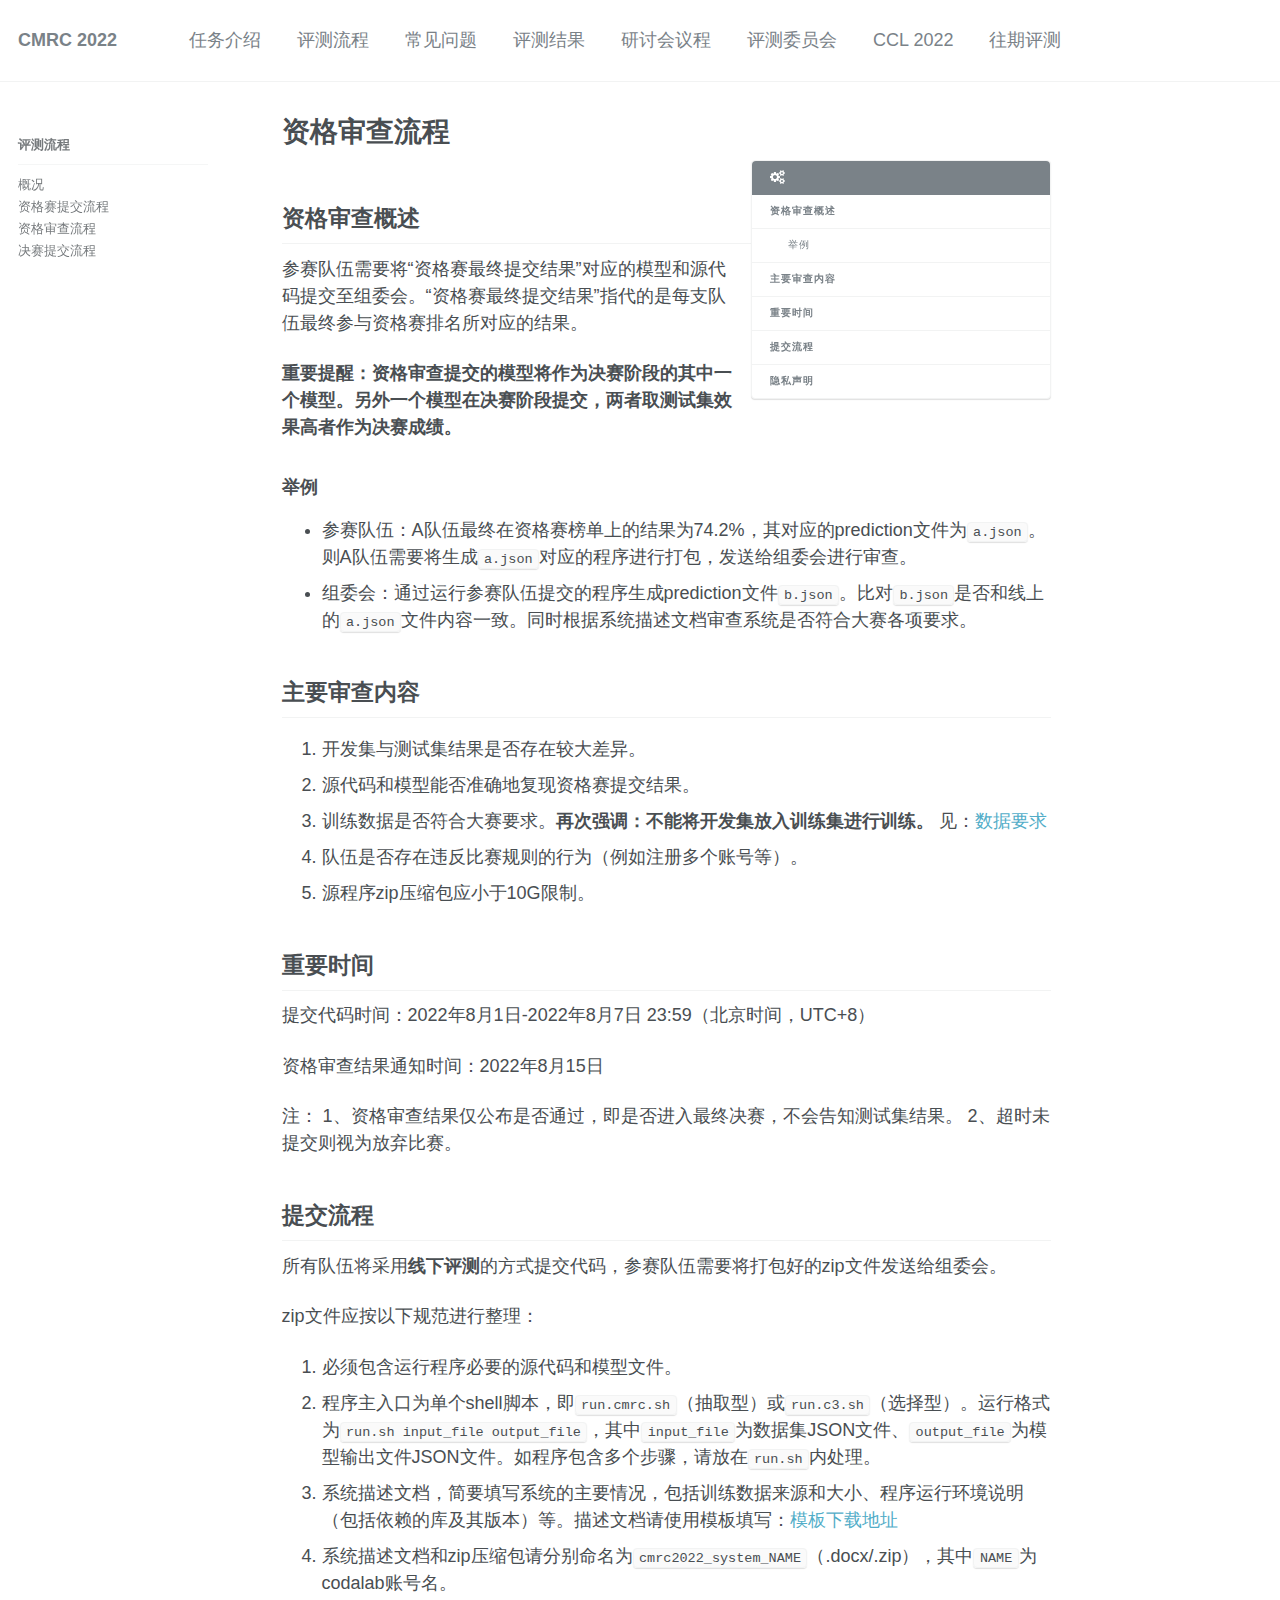
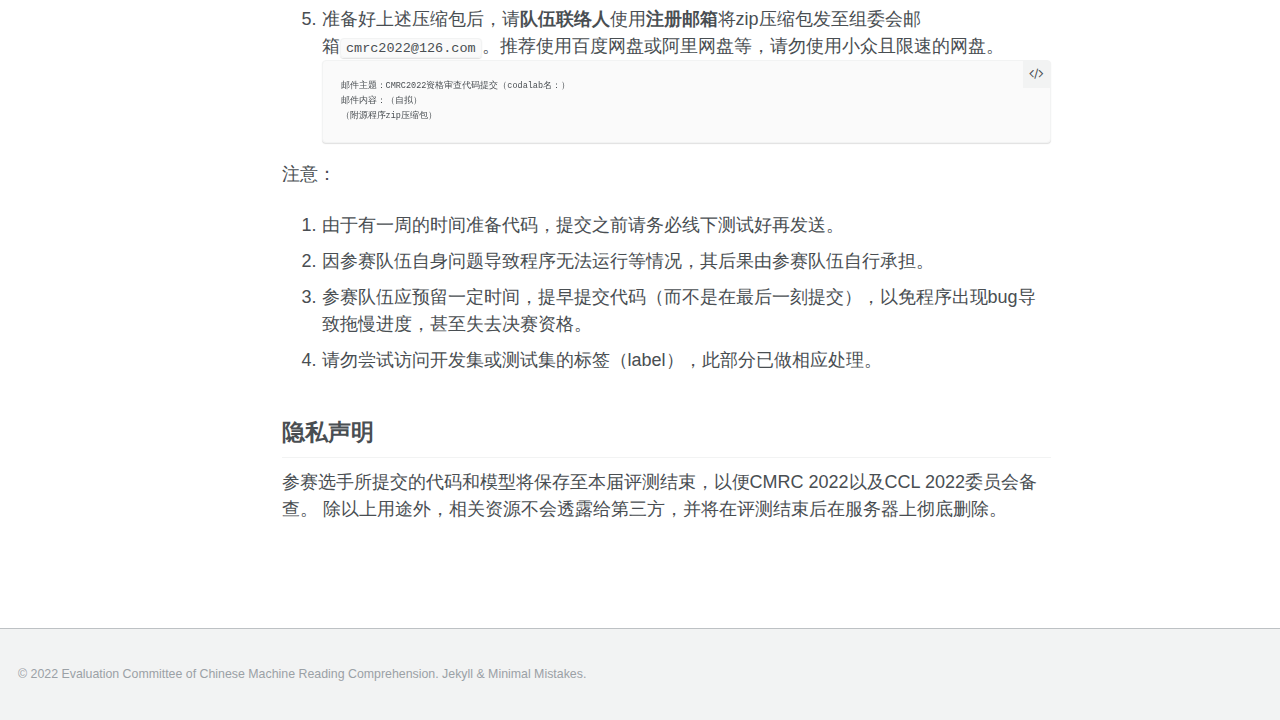
<file: verification/index.html>
<!doctype html>
<html lang="zh" class="no-js">
  <head>
    

<meta charset="utf-8">



<!-- begin SEO -->









<title>资格审查流程 - CMRC 2022</title>







<meta property="og:locale" content="zh">
<meta property="og:site_name" content="CMRC 2022">
<meta property="og:title" content="资格审查流程">


  <link rel="canonical" href="https://hfl-rc.github.io/cmrc2022/verification/">
  <meta property="og:url" content="https://hfl-rc.github.io/cmrc2022/verification/">







  

  










  <script type="application/ld+json">
    {
      "@context": "http://schema.org",
      "@type": "Organization",
      "url": "https://hfl-rc.github.io/cmrc2022",
      "logo": "https://hfl-rc.github.io/cmrc2022/images/"
    }
  </script>



  <script type="application/ld+json">
    {
      "@context" : "http://schema.org",
      "@type" : "Person",
      "name" : "Evaluation Committee of Chinese Machine Reading Comprehension",
      "url" : "https://hfl-rc.github.io/cmrc2022",
      "sameAs" : null
    }
  </script>






<!-- end SEO -->


<link href="https://hfl-rc.github.io/cmrc2022/feed.xml" type="application/atom+xml" rel="alternate" title="CMRC 2022 Feed">

<!-- http://t.co/dKP3o1e -->
<meta name="HandheldFriendly" content="True">
<meta name="MobileOptimized" content="320">
<meta name="viewport" content="width=device-width, initial-scale=1.0">

<script>
  document.documentElement.className = document.documentElement.className.replace(/\bno-js\b/g, '') + ' js ';
</script>

<!-- For all browsers -->
<link rel="stylesheet" href="https://hfl-rc.github.io/cmrc2022/assets/css/main.css">

<meta http-equiv="cleartype" content="on">
    <!-- start custom head snippets -->

<!-- insert favicons. use http://realfavicongenerator.net/ -->

<link rel="apple-touch-icon" sizes="57x57" href="https://hfl-rc.github.io/cmrc2022/images/apple-touch-icon-57x57.png">
<link rel="apple-touch-icon" sizes="60x60" href="https://hfl-rc.github.io/cmrc2022/images/apple-touch-icon-60x60.png">
<link rel="apple-touch-icon" sizes="72x72" href="https://hfl-rc.github.io/cmrc2022/images/apple-touch-icon-72x72.png">
<link rel="apple-touch-icon" sizes="76x76" href="https://hfl-rc.github.io/cmrc2022/images/apple-touch-icon-76x76.png">
<link rel="apple-touch-icon" sizes="114x114" href="https://hfl-rc.github.io/cmrc2022/images/apple-touch-icon-114x114.png">
<link rel="apple-touch-icon" sizes="120x120" href="https://hfl-rc.github.io/cmrc2022/images/apple-touch-icon-120x120.png">
<link rel="apple-touch-icon" sizes="144x144" href="https://hfl-rc.github.io/cmrc2022/images/apple-touch-icon-144x144.png">
<link rel="apple-touch-icon" sizes="152x152" href="https://hfl-rc.github.io/cmrc2022/images/apple-touch-icon-152x152.png">
<link rel="icon" type="image/png" href="https://hfl-rc.github.io/cmrc2022/images/favicon-32x32.png" sizes="32x32">
<link rel="icon" type="image/png" href="https://hfl-rc.github.io/cmrc2022/images/favicon-16x16.png" sizes="16x16">
<link rel="manifest" href="https://hfl-rc.github.io/cmrc2022/images/manifest.json">
<link rel="mask-icon" href="https://hfl-rc.github.io/cmrc2022/images/safari-pinned-tab.svg" color="#5bbad5">
<meta name="msapplication-TileColor" content="#2b5797">
<meta name="msapplication-TileImage" content="https://hfl-rc.github.io/cmrc2022/images/mstile-144x144.png">
<meta name="theme-color" content="#ffffff">

<!-- end custom head snippets -->

  </head>

  <body>

    <!--[if lt IE 9]>
<div class="notice--danger align-center" style="margin: 0;">You are using an <strong>outdated</strong> browser. Please <a href="http://browsehappy.com/">upgrade your browser</a> to improve your experience.</div>
<![endif]-->
    

<div class="masthead">
  <div class="masthead__inner-wrap">
    <div class="masthead__menu">
      <nav id="site-nav" class="greedy-nav">
        <button><div class="navicon"></div></button>
        <ul class="visible-links">
          <li class="masthead__menu-item masthead__menu-item--lg"><a href="https://hfl-rc.github.io/cmrc2022/">CMRC 2022</a></li>
          
            
            <li class="masthead__menu-item"><a href="https://hfl-rc.github.io/cmrc2022/task">任务介绍</a></li>
          
            
            <li class="masthead__menu-item"><a href="https://hfl-rc.github.io/cmrc2022/submission">评测流程</a></li>
          
            
            <li class="masthead__menu-item"><a href="https://hfl-rc.github.io/cmrc2022/faq">常见问题</a></li>
          
            
            <li class="masthead__menu-item"><a href="https://hfl-rc.github.io/cmrc2022/results">评测结果</a></li>
          
            
            <li class="masthead__menu-item"><a href="https://hfl-rc.github.io/cmrc2022/program">研讨会议程</a></li>
          
            
            <li class="masthead__menu-item"><a href="https://hfl-rc.github.io/cmrc2022/committee">评测委员会</a></li>
          
            
            <li class="masthead__menu-item"><a href="http://cips-cl.org/static/CCL2022/index.html">CCL 2022</a></li>
          
            
            <li class="masthead__menu-item"><a href="http://cmrc.hfl-rc.com">往期评测</a></li>
          
        </ul>
        <ul class="hidden-links hidden"></ul>
      </nav>
    </div>
  </div>
</div>


    





<div id="main" role="main">
  


  <div class="sidebar sticky">
  
  
    
      
      
      
    
    
      


<nav class="nav__list">
  
  <ul>
    
      <li>
        
          <span class="nav__sub-title">评测流程</span>
        

        
        <ul>
          
            
            

            
            

            <li><a href="https://hfl-rc.github.io/cmrc2022/submission" class="">概况</a></li>
          
            
            

            
            

            <li><a href="https://hfl-rc.github.io/cmrc2022/qualifying" class="">资格赛提交流程</a></li>
          
            
            

            
            

            <li><a href="https://hfl-rc.github.io/cmrc2022/verification" class="">资格审查流程</a></li>
          
            
            

            
            

            <li><a href="https://hfl-rc.github.io/cmrc2022/final" class="">决赛提交流程</a></li>
          
        </ul>
        
      </li>
    
  </ul>
</nav>
    
  
  </div>


  <article class="page" itemscope itemtype="http://schema.org/CreativeWork">
    <meta itemprop="headline" content="资格审查流程">
    
    
    

    <div class="page__inner-wrap">
      
        <header>
          <h1 class="page__title" itemprop="headline">资格审查流程
</h1>
          
        </header>
      

      <section class="page__content" itemprop="text">
        
<aside class="sidebar__right">
<nav class="toc">
    <header><h4 class="nav__title"><i class="fa fa-gears"></i> </h4></header>
<ul class="toc__menu" id="markdown-toc">
  <li><a href="#资格审查概述" id="markdown-toc-资格审查概述">资格审查概述</a>    <ul>
      <li><a href="#举例" id="markdown-toc-举例">举例</a></li>
    </ul>
  </li>
  <li><a href="#主要审查内容" id="markdown-toc-主要审查内容">主要审查内容</a></li>
  <li><a href="#重要时间" id="markdown-toc-重要时间">重要时间</a></li>
  <li><a href="#提交流程" id="markdown-toc-提交流程">提交流程</a></li>
  <li><a href="#隐私声明" id="markdown-toc-隐私声明">隐私声明</a></li>
</ul>

  </nav>
</aside>

<h2 id="资格审查概述">资格审查概述</h2>

<p>参赛队伍需要将“资格赛最终提交结果”对应的模型和源代码提交至组委会。“资格赛最终提交结果”指代的是每支队伍最终参与资格赛排名所对应的结果。</p>

<p><strong>重要提醒：资格审查提交的模型将作为决赛阶段的其中一个模型。另外一个模型在决赛阶段提交，两者取测试集效果高者作为决赛成绩。</strong></p>

<h3 id="举例">举例</h3>
<ul>
  <li>参赛队伍：A队伍最终在资格赛榜单上的结果为74.2%，其对应的prediction文件为<code class="highlighter-rouge">a.json</code>。则A队伍需要将生成<code class="highlighter-rouge">a.json</code>对应的程序进行打包，发送给组委会进行审查。</li>
  <li>组委会：通过运行参赛队伍提交的程序生成prediction文件<code class="highlighter-rouge">b.json</code>。比对<code class="highlighter-rouge">b.json</code>是否和线上的<code class="highlighter-rouge">a.json</code>文件内容一致。同时根据系统描述文档审查系统是否符合大赛各项要求。</li>
</ul>

<h2 id="主要审查内容">主要审查内容</h2>

<ol>
  <li>开发集与测试集结果是否存在较大差异。</li>
  <li>源代码和模型能否准确地复现资格赛提交结果。</li>
  <li>训练数据是否符合大赛要求。<strong>再次强调：不能将开发集放入训练集进行训练。</strong> 见：<a href="https://hfl-rc.com/cmrc2022/task/#数据获取和使用要求">数据要求</a></li>
  <li>队伍是否存在违反比赛规则的行为（例如注册多个账号等）。</li>
  <li>源程序zip压缩包应小于10G限制。</li>
</ol>

<h2 id="重要时间">重要时间</h2>

<p>提交代码时间：2022年8月1日-2022年8月7日 23:59（北京时间，UTC+8）</p>

<p>资格审查结果通知时间：2022年8月15日</p>

<p>注：
1、资格审查结果仅公布是否通过，即是否进入最终决赛，不会告知测试集结果。
2、超时未提交则视为放弃比赛。</p>

<h2 id="提交流程">提交流程</h2>

<p>所有队伍将采用<strong>线下评测</strong>的方式提交代码，参赛队伍需要将打包好的zip文件发送给组委会。</p>

<p>zip文件应按以下规范进行整理：</p>
<ol>
  <li>必须包含运行程序必要的源代码和模型文件。</li>
  <li>程序主入口为单个shell脚本，即<code class="highlighter-rouge">run.cmrc.sh</code>（抽取型）或<code class="highlighter-rouge">run.c3.sh</code>（选择型）。运行格式为<code class="highlighter-rouge">run.sh input_file output_file</code>，其中<code class="highlighter-rouge">input_file</code>为数据集JSON文件、<code class="highlighter-rouge">output_file</code>为模型输出文件JSON文件。如程序包含多个步骤，请放在<code class="highlighter-rouge">run.sh</code>内处理。</li>
  <li>系统描述文档，简要填写系统的主要情况，包括训练数据来源和大小、程序运行环境说明（包括依赖的库及其版本）等。描述文档请使用模板填写：<a href="../res/cmrc2022_system_template.docx">模板下载地址</a></li>
  <li>系统描述文档和zip压缩包请分别命名为<code class="highlighter-rouge">cmrc2022_system_NAME</code>（.docx/.zip），其中<code class="highlighter-rouge">NAME</code>为codalab账号名。</li>
  <li>准备好上述压缩包后，请<strong>队伍联络人</strong>使用<strong>注册邮箱</strong>将zip压缩包发至组委会邮箱<code class="highlighter-rouge">cmrc2022@126.com</code>。推荐使用百度网盘或阿里网盘等，请勿使用小众且限速的网盘。
    <div class="highlighter-rouge"><div class="highlight"><pre class="highlight"><code>邮件主题：CMRC2022资格审查代码提交（codalab名：）
邮件内容：（自拟）
（附源程序zip压缩包）
</code></pre></div>    </div>
  </li>
</ol>

<p>注意：</p>
<ol>
  <li>由于有一周的时间准备代码，提交之前请务必线下测试好再发送。</li>
  <li>因参赛队伍自身问题导致程序无法运行等情况，其后果由参赛队伍自行承担。</li>
  <li>参赛队伍应预留一定时间，提早提交代码（而不是在最后一刻提交），以免程序出现bug导致拖慢进度，甚至失去决赛资格。</li>
  <li>请勿尝试访问开发集或测试集的标签（label），此部分已做相应处理。</li>
</ol>

<h2 id="隐私声明">隐私声明</h2>
<p>参赛选手所提交的代码和模型将保存至本届评测结束，以便CMRC 2022以及CCL 2022委员会备查。
除以上用途外，相关资源不会透露给第三方，并将在评测结束后在服务器上彻底删除。</p>

        
      </section>

      <footer class="page__meta">
        
        




        
      </footer>

      

      


    </div>

    
  </article>

  
  
</div>

    <div class="page__footer">
      <footer>
        <!-- start custom footer snippets -->

<!-- end custom footer snippets -->
        

<div class="page__footer-follow">
  <ul class="social-icons">
    
    
    
    
    
    
    <!--<li><a href="https://hfl-rc.github.io/cmrc2022/feed.xml"><i class="fa fa-fw fa-rss-square" aria-hidden="true"></i> </a></li>-->
  </ul>
</div>

<div class="page__footer-copyright">&copy; 2022 Evaluation Committee of Chinese Machine Reading Comprehension.  <a href="http://jekyllrb.com" rel="nofollow">Jekyll</a> &amp; <a href="https://mademistakes.com/work/minimal-mistakes-jekyll-theme/" rel="nofollow">Minimal Mistakes</a>.</div>

      </footer>
    </div>

    <script src="https://hfl-rc.github.io/cmrc2022/assets/js/main.min.js"></script>








  </body>
</html>
</file>
